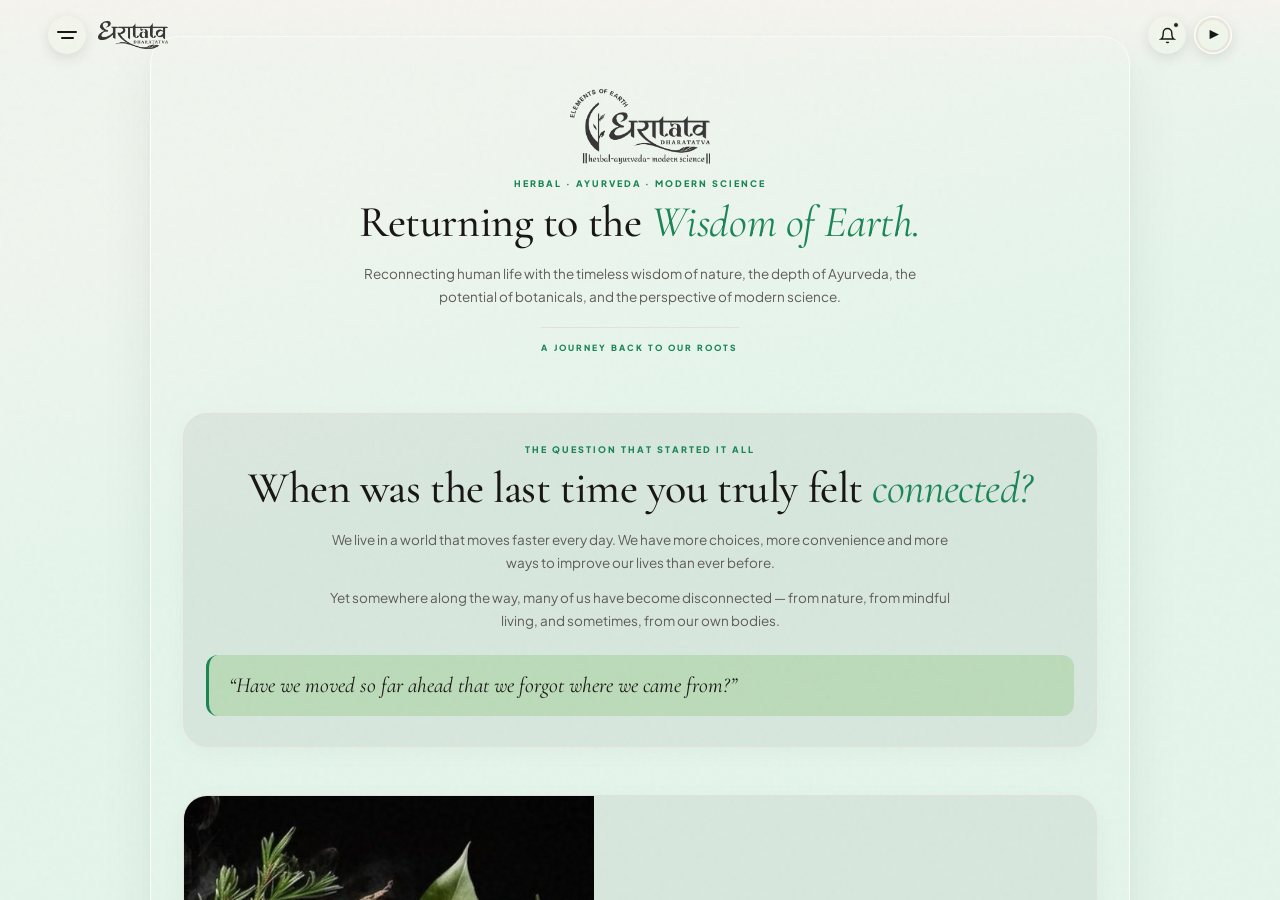
<file: about_dharatatva.html>
<!DOCTYPE html>
<html lang="en">
<head>
  <meta charset="UTF-8" />
  <meta name="viewport" content="width=device-width, initial-scale=1.0, maximum-scale=1.0, user-scalable=no, viewport-fit=cover" />
  <title>About - Dharatatva</title>

	<!-- Favicon & WhatsApp Preview Logo Icon -->
  <link rel="icon" type="image/avif" href="https://dharatatva.github.io/web/img/dharatatva_icon_black.avif" />
  <link rel="shortcut icon" href="https://dharatatva.github.io/web/img/dharatatva_icon_black.avif" />
  <link rel="apple-touch-icon" href="https://dharatatva.github.io/web/img/dharatatva_icon_black.avif" />

  <!-- Google Fonts -->
  <link rel="preconnect" href="https://fonts.googleapis.com">
  <link rel="preconnect" href="https://fonts.gstatic.com">
  <link href="https://fonts.googleapis.com/css2?family=Cinzel:wght@500;600;700&family=Cormorant+Garamond:ital,wght@0,400;0,500;0,600;0,700;1,400;1,600&family=Playfair+Display:ital,wght@0,500;0,600;1,400&family=Plus+Jakarta+Sans:wght@300;400;500;600;700;800&display=swap" rel="stylesheet">
  <link rel="stylesheet" href="https://cdnjs.cloudflare.com/ajax/libs/font-awesome/6.4.0/css/all.min.css">

  <script src="https://cdnjs.cloudflare.com/ajax/libs/gsap/3.12.5/gsap.min.js"></script>
  <link rel="stylesheet" type="text/css" href="css/home_style.css"/>
</head>
<body class="page-policy">

  <!-- AMBIENT AUDIO -->
  <audio id="ambientAudio" loop preload="auto">
    <source src="audio/about_dharatatva.opus" type="audio/ogg; codecs=opus">
    <source src="audio/about_dharatatva.opus" type="audio/opus">
  </audio>

  <div class="paper-grain"></div>

  <div class="app-viewport-wrapper">
    <div class="app-viewport-shell" id="appShell">
      <div class="toast-alert" id="toastAlert">Notice</div>
      <div class="global-backdrop" id="globalBackdrop"></div>

      <!-- VEDIC WELCOME DIALOG -->
      <div class="welcome-dialog-overlay" id="welcomeDialogOverlay">
        <div class="welcome-dialog-card">
          <div class="welcome-om-badge">🌿</div>
          <h2 class="welcome-title">Sacred Vedic Ritual</h2>
          <p class="welcome-sub">
            Enable peaceful background flute ambience for a sensory Ayurvedic wellness experience, while we cache ingredients and laboratory formulations for lightning-fast browsing.
          </p>

          <button class="welcome-action-btn-primary" onclick="acceptVedicExperience(true)">
            <span>🎵 Begin Vedic Experience</span>
            <span>→</span>
          </button>

          <button class="welcome-action-btn-secondary" onclick="acceptVedicExperience(false)">
            Enter Silently
          </button>
        </div>
      </div>

      <!-- HEADER -->
      <header>
        <div class="header-left">
          <button class="menu-toggle-btn" id="menuBtn" aria-label="Open Navigation Menu">
            <span></span>
            <span></span>
          </button>

          <a href="https://dharatatva.github.io/web" class="brand-logo-wrap">
            <img src="https://dharatatva.github.io/web/img/logo_dharatatva.avif" alt="Dharatatva" class="brand-logo-img">
          </a>
        </div>

        <div class="header-right-actions">
          <button class="icon-circle-btn" id="notifyBtn" aria-label="Notifications" onclick="showToast('No new notices')">
            <svg viewBox="0 0 24 24"><path d="M18 8A6 6 0 0 0 6 8c0 7-3 9-3 9h18s-3-2-3-9"></path><path d="M13.73 21a2 2 0 0 1-3.46 0"></path></svg>
            <div class="notify-badge"></div>
          </button>

          <div class="audio-wrapper-group">
            <div class="audio-reminder-pill" id="audioReminderPill" onclick="toggleAudio()">
              <span>Tap for Sound</span>
              <span style="font-size:11px; color:#725bb7;">🎵</span>
            </div>

            <div class="header-audio-btn" id="headerAudioBtn" onclick="toggleAudio()" title="Play / Pause Ambient Sound">
              <svg class="audio-progress-svg" viewBox="0 0 38 38">
                <circle class="audio-progress-bg" cx="19" cy="19" r="17"/>
                <circle class="audio-progress-bar" id="audioProgressCircle" cx="19" cy="19" r="17"/>
              </svg>
              <div class="audio-state-icon" id="audioStateIcon">▶</div>
            </div>
          </div>
        </div>
      </header>

      <!-- SCROLLABLE PAGE BODY -->
      <div class="app-scroll-body">
        
        <div class="editorial-page-container">

          <!-- 1. MASTHEAD HERO SECTION (Image 1) -->
          <section class="editorial-hero">
            <img src="https://dharatatva.github.io/web/img/logo_dharatatva_black.avif" alt="Dharatatva Elements of Earth" class="editorial-hero-logo">
            <span class="section-eyebrow">HERBAL · AYURVEDA · MODERN SCIENCE</span>
            <h1 class="editorial-title">
              Returning to the <span class="italic-accent">Wisdom of Earth.</span>
            </h1>
            <p class="editorial-lead" style="max-width: 560px; margin: 0 auto;">
              Reconnecting human life with the timeless wisdom of nature, the depth of Ayurveda, the potential of botanicals, and the perspective of modern science.
            </p>
            <span class="editorial-hero-tag">A Journey Back to Our Roots</span>
          </section>

          <!-- 2. THE QUESTION THAT STARTED IT ALL (Image 2) -->
          <section class="editorial-question-box">
            <span class="section-eyebrow">THE QUESTION THAT STARTED IT ALL</span>
            <h2 class="editorial-title">
              When was the last time you truly felt <span class="italic-accent">connected?</span>
            </h2>
            <div class="editorial-lead" style="max-width: 620px; margin: 0 auto;">
              <p>
                We live in a world that moves faster every day. We have more choices, more convenience and more ways to improve our lives than ever before.
              </p>
              <p>
                Yet somewhere along the way, many of us have become disconnected — from nature, from mindful living, and sometimes, from our own bodies.
              </p>
            </div>
            <div class="reflection-quote-card">
              <p>“Have we moved so far ahead that we forgot where we came from?”</p>
            </div>
          </section>

          <!-- 3. THE DHARATATVA IDEA (Image 3) -->
          <section class="split-feature-card">
            <div class="split-visual-pane">
              <img src="https://dharatatva.github.io/web/img/herbal.avif?auto=format&fit=crop&w=800&q=80" alt="Herbal Ingredients">
              <span class="split-visual-label">HERBAL</span>
            </div>
            <div class="split-text-pane">
              <span class="section-eyebrow">THE DHARATATVA IDEA</span>
              <h2 class="editorial-title">
                Nature was never <span class="italic-accent">outside us.</span>
              </h2>
              <p class="editorial-lead">
                The earth beneath our feet, the air we breathe, the water that sustains us, the fire that gives us energy, and the space that surrounds us are not merely elements of the world around us. They are part of the story of life itself.
              </p>
              <div class="editorial-callout-quote">
                Dharatatva was born from a simple belief: a more conscious relationship with nature can inspire a more thoughtful approach to wellbeing.
              </div>
            </div>
          </section>

          <!-- 4. OUR ORIGIN (Image 4) -->
          <section class="origin-grid-card">
            <span class="section-eyebrow">OUR ORIGIN</span>
            <h2 class="editorial-title">
              Born from the Soil. <span class="italic-accent">Built with Intention.</span>
            </h2>
            <div class="origin-two-cols">
              <div class="origin-col-p">
                <p>
                  <strong>Dharatatva is not simply a label placed on a bottle.</strong>
                </p>
                <p style="margin-top: 10px;">
                  It is an idea — a way of thinking about wellness, formulation and our relationship with nature.
                </p>
              </div>
              <div class="origin-col-p">
                <p>
                  We began with a question: Can ancient wisdom and modern understanding exist together without losing the essence of either?
                </p>
                <p style="margin-top: 10px;">
                  Our answer is Dharatatva — an ongoing journey to bring together traditional Ayurvedic knowledge, carefully considered botanicals and contemporary scientific thinking.
                </p>
              </div>
            </div>
          </section>

          <!-- 5. DHARA + TATVA NAME BREAKDOWN (Image 5) -->
          <section class="dhara-tatva-card">
            <div class="dt-unit">
              <span class="dt-badge">DHARA</span>
              <h4 class="dt-title">That which sustains life.</h4>
              <p class="dt-desc">The Earth. The source. The foundation from which life grows and returns.</p>
            </div>
            <div class="dt-plus">+</div>
            <div class="dt-unit">
              <span class="dt-badge">TATVA</span>
              <h4 class="dt-title">The essential elements.</h4>
              <p class="dt-desc">The fundamental principles that inspire our understanding of nature, balance and life.</p>
            </div>
          </section>

          <!-- 6. CORE PHILOSOPHY & SACRED TRIAD (Images 6 & 7) -->
          <section>
            <div style="text-align: center; margin-bottom: 20px;">
              <span class="section-eyebrow">OUR CORE PHILOSOPHY</span>
              <h2 class="editorial-title">
                Three perspectives. <span class="italic-accent">One thoughtful approach.</span>
              </h2>
              <p class="editorial-lead" style="max-width: 600px; margin: 0 auto;">
                Dharatatva brings together three complementary perspectives — ancient wisdom, the potential of botanicals, and modern scientific thinking.
              </p>
            </div>

            <div class="triad-grid">
              <!-- 01 Ayurveda -->
              <div class="triad-card">
                <div class="triad-img-box">
                  <img src="https://dharatatva.github.io/web/img/ayurveda.avif?auto=format&fit=crop&w=800&q=80" alt="Ayurveda">
                </div>
                <div class="triad-body">
                  <span class="card-step-num">01</span>
                  <h3 class="triad-name">Ayurveda</h3>
                  <span class="triad-sub">Wisdom rooted in balance.</span>
                  <p class="triad-text">
                    Ayurveda offers a holistic way of looking at wellbeing — understanding the individual, the body, lifestyle, balance and the relationship between them.
                  </p>
                </div>
              </div>

              <!-- 02 Botanicals -->
              <div class="triad-card">
                <div class="triad-img-box">
                  <img src="https://dharatatva.github.io/web/img/herbal.avif?auto=format&fit=crop&w=800&q=80" alt="Botanicals">
                </div>
                <div class="triad-body">
                  <span class="card-step-num">02</span>
                  <h3 class="triad-name">Botanicals</h3>
                  <span class="triad-sub">Nature's remarkable potential.</span>
                  <p class="triad-text">
                    Plants have been part of human wellness traditions for generations. We look to botanicals with respect, curiosity and a commitment to thoughtful formulation.
                  </p>
                </div>
              </div>

              <!-- 03 Modern Science -->
              <div class="triad-card">
                <div class="triad-img-box">
                  <img src="https://dharatatva.github.io/web/img/science.avif?auto=format&fit=crop&w=800&q=80" alt="Modern Science">
                </div>
                <div class="triad-body">
                  <span class="card-step-num">03</span>
                  <h3 class="triad-name">Modern Science</h3>
                  <span class="triad-sub">Understanding with greater precision.</span>
                  <p class="triad-text">
                    Modern science gives us tools to understand ingredients, formulation, quality and safety with greater clarity. We believe tradition and scientific thinking can complement one another.
                  </p>
                </div>
              </div>
            </div>
          </section>

          <!-- 7. THE BRIDGE (Image 8) -->
          <section class="bridge-card">
            <span class="section-eyebrow">THE BRIDGE</span>
            <h2 class="editorial-title">
              Where ancient wisdom <span class="italic-accent">meets modern thinking.</span>
            </h2>
            <div class="editorial-lead" style="max-width: 580px; margin: 0 auto;">
              <p>We do not believe that tradition and science have to stand on opposite sides.</p>
              <p>One carries generations of knowledge. The other gives us new ways to study, understand and refine.</p>
            </div>
            <span class="bridge-punchline">Dharatatva exists in the space between them.</span>
          </section>

          <!-- 8. BEHIND EVERY FORMULATION (Image 9) -->
          <section class="process-container-card">
            <span class="section-eyebrow">BEHIND EVERY FORMULATION</span>
            <h2 class="editorial-title">Thought before the bottle.</h2>
            <p class="editorial-lead">
              A product may reach the shelf in a moment. A thoughtful formulation should never begin there.
            </p>

            <div class="process-list">
              <div class="process-item">
                <span class="process-num">01</span>
                <div class="process-content">
                  <h5>Understand</h5>
                  <p>Begin with a real need and understand the purpose behind the formulation.</p>
                </div>
              </div>

              <div class="process-item">
                <span class="process-num">02</span>
                <div class="process-content">
                  <h5>Select</h5>
                  <p>Consider ingredients, botanical qualities and their role within the overall formulation.</p>
                </div>
              </div>

              <div class="process-item">
                <span class="process-num">03</span>
                <div class="process-content">
                  <h5>Formulate</h5>
                  <p>Bring ingredients together with intention, balance and attention to the desired product experience.</p>
                </div>
              </div>

              <div class="process-item">
                <span class="process-num">04</span>
                <div class="process-content">
                  <h5>Refine</h5>
                  <p>Continue improving the formulation rather than rushing something simply because it is marketable.</p>
                </div>
              </div>

              <div class="process-item">
                <span class="process-num">05</span>
                <div class="process-content">
                  <h5>Deliver</h5>
                  <p>Bring the finished product to people with clarity, responsibility and respect for their trust.</p>
                </div>
              </div>
            </div>
          </section>

          <!-- 9. OUR UNWAVERING COMMITMENT (Image 10) -->
          <section class="manifesto-oath-card">
            <span class="section-eyebrow">OUR UNWAVERING COMMITMENT</span>
            <h2 class="editorial-title">
              We don't believe in <span class="italic-accent">gilded illusions.</span>
            </h2>
            <div class="oath-stanzas" style="max-width: 580px; margin: 0 auto;">
              <p>We are not here to make promises that sound beautiful but mean little.</p>
              <p>We are not here simply to follow every passing trend.</p>
              <p>And we do not believe that beautiful packaging can replace thoughtful formulation.</p>
            </div>

            <div class="editorial-rule-divider"></div>

            <div class="oath-conclusion" style="max-width: 560px; margin: 0 auto;">
              <p>We would rather take the time to understand, formulate, refine and improve.</p>
              <p style="margin-top: 6px;">Because when someone chooses Dharatatva, they are not simply choosing a product.</p>
              <span class="oath-highlight">They are placing a little trust in our hands.</span>
            </div>
          </section>

          <!-- 10. DIFFERENT NEEDS (Image 11) -->
          <section>
            <div style="text-align: center; margin-bottom: 20px;">
              <h2 class="editorial-title">
                Different needs. <span class="italic-accent">One philosophy.</span>
              </h2>
              <p class="editorial-lead" style="max-width: 600px; margin: 0 auto;">
                Wellness is personal. Your needs change with your age, lifestyle, priorities and stage of life. Dharatatva is being built with that individuality in mind.
              </p>
            </div>

            <div class="pillars-grid">
              <div class="pillar-card">
                <span class="pillar-num">01</span>
                <h4 class="pillar-title">Health</h4>
                <p class="pillar-desc">Thoughtful solutions inspired by holistic wellbeing and everyday health needs.</p>
              </div>

              <div class="pillar-card">
                <span class="pillar-num">02</span>
                <h4 class="pillar-title">Women</h4>
                <p class="pillar-desc">Formulations created with the unique needs and everyday experiences of women in mind.</p>
              </div>

              <div class="pillar-card">
                <span class="pillar-num">03</span>
                <h4 class="pillar-title">Men</h4>
                <p class="pillar-desc">Purposeful personal wellness and care designed around the modern man's lifestyle.</p>
              </div>

              <div class="pillar-card">
                <span class="pillar-num">04</span>
                <h4 class="pillar-title">Kids</h4>
                <p class="pillar-desc">Thoughtfully considered products for younger members of the family, with care at the centre.</p>
              </div>
            </div>
          </section>

          <!-- 11. QUALITY WITH RESPONSIBILITY (Image 12) -->
          <section class="split-feature-card">
            <div class="split-visual-pane">
              <img src="https://dharatatva.github.io/web/img/science.avif?auto=format&fit=crop&w=800&q=80" alt="Modern Science Laboratory">
              <span class="split-visual-label">MODERN SCIENCE</span>
            </div>
            <div class="split-text-pane">
              <span class="section-eyebrow">QUALITY WITH RESPONSIBILITY</span>
              <h2 class="editorial-title">
                Because trust <span class="italic-accent">should be earned.</span>
              </h2>
              <p class="editorial-lead">
                Our responsibility does not end when a formulation is created. It extends to how we think about ingredients, formulation, quality, product information and the experience we create for the people who choose us.
              </p>
              <p class="editorial-lead" style="margin-top: 10px;">
                We believe transparency should be part of wellness. What a product is, what it is intended for, and how it should be used should never be hidden behind unnecessary mystery.
              </p>

              <div class="responsibility-sub-list">
                <div class="resp-item">
                  <strong>Thoughtful Formulation</strong>
                  <span>Purpose before trend.</span>
                </div>
                <div class="resp-item">
                  <strong>Ingredient Consciousness</strong>
                  <span>Respect for what goes into every formula.</span>
                </div>
                <div class="resp-item">
                  <strong>Responsible Communication</strong>
                  <span>Clarity before exaggerated promises.</span>
                </div>
                <div class="resp-item">
                  <strong>Continuous Improvement</strong>
                  <span>Better is always worth pursuing.</span>
                </div>
              </div>
            </div>
          </section>

          <!-- 12. MORE THAN A PRODUCT BRAND (Image 13) -->
          <section>
            <div style="text-align: center; margin-bottom: 20px;">
              <span class="section-eyebrow">MORE THAN A PRODUCT BRAND</span>
              <h2 class="editorial-title">
                We are building <span class="italic-accent">a relationship with nature.</span>
              </h2>
            </div>

            <div class="values-grid">
              <div class="value-card">
                <span class="card-step-num">01</span>
                <h4 class="pillar-title">Respect</h4>
                <p class="editorial-lead">Respect for the knowledge that came before us and the natural world that continues to inspire us.</p>
              </div>

              <div class="value-card">
                <span class="card-step-num">02</span>
                <h4 class="pillar-title">Responsibility</h4>
                <p class="editorial-lead">Responsibility toward the formulations we create and the trust people place in them.</p>
              </div>

              <div class="value-card">
                <span class="card-step-num">03</span>
                <h4 class="pillar-title">Curiosity</h4>
                <p class="editorial-lead">A willingness to keep learning, questioning, researching and improving.</p>
              </div>
            </div>
          </section>

          <!-- 13. DARK BANNER: THIS IS ONLY THE BEGINNING (Image 14) -->
          <section class="dark-chapter-banner">
            <span class="section-eyebrow">THIS IS ONLY THE BEGINNING</span>
            <h2 class="editorial-title">
              Today is a chapter. <span class="italic-accent">Tomorrow is the journey.</span>
            </h2>
            <div style="max-width: 580px; margin: 0 auto;">
              <p>The products you see today are part of our beginning.</p>
              <p style="margin: 10px 0;">The products yet to come will carry the same intention: to explore better ideas, understand nature more deeply, and create thoughtful solutions for changing lives.</p>
              <p>We do not want to simply become another name on a shelf.</p>
            </div>
            <span class="lead-punch">
              We want Dharatatva to become a reminder — that living well can begin by reconnecting with what is real.
            </span>
          </section>

          <!-- 14. THE DHARATATVA MANIFESTO (Image 15) -->
          <section class="poetic-manifesto-card">
            <span class="section-eyebrow">THE DHARATATVA MANIFESTO</span>
            
            <div class="poetic-lines">
              Life begins with the Earth.<br>
              Life moves through the Elements.<br>
              Wisdom grows through Ayurveda.<br>
              Possibility lives within Botanicals.<br>
              Understanding evolves through Science.
            </div>

            <div class="editorial-rule-divider"></div>

            <div class="manifesto-brand-sign">Dharatatva</div>
            <span class="manifesto-tagline">ELEMENTS OF EARTH</span>
            
            <h3 class="editorial-title" style="font-size: 1.45rem; margin: 0;">
              Come, let us return to what truly connects us.
            </h3>
          </section>

          <!-- 15. YOUR JOURNEY. YOUR CHOICE & CONTACT (Image 16) -->
          <section class="contact-sanctum-card" id="support">
            <span class="section-eyebrow">YOUR JOURNEY. YOUR CHOICE.</span>
            <h2 class="editorial-title">
              Perhaps returning to nature <span class="italic-accent">doesn't mean going backward.</span>
            </h2>
            <p class="editorial-lead" style="max-width: 540px; margin: 0 auto 10px;">
              Perhaps it means moving forward — with greater awareness of where we came from.
            </p>
            <p class="editorial-lead" style="max-width: 540px; margin: 0 auto 20px;">
              Whatever brings you here, we hope Dharatatva becomes a small part of your journey toward a more conscious relationship with wellbeing.
            </p>

            <div style="margin-bottom: 32px;">
              <strong style="font-family: var(--font-cormorant); font-size: 1.5rem; letter-spacing: 0.04em;">DHARATATVA</strong><br>
              <span style="font-size: 8px; letter-spacing: 0.22em; text-transform: uppercase; color: var(--muted); font-weight: 700;">ELEMENTS OF EARTH</span>
            </div>

			<div class="editorial-rule-divider"></div>

			  <span class="triad-sub" style="font-weight: 600;margin-bottom: 0px;letter-spacing: 2px;">A BRAND BY</span>
			  <div class="poetic-lines" style="margin-bottom: -12px;font-weight: 800;">Dishita Enterprises</div>
			  <span style="font-size: 8px; letter-spacing: 0.22em; text-transform: uppercase; color: var(--muted); font-weight: 700;">Legal Trade Name</span>
<br>
			<span style="font-size: 12px; letter-spacing: 0.18em; font-weight: 500;">dishitaenterprisesofficial@gmail.com</span>

            <div class="editorial-rule-divider"></div>

            <!-- HAVE A QUESTION? -->
            <div style="margin-top: 20px;">
              <span class="section-eyebrow">WE ARE HERE TO LISTEN</span>
              <h3 style="font-family: var(--font-cormorant); font-size: 1.6rem; color: var(--text); margin-bottom: 6px;">Have a question?</h3>
              <p class="editorial-lead" style="max-width: 480px; margin: 0 auto;">
                Whether you want to understand our formulations, ingredients, product usage or our philosophy, our care team is here to help.
              </p>

              <div class="sanctum-emails">
                <a href="mailto:care@dharatatva.in">care@dharatatva.in</a>
                <a href="mailto:support@dharatatva.in">support@dharatatva.in</a>
              </div>

              <div style="margin-top: 14px;">
                <span style="font-size: 9px; letter-spacing: 0.18em; text-transform: uppercase; font-weight: 800; color: var(--muted); display: block; margin-bottom: 8px;">FOLLOW THE JOURNEY</span>
                <div class="social-links-row">
                  <a href="#" aria-label="Facebook"><i class="fab fa-facebook-f"></i></a>
                  <a href="#" aria-label="Instagram"><i class="fab fa-instagram"></i></a>
                  <a href="#" aria-label="Youtube"><i class="fab fa-youtube"></i></a>
                </div>
              </div>
            </div>
          </section>

        </div>

      </div>

      <!-- WARM FLOATING CURVED LUXURY DRAWER WITH FOOTER -->
      <div class="curved-warm-drawer" id="editorialMenuDrawer">
        <div class="warm-drawer-top">
          <button class="warm-drawer-close" id="closeMenuBtn" aria-label="Close Navigation">
            <svg viewBox="0 0 24 24"><line x1="18" y1="6" x2="6" y2="18"/><line x1="6" y1="6" x2="18" y2="18"/></svg>
          </button>
        </div>

        <div class="warm-drawer-menu-list">
          <span class="drawer-section-heading">Explore</span>
          <div class="warm-menu-group">
            <a href="https://dharatatva.github.io/web" class="warm-menu-item">
              <div class="warm-item-icon">
                <svg viewBox="0 0 24 24"><path d="M10 20v-6h4v6h5v-8h3L12 3 2 12h3v8z"></path></svg>
              </div>
              <span class="warm-item-title">Home / Products</span>
            </a>
          </div>
		  
          <div class="warm-menu-group">
            <a href="https://dharatatva.github.io/web/about_dharatatva" class="warm-menu-item">
              <div class="warm-item-icon">
                <svg viewBox="0 0 24 24"><path d="M12 2a10 10 0 1 0 10 10A10 10 0 0 0 12 2zm0 18a8 8 0 1 1 8-8 8 8 0 0 1-8 8z"/><circle cx="12" cy="12" r="3"/></svg>
              </div>
              <span class="warm-item-title">About Dharatatva</span>
            </a>
          </div>

          <div class="warm-divider-subtle"></div>

          <span class="drawer-section-heading">Orders, Fulfillment & Governance</span>
          <div class="warm-menu-group">
            <a href="https://dharatatva.github.io/web/Shipping_Policy" class="warm-menu-item">
              <div class="warm-item-icon">
                <svg viewBox="0 0 24 24"><rect x="1" y="3" width="15" height="13" rx="1"/><polygon points="16 8 20 8 23 11 23 16 16 16 8"/><circle cx="5.5" cy="18.5" r="2.5"/><circle cx="18.5" cy="18.5" r="2.5"/></svg>
              </div>
              <span class="warm-item-title">Shipping Policy</span>
            </a>

            <a href="https://dharatatva.github.io/web/Returns_and_Refunds_policy" class="warm-menu-item">
              <div class="warm-item-icon">
                <svg viewBox="0 0 24 24"><path d="M3 12a9 9 0 1 0 9-9 9.75 9.75 0 0 0-6.74 2.74L3 8"/><polyline points="3 3 3 8 8 8"/></svg>
              </div>
              <span class="warm-item-title">Returns and Refunds</span>
            </a>

            <a href="https://dharatatva.github.io/web/Cancellation_Policy" class="warm-menu-item">
              <div class="warm-item-icon">
                <svg viewBox="0 0 24 24"><circle cx="12" cy="12" r="10"/><line x1="4.93" y1="4.93" x2="19.07" y2="19.07"/></svg>
              </div>
              <span class="warm-item-title">Cancellation Policy</span>
            </a>
          </div>
          <div class="warm-menu-group">
            <a href="https://dharatatva.github.io/web/Privacy_Policy" class="warm-menu-item">
              <div class="warm-item-icon">
                <svg viewBox="0 0 24 24"><path d="M12 22s8-4 8-10V5l-8-3-8 3v7c0 6 8 10 8 10z"/></svg>
              </div>
              <span class="warm-item-title">Privacy Policy</span>
            </a>

            <a href="https://dharatatva.github.io/web/Terms_and_Conditions" class="warm-menu-item">
              <div class="warm-item-icon">
                <svg viewBox="0 0 24 24"><path d="M14 2H6a2 2 0 0 0-2 2v16a2 2 0 0 0 2 2h12a2 2 0 0 0 2-2V8z"/><polyline points="14 2 14 8 20 8"/><line x1="16" y1="13" x2="8" y2="13"/><line x1="16" y1="17" x2="8" y2="17"/></svg>
              </div>
              <span class="warm-item-title">Terms and Conditions</span>
            </a>
          </div>

          <div class="concierge-glass-card">
            <div class="concierge-card-head">
              <span class="concierge-card-title">Customer Service</span>
              <div class="concierge-live-badge">
                <div class="live-dot"></div>
                <span>Live Assistance</span>
              </div>
            </div>

			  <div class="concierge-card-meta">
              <p><strong>Dharatatva</strong> by Dishita Enterprises</p>
            </div>
			  <div class="concierge-card-meta">
              <p><strong>Sanctum Hours:</strong> Mon – Sat · 9:30 AM – 6:30 PM</p>
              <p><strong>Care Desk:</strong> care@dharatatva.com</p>
            </div>


            <a href="https://wa.me/919713065064?text=Namaste%20Dharatatva%2C%20I%20need%20assistance%20with%20my%20order." target="_blank" rel="noopener" class="whatsapp-action-pill">
              <svg viewBox="0 0 24 24">
                <path d="M.057 24l1.687-6.163c-1.041-1.804-1.588-3.849-1.587-5.946.003-6.556 5.338-11.891 11.893-11.891 3.181.001 6.167 1.24 8.413 3.488 2.245 2.248 3.481 5.236 3.48 8.414-.003 6.557-5.338 11.892-11.893 11.892-1.99-.001-3.951-.5-5.688-1.448l-6.305 1.654zm6.597-3.807c1.676.995 3.276 1.591 5.392 1.592 5.448 0 9.886-4.434 9.889-9.885.002-5.462-4.415-9.89-9.881-9.892-5.452 0-9.887 4.434-9.889 9.884-.001 2.225.651 3.891 1.746 5.634l-.999 3.648 3.742-.981zm11.387-5.464c-.074-.124-.272-.198-.57-.347-.297-.149-1.758-.868-2.031-.967-.272-.099-.47-.149-.669.149-.198.297-.768.967-.941 1.165-.173.198-.347.223-.644.074-.297-.149-1.255-.462-2.39-1.475-.883-.788-1.48-1.761-1.653-2.059-.173-.297-.018-.458.13-.606.134-.133.297-.347.446-.521.151-.172.2-.296.3-.495.099-.198.05-.372-.025-.521-.075-.148-.669-1.611-.916-2.206-.242-.579-.487-.501-.669-.51l-.57-.01c-.198 0-.52.074-.792.372s-1.04 1.016-1.04 2.479 1.065 2.876 1.213 3.074c.149.198 2.095 3.2 5.076 4.487.709.306 1.263.489 1.694.626.712.226 1.36.194 1.872.118.571-.085 1.758-.719 2.006-1.413.248-.695.248-1.29.173-1.414z"/>
              </svg>
              <span>Chat on WhatsApp</span>
            </a>
          </div>
        </div>

        <div class="warm-drawer-footer-brand">
          <div class="warm-menu-item">
            <div class="warm-item-icon">
              <img src="https://dharatatva.github.io/web/img/dharatatva_icon_white.avif" alt="logo icon" style="height: 45px;" />
            </div>
            <div>
              <span class="footer-brand-title">Dharatatva</span><br>
              <span class="footer-brand-tagline">Herbal | Ayurveda | Modern Science</span>
            </div>
          </div>
        </div>
      </div>

    </div>
  </div>

  <script>
    function haptic(ms = 8) {
      if (typeof navigator.vibrate === 'function') {
        try { navigator.vibrate(ms); } catch (e) {}
      }
    }

    let toastTimer = null;
    function showToast(text) {
      const toast = document.getElementById('toastAlert');
      toast.textContent = text;
      toast.classList.add('show');
      if (toastTimer) clearTimeout(toastTimer);
      toastTimer = setTimeout(() => toast.classList.remove('show'), 2000);
    }

    /* AUDIO CONTROLLER */
    const audioEl = document.getElementById('ambientAudio');
    const audioBtn = document.getElementById('headerAudioBtn');
    const audioIcon = document.getElementById('audioStateIcon');
    const audioReminderPill = document.getElementById('audioReminderPill');
    const progressCircle = document.getElementById('audioProgressCircle');
    const circumference = 2 * Math.PI * 17;
    let isAudioPlaying = false;

    function dismissReminderPill() {
      if (audioReminderPill) audioReminderPill.classList.remove('active');
      if (audioBtn) audioBtn.classList.remove('attention');
    }

    function playAudio() {
      return audioEl.play().then(() => {
        isAudioPlaying = true;
        audioBtn.classList.add('playing');
        audioIcon.innerText = '❚❚';
        dismissReminderPill();
      }).catch(err => {
        if (audioReminderPill) audioReminderPill.classList.add('active');
        if (audioBtn) audioBtn.classList.add('attention');
        throw err;
      });
    }

    function pauseAudio() {
      audioEl.pause();
      isAudioPlaying = false;
      audioBtn.classList.remove('playing');
      audioIcon.innerText = '▶';
    }

    function toggleAudio() {
      dismissReminderPill();
      if (isAudioPlaying) pauseAudio();
      else playAudio();
    }

    audioEl.addEventListener('timeupdate', () => {
      if (audioEl.duration) {
        const percent = audioEl.currentTime / audioEl.duration;
        const offset = circumference - (percent * circumference);
        progressCircle.style.strokeDashoffset = offset;
      }
    });

    const CACHE_KEY = "dharatatva_welcome_accepted";
    const welcomeModal = document.getElementById('welcomeDialogOverlay');

    function acceptVedicExperience(withAudio) {
      haptic(20);
      localStorage.setItem(CACHE_KEY, "true");
      welcomeModal.classList.remove('active');
      if (withAudio) playAudio();
    }

    window.addEventListener('DOMContentLoaded', () => {
      const alreadyAccepted = localStorage.getItem(CACHE_KEY);
      if (!alreadyAccepted) {
        setTimeout(() => welcomeModal.classList.add('active'), 2700);
      } else {
        setTimeout(() => {
          playAudio().catch(() => {
            const handleFirstUserTouch = () => {
              playAudio().then(() => dismissReminderPill()).catch(() => {});
            };
            window.addEventListener('touchstart', handleFirstUserTouch, { once: true, passive: true });
            window.addEventListener('click', handleFirstUserTouch, { once: true });
          });
        }, 800);
      }
    });

    /* MODAL MANAGEMENT */
    const globalBackdrop = document.getElementById('globalBackdrop');
    const editorialMenuDrawer = document.getElementById('editorialMenuDrawer');

    function closeAllModals() {
      if (welcomeModal.classList.contains('active')) return;
      editorialMenuDrawer.classList.remove('open');
      globalBackdrop.classList.remove('active');
    }

    globalBackdrop.addEventListener('click', closeAllModals);

    document.getElementById('menuBtn').addEventListener('click', () => {
      haptic(14);
      closeAllModals();
      globalBackdrop.classList.add('active');
      editorialMenuDrawer.classList.add('open');
    });

    document.getElementById('closeMenuBtn').addEventListener('click', closeAllModals);
  </script>
</body>
</html>
</file>
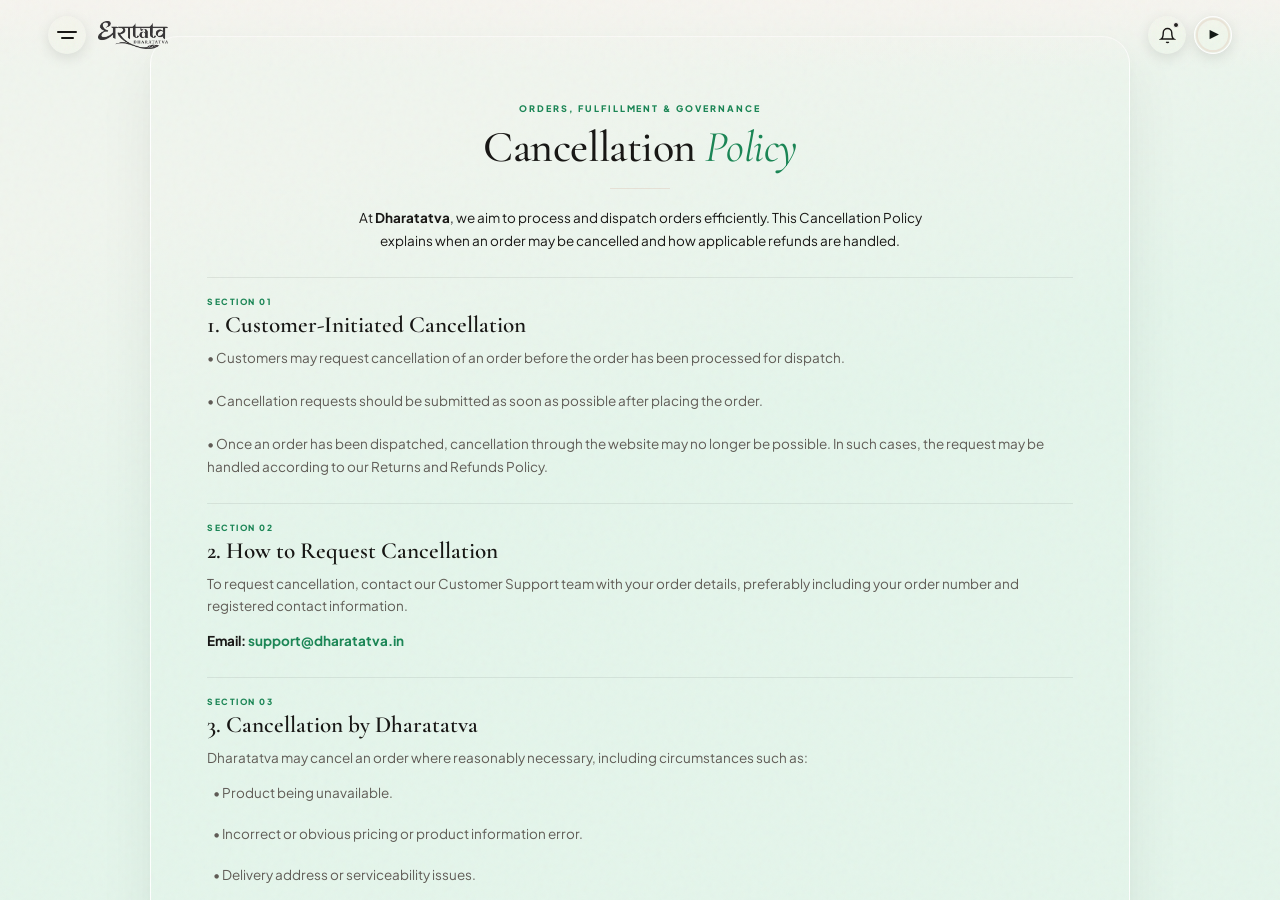
<file: Cancellation_Policy.html>
<!DOCTYPE html>
<html lang="en">
<head>
  <meta charset="UTF-8" />
  <meta name="viewport" content="width=device-width, initial-scale=1.0, maximum-scale=1.0, user-scalable=no, viewport-fit=cover" />
  <title>Cancellation Policy - Dharatatva</title>

	  <!-- Favicon & WhatsApp Preview Logo Icon -->
  <link rel="icon" type="image/avif" href="https://dharatatva.github.io/web/img/dharatatva_icon_black.avif" />
  <link rel="shortcut icon" href="https://dharatatva.github.io/web/img/dharatatva_icon_black.avif" />
  <link rel="apple-touch-icon" href="https://dharatatva.github.io/web/img/dharatatva_icon_black.avif" />

  <!-- Google Fonts -->
  <link rel="preconnect" href="https://fonts.googleapis.com">
  <link rel="preconnect" href="https://fonts.gstatic.com">
  <link href="https://fonts.googleapis.com/css2?family=Cinzel:wght@500;600;700&family=Cormorant+Garamond:ital,wght@0,400;0,500;0,600;0,700;1,400;1,600&family=Playfair+Display:ital,wght@0,500;0,600;1,400&family=Plus+Jakarta+Sans:wght@300;400;500;600;700;800&display=swap" rel="stylesheet">
  <link rel="stylesheet" href="https://cdnjs.cloudflare.com/ajax/libs/font-awesome/6.4.0/css/all.min.css">

  <script src="https://cdnjs.cloudflare.com/ajax/libs/gsap/3.12.5/gsap.min.js"></script>
  <link rel="stylesheet" type="text/css" href="css/home_style.css"/>
</head>
<body class="page-policy">

  <!-- AMBIENT AUDIO -->
  <audio id="ambientAudio" loop preload="auto">
    <source src="https://actions.google.com/sounds/v1/ambiences/meditation_bell_soundbath.ogg" type="audio/ogg">
    <source src="https://cdn.pixabay.com/download/audio/2022/05/27/audio_1808fbf07a.mp3?filename=meditation-flute-112195.mp3" type="audio/mpeg">
  </audio>

  <div class="paper-grain"></div>

  <div class="app-viewport-wrapper">
    <div class="app-viewport-shell" id="appShell">
      <div class="global-backdrop" id="globalBackdrop"></div>

      <!-- VEDIC WELCOME DIALOG -->
      <div class="welcome-dialog-overlay" id="welcomeDialogOverlay"></div>

      <!-- HEADER -->
      <header>
        <div class="header-left">
          <button class="menu-toggle-btn" id="menuBtn" aria-label="Open Navigation Menu">
            <span></span>
            <span></span>
          </button>

          <a href="https://dharatatva.github.io/web" class="brand-logo-wrap">
            <img src="https://dharatatva.github.io/web/img/logo_dharatatva.avif" alt="Dharatatva" class="brand-logo-img">
          </a>
        </div>

        <div class="header-right-actions">
          <button class="icon-circle-btn" id="notifyBtn" aria-label="Notifications" onclick="showToast('No new notices')">
            <svg viewBox="0 0 24 24"><path d="M18 8A6 6 0 0 0 6 8c0 7-3 9-3 9h18s-3-2-3-9"></path><path d="M13.73 21a2 2 0 0 1-3.46 0"></path></svg>
            <div class="notify-badge"></div>
          </button>

          <div class="audio-wrapper-group">
            <div class="audio-reminder-pill" id="audioReminderPill" onclick="toggleAudio()">
              <span>Tap for Sound</span>
              <span style="font-size:11px; color:#725bb7;">🎵</span>
            </div>

            <div class="header-audio-btn" id="headerAudioBtn" onclick="toggleAudio()" title="Play / Pause Ambient Sound">
              <svg class="audio-progress-svg" viewBox="0 0 38 38">
                <circle class="audio-progress-bg" cx="19" cy="19" r="17"/>
                <circle class="audio-progress-bar" id="audioProgressCircle" cx="19" cy="19" r="17"/>
              </svg>
              <div class="audio-state-icon" id="audioStateIcon">▶</div>
            </div>
          </div>
        </div>
      </header>

      <!-- SCROLLABLE PAGE BODY -->
      <div class="app-scroll-body">
        
        <div class="editorial-page-container">

          <!-- POLICY CARD SHELL -->
          <section class="origin-grid-card" style="padding: 34px 24px;">

            <!-- PAGE HEADER -->
            <div style="text-align: center; margin-bottom: 24px;">
              <span class="section-eyebrow">ORDERS, FULFILLMENT &amp; GOVERNANCE</span>
              <h1 class="editorial-title" style="margin-bottom: 6px;">
                Cancellation <span class="italic-accent">Policy</span>
              </h1>
              <div class="editorial-rule-divider" style="margin: 14px auto 18px;"></div>
              <p class="editorial-lead" style="max-width: 600px; margin: 0 auto; color: var(--text);">
                At <strong>Dharatatva</strong>, we aim to process and dispatch orders efficiently. This Cancellation Policy explains when an order may be cancelled and how applicable refunds are handled.
              </p>
            </div>

            <!-- 1. CUSTOMER-INITIATED CANCELLATION -->
            <div style="margin-top: 24px; padding-top: 18px; border-top: 1px solid var(--hairline);">
              <span style="font-size: 8.5px; letter-spacing: 0.18em; text-transform: uppercase; color: var(--bronze); font-weight: 800; display: block; margin-bottom: 4px;">Section 01</span>
              <h3 style="font-family: var(--font-cormorant, 'Cormorant Garamond', Georgia, serif); font-size: 1.45rem; color: var(--text); margin-bottom: 8px; font-weight: 600;">
                1. Customer-Initiated Cancellation
              </h3>
              <div class="editorial-lead" style="display: flex; flex-direction: column; gap: 8px;">
                <p>• Customers may request cancellation of an order before the order has been processed for dispatch.</p>
                <p>• Cancellation requests should be submitted as soon as possible after placing the order.</p>
                <p>• Once an order has been dispatched, cancellation through the website may no longer be possible. In such cases, the request may be handled according to our Returns and Refunds Policy.</p>
              </div>
            </div>

            <!-- 2. HOW TO REQUEST CANCELLATION -->
            <div style="margin-top: 24px; padding-top: 18px; border-top: 1px solid var(--hairline);">
              <span style="font-size: 8.5px; letter-spacing: 0.18em; text-transform: uppercase; color: var(--bronze); font-weight: 800; display: block; margin-bottom: 4px;">Section 02</span>
              <h3 style="font-family: var(--font-cormorant, 'Cormorant Garamond', Georgia, serif); font-size: 1.45rem; color: var(--text); margin-bottom: 8px; font-weight: 600;">
                2. How to Request Cancellation
              </h3>
              <div class="editorial-lead">
                <p>To request cancellation, contact our Customer Support team with your order details, preferably including your order number and registered contact information.</p>
                <p style="margin-top: 8px;">
                  <strong style="color: var(--text);">Email:</strong> 
                  <a href="mailto:support@dharatatva.in" style="color: var(--bronze); font-weight: 700; text-decoration: none;">support@dharatatva.in</a>
                </p>
              </div>
            </div>

            <!-- 3. CANCELLATION BY DHARATATVA -->
            <div style="margin-top: 24px; padding-top: 18px; border-top: 1px solid var(--hairline);">
              <span style="font-size: 8.5px; letter-spacing: 0.18em; text-transform: uppercase; color: var(--bronze); font-weight: 800; display: block; margin-bottom: 4px;">Section 03</span>
              <h3 style="font-family: var(--font-cormorant, 'Cormorant Garamond', Georgia, serif); font-size: 1.45rem; color: var(--text); margin-bottom: 8px; font-weight: 600;">
                3. Cancellation by Dharatatva
              </h3>
              <div class="editorial-lead">
                <p>Dharatatva may cancel an order where reasonably necessary, including circumstances such as:</p>
                <div style="display: flex; flex-direction: column; gap: 6px; margin-top: 8px; padding-left: 6px;">
                  <p>• Product being unavailable.</p>
                  <p>• Incorrect or obvious pricing or product information error.</p>
                  <p>• Delivery address or serviceability issues.</p>
                  <p>• Suspected fraudulent or unauthorised transaction.</p>
                  <p>• Technical or system-related issues.</p>
                  <p>• Other legitimate operational or legal reasons.</p>
                </div>
              </div>
            </div>

            <!-- 4. REFUND AFTER CANCELLATION -->
            <div style="margin-top: 24px; padding-top: 18px; border-top: 1px solid var(--hairline);">
              <span style="font-size: 8.5px; letter-spacing: 0.18em; text-transform: uppercase; color: var(--bronze); font-weight: 800; display: block; margin-bottom: 4px;">Section 04</span>
              <h3 style="font-family: var(--font-cormorant, 'Cormorant Garamond', Georgia, serif); font-size: 1.45rem; color: var(--text); margin-bottom: 8px; font-weight: 600;">
                4. Refund After Cancellation
              </h3>
              <div class="editorial-lead" style="display: flex; flex-direction: column; gap: 8px;">
                <p>• If an eligible prepaid order is successfully cancelled before dispatch, the applicable refundable amount will be processed according to our refund procedure.</p>
                <p>• Refund processing time may depend on the payment gateway, bank, financial institution, or payment method used.</p>
                <p>• Shipping or other charges, where applicable and legally permissible, may be treated according to the circumstances of the cancellation and our applicable refund policy.</p>
              </div>
            </div>

            <!-- 5. CASH ON DELIVERY ORDERS -->
            <div style="margin-top: 24px; padding-top: 18px; border-top: 1px solid var(--hairline);">
              <span style="font-size: 8.5px; letter-spacing: 0.18em; text-transform: uppercase; color: var(--bronze); font-weight: 800; display: block; margin-bottom: 4px;">Section 05</span>
              <h3 style="font-family: var(--font-cormorant, 'Cormorant Garamond', Georgia, serif); font-size: 1.45rem; color: var(--text); margin-bottom: 8px; font-weight: 600;">
                5. Cash on Delivery Orders
              </h3>
              <div class="editorial-lead" style="display: flex; flex-direction: column; gap: 8px;">
                <p>• For Cash on Delivery orders, customers may request cancellation before dispatch.</p>
                <p>• Repeated refusal, non-acceptance, or cancellation of COD shipments after dispatch may affect future COD availability for the customer, subject to applicable business practices and law.</p>
              </div>
            </div>

            <!-- 6. CANCELLATION AFTER DISPATCH -->
            <div style="margin-top: 24px; padding-top: 18px; border-top: 1px solid var(--hairline);">
              <span style="font-size: 8.5px; letter-spacing: 0.18em; text-transform: uppercase; color: var(--bronze); font-weight: 800; display: block; margin-bottom: 4px;">Section 06</span>
              <h3 style="font-family: var(--font-cormorant, 'Cormorant Garamond', Georgia, serif); font-size: 1.45rem; color: var(--text); margin-bottom: 8px; font-weight: 600;">
                6. Cancellation After Dispatch
              </h3>
              <div class="editorial-lead" style="display: flex; flex-direction: column; gap: 8px;">
                <p>• Once an order has been handed over to the shipping or logistics provider, cancellation may not be available through the normal cancellation process.</p>
                <p>• If the customer no longer wishes to receive a dispatched order, the applicable process will be governed by our Returns and Refunds Policy and the circumstances of the shipment.</p>
              </div>
            </div>

            <!-- 7. DUPLICATE ORDERS -->
            <div style="margin-top: 24px; padding-top: 18px; border-top: 1px solid var(--hairline);">
              <span style="font-size: 8.5px; letter-spacing: 0.18em; text-transform: uppercase; color: var(--bronze); font-weight: 800; display: block; margin-bottom: 4px;">Section 07</span>
              <h3 style="font-family: var(--font-cormorant, 'Cormorant Garamond', Georgia, serif); font-size: 1.45rem; color: var(--text); margin-bottom: 8px; font-weight: 600;">
                7. Duplicate Orders
              </h3>
              <div class="editorial-lead">
                <p>• If you accidentally place duplicate orders, contact Customer Support as soon as possible. We will make reasonable efforts to cancel the duplicate order if it has not yet been dispatched.</p>
              </div>
            </div>

            <!-- 8. CONTACT US -->
            <div style="margin-top: 24px; padding-top: 18px; border-top: 1px solid var(--hairline);">
              <span style="font-size: 8.5px; letter-spacing: 0.18em; text-transform: uppercase; color: var(--bronze); font-weight: 800; display: block; margin-bottom: 4px;">Section 08</span>
              <h3 style="font-family: var(--font-cormorant, 'Cormorant Garamond', Georgia, serif); font-size: 1.45rem; color: var(--text); margin-bottom: 8px; font-weight: 600;">
                8. Contact Us
              </h3>
              <div class="editorial-lead">
                <p>For cancellation requests or assistance, please reach out directly:</p>
                <p style="margin-top: 8px;">
                  <strong style="color: var(--text);">Email:</strong> 
                  <a href="mailto:support@dharatatva.in" style="color: var(--bronze); font-weight: 700; text-decoration: none;">support@dharatatva.in</a>
                </p>
              </div>
            </div>

            <!-- IMPORTANT NOTE HIGHLIGHT CARD -->
            <div class="reflection-quote-card" style="margin-top: 32px;">
              <span style="font-size: 9px; letter-spacing: 0.2em; text-transform: uppercase; color: var(--bronze); font-weight: 800; display: block; margin-bottom: 6px;">Important Note</span>
              <p style="font-family: var(--font-sans); font-style: normal; font-size: 13px; line-height: 1.65; color: var(--text);">
                Cancellation eligibility may depend on the processing and dispatch status of the order. Customers are encouraged to contact us as soon as possible if they wish to cancel an order.
              </p>
            </div>

          </section>

          <!-- CONCIERGE & CARE CARD -->
          <section class="contact-sanctum-card">
            <span class="section-eyebrow">CARE DESK</span>
            <h3 style="font-family: var(--font-cormorant); font-size: 1.6rem; color: var(--text); margin-bottom: 6px;">
              Need help with your order?
            </h3>
            <p class="editorial-lead" style="max-width: 460px; margin: 0 auto;">
              Our concierge team is available Monday to Saturday to assist you with order modifications or cancellation queries.
            </p>

            <div class="sanctum-emails">
              <a href="mailto:support@dharatatva.in">support@dharatatva.in</a>
              <a href="mailto:care@dharatatva.in">care@dharatatva.in</a>
            </div>

            <div style="margin-top: 14px;">
              <span style="font-size: 9px; letter-spacing: 0.18em; text-transform: uppercase; font-weight: 800; color: var(--muted); display: block; margin-bottom: 8px;">FOLLOW THE JOURNEY</span>
              <div class="social-links-row">
                <a href="#" aria-label="Facebook"><i class="fab fa-facebook-f"></i></a>
                <a href="#" aria-label="Instagram"><i class="fab fa-instagram"></i></a>
                <a href="#" aria-label="Youtube"><i class="fab fa-youtube"></i></a>
              </div>
            </div>
          </section>

        </div>

      </div>

      <!-- WARM FLOATING CURVED LUXURY DRAWER WITH FOOTER -->
      <div class="curved-warm-drawer" id="editorialMenuDrawer">
        <div class="warm-drawer-top">
          <button class="warm-drawer-close" id="closeMenuBtn" aria-label="Close Navigation">
            <svg viewBox="0 0 24 24"><line x1="18" y1="6" x2="6" y2="18"/><line x1="6" y1="6" x2="18" y2="18"/></svg>
          </button>
        </div>

        <div class="warm-drawer-menu-list">
          <span class="drawer-section-heading">Explore</span>
          <div class="warm-menu-group">
            <a href="https://dharatatva.github.io/web" class="warm-menu-item">
              <div class="warm-item-icon">
                <svg viewBox="0 0 24 24"><path d="M10 20v-6h4v6h5v-8h3L12 3 2 12h3v8z"></path></svg>
              </div>
              <span class="warm-item-title">Home / Products</span>
            </a>
          </div>
		  
          <div class="warm-menu-group">
            <a href="https://dharatatva.github.io/web/about_dharatatva" class="warm-menu-item">
              <div class="warm-item-icon">
                <svg viewBox="0 0 24 24"><path d="M12 2a10 10 0 1 0 10 10A10 10 0 0 0 12 2zm0 18a8 8 0 1 1 8-8 8 8 0 0 1-8 8z"/><circle cx="12" cy="12" r="3"/></svg>
              </div>
              <span class="warm-item-title">About Dharatatva</span>
            </a>
          </div>

          <div class="warm-divider-subtle"></div>

          <span class="drawer-section-heading">Orders, Fulfillment & Governance</span>
          <div class="warm-menu-group">
            <a href="https://dharatatva.github.io/web/Shipping_Policy" class="warm-menu-item">
              <div class="warm-item-icon">
                <svg viewBox="0 0 24 24"><rect x="1" y="3" width="15" height="13" rx="1"/><polygon points="16 8 20 8 23 11 23 16 16 16 8"/><circle cx="5.5" cy="18.5" r="2.5"/><circle cx="18.5" cy="18.5" r="2.5"/></svg>
              </div>
              <span class="warm-item-title">Shipping Policy</span>
            </a>

            <a href="https://dharatatva.github.io/web/Returns_and_Refunds_policy" class="warm-menu-item">
              <div class="warm-item-icon">
                <svg viewBox="0 0 24 24"><path d="M3 12a9 9 0 1 0 9-9 9.75 9.75 0 0 0-6.74 2.74L3 8"/><polyline points="3 3 3 8 8 8"/></svg>
              </div>
              <span class="warm-item-title">Returns and Refunds</span>
            </a>

            <a href="https://dharatatva.github.io/web/Cancellation_Policy" class="warm-menu-item">
              <div class="warm-item-icon">
                <svg viewBox="0 0 24 24"><circle cx="12" cy="12" r="10"/><line x1="4.93" y1="4.93" x2="19.07" y2="19.07"/></svg>
              </div>
              <span class="warm-item-title">Cancellation Policy</span>
            </a>
          </div>
          <div class="warm-menu-group">
            <a href="https://dharatatva.github.io/web/Privacy_Policy" class="warm-menu-item">
              <div class="warm-item-icon">
                <svg viewBox="0 0 24 24"><path d="M12 22s8-4 8-10V5l-8-3-8 3v7c0 6 8 10 8 10z"/></svg>
              </div>
              <span class="warm-item-title">Privacy Policy</span>
            </a>

            <a href="https://dharatatva.github.io/web/Terms_and_Conditions" class="warm-menu-item">
              <div class="warm-item-icon">
                <svg viewBox="0 0 24 24"><path d="M14 2H6a2 2 0 0 0-2 2v16a2 2 0 0 0 2 2h12a2 2 0 0 0 2-2V8z"/><polyline points="14 2 14 8 20 8"/><line x1="16" y1="13" x2="8" y2="13"/><line x1="16" y1="17" x2="8" y2="17"/></svg>
              </div>
              <span class="warm-item-title">Terms and Conditions</span>
            </a>
          </div>

          <div class="concierge-glass-card">
            <div class="concierge-card-head">
              <span class="concierge-card-title">Customer Service</span>
              <div class="concierge-live-badge">
                <div class="live-dot"></div>
                <span>Live Assistance</span>
              </div>
            </div>

            <div class="concierge-card-meta">
              <p><strong>Sanctum Hours:</strong> Mon – Sat · 9:30 AM – 6:30 PM</p>
              <p><strong>Care Desk:</strong> care@dharatatva.in</p>
            </div>

            <a href="https://wa.me/919713065064?text=Namaste%20Dharatatva%2C%20I%20need%20assistance%20with%20my%20order." target="_blank" rel="noopener" class="whatsapp-action-pill">
              <svg viewBox="0 0 24 24">
                <path d="M.057 24l1.687-6.163c-1.041-1.804-1.588-3.849-1.587-5.946.003-6.556 5.338-11.891 11.893-11.891 3.181.001 6.167 1.24 8.413 3.488 2.245 2.248 3.481 5.236 3.48 8.414-.003 6.557-5.338 11.892-11.893 11.892-1.99-.001-3.951-.5-5.688-1.448l-6.305 1.654zm6.597-3.807c1.676.995 3.276 1.591 5.392 1.592 5.448 0 9.886-4.434 9.889-9.885.002-5.462-4.415-9.89-9.881-9.892-5.452 0-9.887 4.434-9.889 9.884-.001 2.225.651 3.891 1.746 5.634l-.999 3.648 3.742-.981zm11.387-5.464c-.074-.124-.272-.198-.57-.347-.297-.149-1.758-.868-2.031-.967-.272-.099-.47-.149-.669.149-.198.297-.768.967-.941 1.165-.173.198-.347.223-.644.074-.297-.149-1.255-.462-2.39-1.475-.883-.788-1.48-1.761-1.653-2.059-.173-.297-.018-.458.13-.606.134-.133.297-.347.446-.521.151-.172.2-.296.3-.495.099-.198.05-.372-.025-.521-.075-.148-.669-1.611-.916-2.206-.242-.579-.487-.501-.669-.51l-.57-.01c-.198 0-.52.074-.792.372s-1.04 1.016-1.04 2.479 1.065 2.876 1.213 3.074c.149.198 2.095 3.2 5.076 4.487.709.306 1.263.489 1.694.626.712.226 1.36.194 1.872.118.571-.085 1.758-.719 2.006-1.413.248-.695.248-1.29.173-1.414z"/>
              </svg>
              <span>Chat on WhatsApp</span>
            </a>
          </div>
        </div>

        <div class="warm-drawer-footer-brand">
          <div class="warm-menu-item">
            <div class="warm-item-icon">
              <img src="https://dharatatva.github.io/web/img/dharatatva_icon_white.avif" alt="logo icon" style="height: 45px;" />
            </div>
            <div>
              <span class="footer-brand-title">Dharatatva</span><br>
              <span class="footer-brand-tagline">Herbal | Ayurveda | Modern Science</span>
            </div>
          </div>
        </div>
      </div>

    </div>
  </div>

  <script>
    function haptic(ms = 8) {
      if (typeof navigator.vibrate === 'function') {
        try { navigator.vibrate(ms); } catch (e) {}
      }
    }

    let toastTimer = null;
    function showToast(text) {
      const toast = document.getElementById('toastAlert');
      toast.textContent = text;
      toast.classList.add('show');
      if (toastTimer) clearTimeout(toastTimer);
      toastTimer = setTimeout(() => toast.classList.remove('show'), 2000);
    }

    /* AUDIO CONTROLLER */
    const audioEl = document.getElementById('ambientAudio');
    const audioBtn = document.getElementById('headerAudioBtn');
    const audioIcon = document.getElementById('audioStateIcon');
    const audioReminderPill = document.getElementById('audioReminderPill');
    const progressCircle = document.getElementById('audioProgressCircle');
    const circumference = 2 * Math.PI * 17;
    let isAudioPlaying = false;

    function dismissReminderPill() {
      if (audioReminderPill) audioReminderPill.classList.remove('active');
      if (audioBtn) audioBtn.classList.remove('attention');
    }

    function playAudio() {
      return audioEl.play().then(() => {
        isAudioPlaying = true;
        audioBtn.classList.add('playing');
        audioIcon.innerText = '❚❚';
        dismissReminderPill();
      }).catch(err => {
        if (audioReminderPill) audioReminderPill.classList.add('active');
        if (audioBtn) audioBtn.classList.add('attention');
      });
    }

    function pauseAudio() {
      audioEl.pause();
      isAudioPlaying = false;
      audioBtn.classList.remove('playing');
      audioIcon.innerText = '▶';
    }

    function toggleAudio() {
      dismissReminderPill();
      if (isAudioPlaying) pauseAudio();
      else playAudio();
    }

    audioEl.addEventListener('timeupdate', () => {
      if (audioEl.duration) {
        const percent = audioEl.currentTime / audioEl.duration;
        const offset = circumference - (percent * circumference);
        progressCircle.style.strokeDashoffset = offset;
      }
    });

    const welcomeModal = document.getElementById('welcomeDialogOverlay');
    const editorialMenuDrawer = document.getElementById('editorialMenuDrawer');
    const globalBackdrop = document.getElementById('globalBackdrop');

    function closeAllModals() {
      editorialMenuDrawer.classList.remove('open');
      globalBackdrop.classList.remove('active');
    }

    globalBackdrop.addEventListener('click', closeAllModals);

    document.getElementById('menuBtn').addEventListener('click', () => {
      haptic(14);
      closeAllModals();
      globalBackdrop.classList.add('active');
      editorialMenuDrawer.classList.add('open');
    });

    document.getElementById('closeMenuBtn').addEventListener('click', closeAllModals);
  </script>
</body>
</html>
</file>
<file: css/home_style.css>
/* ==========================================================================
   1. GLOBAL TOKENS, SHARED KEYFRAMES & RESET
   ========================================================================== */
:root {
  /* Color Palette */
  --bg-cream: #F7F5F0;
  --bg-card: #FFFFFF;
  --surface: #ffffff;
  --primary-dark: #121815;
  --text: #161513;
  --text-main: #1D2320;
  --text-muted: #666E69;
  --muted: #797771;
  --border-subtle: #E8E3D7;
  --hairline: rgba(22, 21, 19, 0.09);
  --card-tint: rgba(255, 255, 255, 0.55);

  /* Brand Accents */
  --bronze: #8e7146;
  --accent-green: #1B5E3B;
  --accent-gold: #C29B38;
  --accent-rust: #B8532F;

  /* Typography */
  --font-serif: 'Cormorant Garamond', Georgia, serif;
  --font-playfair: 'Playfair Display', Georgia, serif;
  --font-sans: 'Plus Jakarta Sans', -apple-system, BlinkMacSystemFont, sans-serif;

  /* Elevation & Blur Effects */
  --glass-blur: blur(28px) saturate(180%);
  --shadow-soft: 0 10px 30px rgba(0, 0, 0, 0.05);
  --shadow-float: 0 14px 34px rgba(0, 0, 0, 0.16);
  --glass-bg: linear-gradient(135deg, rgba(255, 255, 255, 0.82) 0%, rgba(255, 255, 255, 0.52) 100%);
  --glass-border: 1px solid rgba(255, 255, 255, 0.92);
  --glass-shadow: inset 0 1.5px 2px rgb(255 255 255), 0 16px 36px rgb(0 0 0 / 0%), 0 2px 8px rgb(0 0 0 / 11%);
}

*, *::before, *::after {
  box-sizing: border-box;
  margin: 0;
  padding: 0;
  -webkit-tap-highlight-color: transparent;
}

@keyframes gentlePillPulse {
  0%, 100% { box-shadow: 0 6px 18px rgba(27, 94, 59, 0.15); transform: translateY(0); }
  50% { box-shadow: 0 8px 24px rgba(27, 94, 59, 0.28); transform: translateY(-2px); }
}

@keyframes btnGlow {
  0%, 100% { box-shadow: 0 0 0 2px rgba(27, 94, 59, 0.25), 0 4px 14px rgba(0,0,0,0.08); }
  50% { box-shadow: 0 0 0 5px rgba(27, 94, 59, 0.45), 0 6px 18px rgba(27, 94, 59, 0.2); }
}

@keyframes subtleFold {
  0%, 100% { transform: scale(1); }
  50% { transform: scale(1.12); }
}

/* ==========================================================================
   2. PAGE 1: HOME FEED (Scope: body.page-home)
   ========================================================================== */
body.page-home {
  width: 100%;
  height: 100%;
  background: var(--bg);
  color: var(--text);
  font-family: var(--font-sans);
  overflow: hidden;
  user-select: none;
  -webkit-font-smoothing: antialiased;
  text-rendering: optimizeLegibility;
  transition: background 0.65s cubic-bezier(0.16, 1, 0.3, 1);
}

.page-home .paper-grain {
  position: fixed;
  inset: 0;
  opacity: 0.035;
  pointer-events: none;
  z-index: 999;
  background-image: url("data:image/svg+xml,%3Csvg viewBox='0 0 200 200' xmlns='http://www.w3.org/2000/svg'%3E%3Cfilter id='noiseFilter'%3E%3CfeTurbulence type='fractalNoise' baseFrequency='0.8' numOctaves='3' stitchTiles='stitch'/%3E%3C/filter%3E%3Crect width='100%25' height='100%25' filter='url(%23noiseFilter)'/%3E%3C/svg%3E");
}

.page-home .app-viewport-wrapper {
  width: 100%;
  height: 100vh;
  height: 100dvh;
  display: flex;
  align-items: center;
  justify-content: center;
  background: var(--bg);
  overflow: hidden;
  position: relative;
  transition: background 0.65s cubic-bezier(0.16, 1, 0.3, 1);
}

.page-home .app-viewport-shell {
  width: 100%;
  max-width: 100%;
  height: 100%;
  position: relative;
  background: var(--bg);
  display: flex;
  flex-direction: column;
  overflow: hidden;
  transition: background 0.65s cubic-bezier(0.16, 1, 0.3, 1);
}

@media (min-width: 769px) and (max-width: 1023px) {
  .page-home .app-viewport-shell {
    max-width: 440px;
    box-shadow: 0 0 60px rgba(0, 0, 0, 0.12);
    border-left: 1px solid var(--hairline);
    border-right: 1px solid var(--hairline);
  }
}

.page-home .ambient-glow {
  position: absolute;
  top: 44%;
  left: 50%;
  transform: translate(-50%, -50%);
  width: 360px;
  height: 480px;
  background: radial-gradient(ellipse, rgba(168, 200, 160, 0.35) 0%, transparent 68%);
  filter: blur(60px);
  pointer-events: none;
  z-index: 1;
  will-change: background;
  transition: background 0.7s cubic-bezier(0.16, 1, 0.3, 1);
}

/* --------------------------------------------------------------------------
   HEADER & TOP FLOATING CONTROLS
   -------------------------------------------------------------------------- */
.page-home header {
  position: absolute;
  top: 0;
  left: 0;
  right: 0;
  width: 100%;
  padding: 14px 16px;
  display: flex;
  justify-content: space-between;
  align-items: center;
  z-index: 70;
  flex-shrink: 0;
  pointer-events: none;
  /* Subtle ambient gradient taaki light/dark dono par contrast perfect rahe 
  background: linear-gradient(to bottom, rgba(246, 244, 239, 0.95) 0%, rgba(246, 244, 239, 0) 100%);*/
}

.page-home .header-left,
.page-home .header-right-actions {
  display: flex;
  align-items: center;
  gap: 8px;
  pointer-events: auto;
}

.page-home .menu-toggle-btn {
  background: none;
  backdrop-filter: blur(14px) saturate(180%);
    -webkit-backdrop-filter: var(--glass-blur);
  border: none;
  width: 38px;
  height: 38px;
  border-radius: 50%;
  cursor: pointer;
  display: flex;
  flex-direction: column;
  align-items: center;
  justify-content: center;
  gap: 4px;
  box-shadow: 0 4px 14px rgb(0 0 0 / 10%);
  transition: transform 0.15s ease, background 0.2s ease;
}

.page-home .menu-toggle-btn:active {
  transform: scale(0.92);
  background: rgba(255, 255, 255, 0.85);
}

.page-home .menu-toggle-btn span {
  display: block;
  width: 15px;
  height: 1.8px;
  background: #000;
  border-radius: 2px;
}

.page-home .menu-toggle-btn span:last-child {
  width: 10px;
}

.page-home .brand-logo-wrap {
  display: flex;
  align-items: center;
  text-decoration: none;
  font-family: var(--font-playfair);
  font-size: 1.25rem;
  font-weight: 700;
  color: var(--text);
  letter-spacing: 0.05em;
  margin-left: 2px;
}

.page-home .brand-logo-img {
  height: 28px;
  width: auto;
  max-width: 135px;
  object-fit: contain;
  display: block;
  filter: drop-shadow(0 1px 6px rgba(255, 255, 255, 0.45)) drop-shadow(0 2px 10px rgba(0, 0, 0, 0.2));
  transition: transform 0.2s ease;
}

/* DOCKED CATEGORY PILL IN HEADER */
.page-home .header-cat-pill {
  background: none;
    border: none;
	backdrop-filter: blur(14px) saturate(180%);
    -webkit-backdrop-filter: var(--glass-blur);
    border-radius: 999px;
    height: 38px;
    padding: 3px 4px 3px 12px;
    display: inline-flex;
    align-items: center;
    gap: 8px;
    cursor: pointer;
    box-shadow: 0 4px 14px rgb(0 0 0 / 10%);
    opacity: 0;
    transform: scale(0.8);
    pointer-events: none;
    transition: opacity 0.22s ease, transform 0.22s cubic-bezier(0.2, 0.9, 0.3, 1), box-shadow 0.2s ease, background 0.2s;
}

.page-home .header-cat-pill.visible {
  opacity: 1;
  transform: scale(1);
  pointer-events: auto;
}

.page-home .header-cat-pill:active {
  transform: scale(0.95);
  background: rgba(255, 255, 255, 0.88);
}

/* 2-LINE TEXT COLUMN (CAT. + NAME) */
.page-home .header-cat-text-col {
  display: flex;
  flex-direction: column;
  align-items: flex-start;
  justify-content: center;
  line-height: 1.1;
}

.page-home .header-cat-prefix {
  font-size: 7.5px;
  font-weight: 800;
  text-transform: uppercase;
  letter-spacing: 0.12em;
  color: #8e7146;
  margin-bottom: 1px;
}

.page-home .header-cat-val {
  font-size: 12px;
    font-weight: 700;
    color: #161513;
    letter-spacing: .03em;
    white-space: nowrap;
}

/* RIGHT 3D GLOSSY DISC ICON */
.page-home .header-cat-icon-disc {
  width: 27px;
  height: 27px;
  border-radius: 50%;
  background: none;
  border: none;
  display: flex;
  align-items: center;
  justify-content: center;
  font-size: 13px;
  box-shadow: 0px 0px 9px rgb(255 255 255 / 50%);
  flex-shrink: 0;
}

.page-home .header-cat-pill:hover .header-cat-icon-disc {
  transform: scale(1.05);
}

.page-home .header-cat-label {
  font-size: 11px;
  font-weight: 800;
  color: var(--primary-dark);
  letter-spacing: -0.01em;
  white-space: nowrap;
}

.page-home .header-cat-sep {
  width: 1px;
  height: 12px;
  background: rgba(22, 21, 19, 0.18);
}

.page-home .header-cat-mode {
  font-size: 12.5px;
  color: var(--bronze);
  line-height: 1;
}

.page-home .icon-circle-btn {
  width: 38px;
  height: 38px;
  backdrop-filter: blur(14px) saturate(180%);
    -webkit-backdrop-filter: var(--glass-blur);
  border-radius: 50%;
  background: none;
  border: none;
  display: flex;
  align-items: center;
  justify-content: center;
  box-shadow: 0 4px 14px rgb(0 0 0 / 10%);
  cursor: pointer;
  color: var(--primary-dark);
  position: relative;
  transition: transform 0.15s ease, background 0.2s ease;
}

.page-home .icon-circle-btn:active {
  transform: scale(0.92);
  background: rgba(255, 255, 255, 0.85);
}

.page-home .icon-circle-btn svg {
  width: 16px;
  height: 16px;
  stroke: #000;
  fill: none;
  stroke-width: 1.9;
}

.page-home .notify-badge {
  position: absolute;
  top: 7px;
  right: 8px;
  width: 5px;
  height: 5px;
  border-radius: 50%;
  background: #000000;
  border: 1.5px solid #000000;
}

/* AUDIO CONTROLS (TAP FOR SOUND POSITIONED DIRECTLY UNDER PLAY BUTTON) */
.page-home .audio-wrapper-group {
  display: flex;
  flex-direction: column;
  align-items: center;
  position: relative;
}

.page-home .audio-reminder-pill {
  position: absolute;
  top: calc(100% + 7px);
  right: 0;
  background: rgba(255, 255, 255, 0.82);
  backdrop-filter: blur(18px) saturate(180%);
  -webkit-backdrop-filter: blur(18px) saturate(180%);
  border: 1px solid rgba(255, 255, 255, 0.85);
  border-radius: 20px;
  padding: 4px 9px;
  font-size: 9.5px;
  font-weight: 800;
  color: var(--accent-green);
  box-shadow: 0 8px 20px rgba(0, 0, 0, 0.12);
  white-space: nowrap;
  cursor: pointer;
  opacity: 0;
  transform: scale(0.85) translateY(-4px);
  pointer-events: none;
  transition: opacity 0.28s ease, transform 0.3s cubic-bezier(0.2, 0.9, 0.3, 1);
  display: flex;
  align-items: center;
  gap: 4px;
  z-index: 75;
}

.page-home .audio-reminder-pill.active {
  opacity: 1;
  transform: scale(1) translateY(0);
  pointer-events: auto;
  animation: gentlePillPulse 2s infinite ease-in-out;
}

.page-home .header-audio-btn {
  width: 38px;
  height: 38px;
  backdrop-filter: blur(14px) saturate(180%);
    -webkit-backdrop-filter: var(--glass-blur);
  border-radius: 50%;
  background: none;
  border: 1px solid rgb(255 255 255 / 40%);
  position: relative;
  display: flex;
  align-items: center;
  justify-content: center;
  cursor: pointer;
  color: #161513;
  box-shadow: 0 4px 14px rgb(0 0 0 / 10%);
  transition: transform 0.15s ease, background 0.2s ease;
  z-index: 6;
}

.page-home .header-audio-btn:active {
  transform: scale(0.92);
  background: rgba(255, 255, 255, 0.85);
}

.page-home .header-audio-btn.attention {
  box-shadow: 0 0 0 3px rgba(27, 94, 59, 0.3), 0 4px 14px rgba(0,0,0,0.08);
  animation: btnGlow 2s infinite ease-in-out;
}

.page-home .audio-progress-svg {
  position: absolute;
  top: 0;
  left: 0;
  width: 100%;
  height: 100%;
  transform: rotate(-90deg);
  pointer-events: none;
}

.page-home .audio-progress-bg {
  fill: none;
  stroke: rgba(22, 21, 19, 0.12);
  stroke-width: 2.2;
}

.page-home .audio-progress-bar {
  fill: none;
  stroke: var(--accent-green);
  stroke-width: 2.2;
  stroke-dasharray: 106.8;
  stroke-dashoffset: 106.8;
  stroke-linecap: round;
  transition: stroke-dashoffset 0.1s linear;
}

.page-home .audio-state-icon {
  font-size: 11px;
  margin-left: 1px;
  line-height: 1;
  font-weight: 700;
  color: #161513;
}

.page-home .header-audio-btn.playing .audio-state-icon {
  margin-left: 0;
}

/* --------------------------------------------------------------------------
   FLOATING POPUP CATEGORY DOCK PANEL
   -------------------------------------------------------------------------- */
.page-home .category-dock-panel {
  position: absolute;
  top: 68px;
  left: 50%;
  transform: translateX(-50%) translateY(-24px);
  width: calc(100% - 24px);
  max-width: 440px;
  z-index: 85;
  pointer-events: none;
  opacity: 0;
  transition: opacity 0.28s ease, transform 0.32s cubic-bezier(0.2, 0.9, 0.3, 1);
}

.page-home .category-dock-panel.active {
  opacity: 1;
  transform: translateX(-50%) translateY(0);
  pointer-events: auto;
}

.page-home .dock-panel-card {
  position: relative;
  background: rgba(255, 255, 255, 0.92);
  backdrop-filter: blur(24px) saturate(190%);
  -webkit-backdrop-filter: blur(24px) saturate(190%);
  border-radius: 28px;
  border: 1.5px solid rgba(255, 255, 255, 0.98);
  box-shadow: 0 20px 50px rgba(0, 0, 0, 0.14), inset 0 1.5px 2px rgba(255, 255, 255, 0.95);
  padding: 14px 16px 20px;
  overflow: visible;
}

.page-home .dock-panel-top-labels {
  display: flex;
  align-items: center;
  justify-content: space-between;
  margin-bottom: 10px;
  padding: 0 4px;
}

.page-home .dock-label-left {
  font-size: 9px;
  letter-spacing: 0.2em;
  text-transform: uppercase;
  color: var(--bronze);
  font-weight: 800;
}

.page-home .dock-label-right {
  font-size: 9px;
  letter-spacing: 0.2em;
  text-transform: uppercase;
  color: var(--bronze);
  font-weight: 800;
  padding-right: 6px;
}

.page-home .dock-content-row {
  display: flex;
  align-items: center;
  justify-content: space-between;
  width: 100%;
}

.page-home .category-scroll-container {
  flex: 1;
  overflow: hidden;
  -webkit-mask-image: linear-gradient(to right, black calc(100% - 14px), transparent 100%);
  mask-image: linear-gradient(to right, black calc(100% - 14px), transparent 100%);
}

.page-home .category-rail {
  display: flex;
  gap: 8px;
  overflow-x: auto;
  scrollbar-width: none;
  -webkit-overflow-scrolling: touch;
  padding: 2px 12px 2px 0;
}

.page-home .category-rail::-webkit-scrollbar { display: none; }

.page-home .cat-btn {
  display: inline-flex;
  flex-direction: column;
  align-items: center;
  justify-content: center;
  gap: 4px;
  width: 50px;
  height: 50px;
  border-radius: 12px;
  background: rgba(255, 255, 255, 0.7);
  border: 1px solid rgba(22, 21, 19, 0.08);
  color: #3b3935;
  font-size: 9.5px;
  font-weight: 700;
  cursor: pointer;
  flex-shrink: 0;
  box-shadow: 0 3px 10px rgba(0, 0, 0, 0.04);
  transition: all 0.22s cubic-bezier(0.2, 0.8, 0.2, 1);
}

.page-home .cat-btn svg {
  width: 18px;
  height: 18px;
  stroke: currentColor;
  fill: none;
  stroke-width: 1.8;
  stroke-linecap: round;
  stroke-linejoin: round;
}

.page-home .cat-btn:active svg { transform: scale(0.85); }

.page-home .cat-btn.active {
  background: #1f1e1a;
  color: #ffffff;
  border-color: #1f1e1a;
  transform: translateY(-1px);
}

.page-home .cat-btn.active svg { stroke: #ffffff; }

.page-home .dock-view-divider {
  width: 1px;
  height: 36px;
  background: rgba(22, 21, 19, 0.14);
  margin: 0 10px 0 6px;
  flex-shrink: 0;
}

.page-home .dock-view-zone {
  flex-shrink: 0;
}

.page-home .view-toggle-btn {
  width: 48px;
  height: 48px;
  border-radius: 12px;
  background: rgba(255, 255, 255, 0.7);
  border: 1px solid rgba(22, 21, 19, 0.08);
  display: flex;
  align-items: center;
  justify-content: center;
  cursor: pointer;
  box-shadow: 0 3px 10px rgba(0, 0, 0, 0.04);
  transition: all 0.25s cubic-bezier(0.2, 0.8, 0.2, 1);
  position: relative;
}

.page-home .view-toggle-btn:active {
  transform: scale(0.92);
}

.page-home .view-toggle-btn.is-grid {
  background: var(--text);
  border-color: var(--text);
  box-shadow: 0 6px 18px rgba(22, 21, 19, 0.22);
}

.page-home .view-icon-flipper {
  position: relative;
  width: 18px;
  height: 18px;
  display: flex;
  align-items: center;
  justify-content: center;
}

.page-home .view-grid-icon {
  width: 16px;
  height: 16px;
  display: grid;
  grid-template-columns: repeat(2, 6px);
  grid-template-rows: repeat(2, 6px);
  gap: 3px;
  align-items: center;
  justify-content: center;
  transition: transform 0.3s cubic-bezier(0.34, 1.56, 0.64, 1), opacity 0.24s ease;
}

.page-home .view-grid-icon span {
  display: block;
  width: 6px;
  height: 6px;
  border: 1.4px solid #272522;
  border-radius: 2px;
}

.page-home .view-single-icon {
  position: absolute;
  inset: 0;
  display: flex;
  align-items: center;
  justify-content: center;
  opacity: 0;
  transform: scale(0.6) rotate(-90deg);
  transition: transform 0.3s cubic-bezier(0.34, 1.56, 0.64, 1), opacity 0.24s ease;
}

.page-home .view-single-icon svg {
  width: 17px;
  height: 17px;
  stroke: #272522;
  fill: none;
  stroke-width: 1.9;
}

.page-home .view-toggle-btn.is-grid .view-grid-icon {
  opacity: 0;
  transform: scale(0.5) rotate(90deg);
}

.page-home .view-toggle-btn.is-grid .view-single-icon {
  opacity: 1;
  transform: scale(1) rotate(0deg);
}

.page-home .view-toggle-btn.is-grid .view-single-icon svg {
  stroke: #ffffff;
}

/* FLOATING OUTSIDE CIRCULAR CLOSE BUTTON */
.page-home .dock-outside-close-btn {
  position: absolute;
  bottom: -21px;
  left: 50%;
  transform: translateX(-50%);
  width: 41px;
  height: 41px;
  border-radius: 50%;
  background: #a1a1a1;
  border: none;
  color: #fff;
  cursor: pointer;
  display: flex;
  align-items: center;
  justify-content: center;
  box-shadow: 0 4px 14px rgb(0 0 0 / 33%);
  transition: transform 0.2s cubic-bezier(0.2, 0.8, 0.2, 1), background 0.15s;
  z-index: 90;
}

.page-home .dock-outside-close-btn:active {
  transform: translateX(-50%) scale(0.9);
  background: #FFFFFF;
}

.page-home .dock-outside-close-btn svg {
  width: 14px;
  height: 14px;
  stroke: currentColor;
  stroke-width: 2.4;
  stroke-linecap: round;
}

/* --------------------------------------------------------------------------
   FULL-PAGE IMMERSIVE STAGE
   -------------------------------------------------------------------------- */
.page-home .stage-wrapper {
  position: absolute;
  inset: 0;
  width: 100%;
  height: 100%;
  display: flex;
  flex-direction: column;
  align-items: center;
  justify-content: center;
  z-index: 10;
  touch-action: pan-y;
  cursor: grab;
  overflow: hidden;
}

.page-home .stage-wrapper:active { cursor: grabbing; }
.page-home .stage-wrapper.grid-mode { cursor: default; }

.page-home .product-unified-card {
  position: absolute;
  inset: 0;
  width: 100%;
  height: 100%;
  display: flex;
  flex-direction: column;
  justify-content: space-between;
  overflow: hidden;
  background: transparent;
  transform: translate3d(0, 0, 0);
  will-change: transform;
}

/* 1. TOP-LEFT 2-TONE BRAND WATERMARK */
.page-home .editorial-brand-stacked {
  position: absolute;
  top: 74px;
  left: 18px;
  z-index: 28;
  display: flex;
  flex-direction: column;
  line-height: 0.88;
  pointer-events: none;
  user-select: none;
}

.page-home .brand-tone-pure {
  font-family: var(--font-playfair);
  font-style: italic;
  font-weight: 600;
  font-size: clamp(2.4rem, 8vw, 3.8rem);
  color: #FFFFFF;
  text-shadow: 0 2px 14px rgba(0, 0, 0, 0.2), 0 1px 2px rgba(255, 255, 255, 0.4);
  letter-spacing: -0.01em;
}

.page-home .brand-tone-clean {
  font-family: var(--font-serif);
  font-weight: 700;
  text-transform: uppercase;
  font-size: clamp(2.6rem, 9.5vw, 4.4rem);
  color: var(--accent-green);
  text-shadow: 0 4px 20px rgba(27, 94, 59, 0.22);
  letter-spacing: 0.02em;
  margin-top: -2px;
}

/* 2. BACKGROUND MEDIA ZONE: MODEL IMAGE, BUFFERED VIDEO & TAP TO PAUSE */
.page-home .product-media-zone {
  position: absolute;
  inset: 0;
  width: 100%;
  height: 100%;
  z-index: 1;
  overflow: hidden;
  cursor: pointer;
}

.page-home .product-model-img {
  position: absolute;
  inset: 0;
  width: 100%;
  height: 100%;
  object-fit: cover;
  object-position: center 20%;
  display: block;
  transform-origin: center center;
  z-index: 1;
  will-change: transform, opacity;
}

.page-home .product-model-video {
  position: absolute;
  inset: 0;
  width: 100%;
  height: 100%;
  object-fit: cover;
  object-position: center 20%;
  display: block;
  opacity: 0;
  pointer-events: none;
  z-index: 2;
  will-change: opacity, transform;
  transition: opacity 0.5s ease;
}

/* TAP TO PLAY / PAUSE VISUAL BADGE */
.page-home .video-tap-indicator {
  position: absolute;
  top: 42%;
  left: 50%;
  transform: translate(-50%, -50%);
  width: 58px;
  height: 58px;
  border-radius: 50%;
  background: rgba(18, 24, 21, 0.55);
  backdrop-filter: blur(12px);
  -webkit-backdrop-filter: blur(12px);
  border: 1.5px solid rgba(255, 255, 255, 0.35);
  display: flex;
  align-items: center;
  justify-content: center;
  color: #FFFFFF;
  font-size: 18px;
  font-weight: 800;
  z-index: 10;
  pointer-events: none;
  opacity: 0;
  box-shadow: 0 8px 24px rgba(0, 0, 0, 0.25);
  will-change: transform, opacity;
}

.page-home .product-scrim-gradient {
  position: absolute;
  inset: 0;
  background: linear-gradient(180deg, rgb(240 245 238 / 0%) 0%, rgb(240 245 238 / 0%) 32%, rgb(240 245 238 / 33%) 54%, rgb(240 245 238 / 83%) 72%, #f0f5ee 92%, #f0f5ee 100%);
  pointer-events: none;
  z-index: 3;
}

/* 3. FLOATING PRODUCT DOCK (BOTTOM-RIGHT) */
.page-home .floating-product-dock {
  position: absolute;
  bottom: 59px;
  right: 5px;
  width: 50vw;
  max-width: 225px;
  height: 48vh;
  max-height: 330px;
  z-index: 22;
  display: flex;
  align-items: flex-end;
  justify-content: center;
  pointer-events: none;
}

.page-home .floating-pack-ambient-shadow {
  position: absolute;
  bottom: 6px;
  width: 68%;
  height: 18px;
  background: radial-gradient(ellipse, rgba(18, 24, 21, 0.28) 0%, transparent 70%);
  filter: blur(8px);
  border-radius: 50%;
  z-index: 1;
}

.page-home .floating-pack-img {
  position: relative;
  z-index: 2;
  width: 100%;
  height: 100%;
  object-fit: contain;
  object-position: center bottom;
  filter: drop-shadow(0 14px 28px rgba(0, 0, 0, 0.18));
  display: block;
  transform-origin: center bottom;
  will-change: transform, opacity, filter;
}

/* 4. DETAILS OVERLAY (BOTTOM-LEFT) */
.page-home .product-details-overlay {
  position: absolute;
  bottom: 0;
  left: 0;
  right: 0;
  width: 100%;
  padding: 20px 18px 24px;
  display: flex;
  flex-direction: column;
  gap: 6px;
  z-index: 25;
  pointer-events: auto;
  will-change: transform, opacity;
}

.page-home .pure-eyebrow-row {
  display: flex;
  align-items: center;
  justify-content: space-between;
  width: 58%;
  margin-bottom: 2px;
}

.page-home .pure-tag-pill {
  display: inline-flex;
  align-items: center;
  background: rgba(255, 255, 255, 0.88);
  backdrop-filter: blur(10px);
  -webkit-backdrop-filter: blur(10px);
  border: 1px solid rgba(255, 255, 255, 0.98);
  border-radius: 20px;
  padding: 3px 9px;
  font-size: 9px;
  font-weight: 800;
  color: var(--accent-green);
  letter-spacing: 0.04em;
  box-shadow: 0 2px 8px rgba(27, 94, 59, 0.08);
}

.page-home .card-rating-row {
  display: flex;
  align-items: center;
  gap: 3.5px;
  font-size: 12px;
  font-weight: 800;
  color: var(--text);
}

.page-home .card-star {
  color: #d97706;
  font-size: 12.5px;
}

.page-home .card-reviews {
  color: var(--muted);
  font-weight: 500;
  font-size: 10.5px;
}

.page-home .card-headline-row {
  width: 58%;
}

.page-home .pure-main-headline {
  font-family: var(--font-playfair);
  font-size: clamp(1.4rem, 5.2vw, 1.85rem);
  font-weight: 700;
  letter-spacing: -0.015em;
  color: var(--primary-dark);
  line-height: 1.15;
}

.page-home .pure-sub-desc {
  font-size: 11px;
  color: #4a544f;
  font-weight: 500;
  line-height: 1.45;
  width: 58%;
  margin-bottom: 4px;
}

.page-home .card-price-row {
  width: 58%;
  margin-bottom: 6px;
}

.page-home .card-price-group {
  display: flex;
  align-items: center;
  gap: 6px;
  margin-left: 5px;
}

.page-home .card-price {
  font-size: 1rem;
  font-weight: 900;
  color: var(--primary-dark);
  line-height: 1;
  letter-spacing: -0.02em;
}

.page-home .card-mrp {
  font-size: 11px;
  color: #b91c1c;
  text-decoration: line-through;
  font-weight: 600;
  opacity: 0.85;
}

.page-home .card-discount-pill {
  background: rgba(27, 94, 59, 0.12);
  color: var(--accent-green);
  font-size: 9px;
  font-weight: 800;
  letter-spacing: 0.02em;
  padding: 2.5px 6px;
  border-radius: 8px;
  line-height: 1;
  border: 1px solid rgba(27, 94, 59, 0.2);
}

/* 5. EXPLORE BUTTON (LEFT) + SHARE ICON (RIGHT) */
.page-home .pure-actions-dock-row {
  display: flex;
  align-items: center;
  justify-content: space-between;
  gap: 10px;
  width: auto;
  max-width: 58%;
  margin-bottom: 5px;
}

.page-home .pure-btn-explore {
  flex: 0 0 auto;
  width: 124px;
  display: flex;
  align-items: center;
  justify-content: space-between;
  padding: 9px 16px;
  border-radius: 26px;
  background: #0a631d;
  backdrop-filter: blur(10px);
  -webkit-backdrop-filter: blur(10px);
  border: 1px solid rgba(22, 21, 19, 0.1);
  color: #fff;
  font-size: 11px;
  font-weight: 700;
  letter-spacing: 0.01em;
  text-decoration: none;
  box-shadow: 0 4px 12px rgba(0, 0, 0, 0.06);
  transition: transform 0.15s ease, background 0.15s ease;
}

.page-home .pure-btn-explore:active {
  transform: scale(0.96);
  background: #FFFFFF;
}

.page-home .pure-btn-arrow {
  font-size: 13px;
  font-weight: 800;
  margin-left: 4px;
  line-height: 1;
  margin-bottom: 1px;
}

.page-home .card-action-circle-btn {
  width: 36px;
  height: 36px;
  border-radius: 50%;
  background: rgba(255, 255, 255, 0.85);
  border: 1px solid rgba(22, 21, 19, 0.08);
  backdrop-filter: blur(10px);
  -webkit-backdrop-filter: blur(10px);
  color: var(--text);
  display: flex;
  align-items: center;
  justify-content: center;
  cursor: pointer;
  transition: all 0.2s ease;
  box-shadow: 0 2px 8px rgba(0,0,0,0.06);
  flex-shrink: 0;
}

.page-home .card-action-circle-btn:active {
  transform: scale(0.9);
  background: #ffffff;
}

.page-home .card-action-circle-btn svg {
  width: 14px;
  height: 14px;
  stroke: currentColor;
  fill: none;
  stroke-width: 2.1;
}

/* 6. REFERENCE TRUST BADGES ROW */
.page-home .pure-trust-badges-row {
  display: flex;
  align-items: center;
  justify-content: space-between;
  gap: 12px;
  padding-top: 12px;
  border-top: 1px solid rgba(22, 21, 19, 0.08);
  width: 100%;
}

.page-home .pure-trust-item {
  display: flex;
  align-items: center;
  gap: 3px;
  font-size: 9px;
  font-weight: 700;
  color: var(--text-muted);
  letter-spacing: 0.02em;
}

.page-home .pure-trust-icon {
  font-size: 11px;
  line-height: 1;
}

/* --------------------------------------------------------------------------
   DOTS PAGINATION
   -------------------------------------------------------------------------- */
.page-home .dots-track {
  position: absolute;
  bottom: 6px;
  left: 50%;
  transform: translateX(-50%);
  display: flex;
  justify-content: center;
  align-items: center;
  gap: 5px;
  z-index: 30;
  pointer-events: none;
  transition: opacity 0.25s ease;
}

.page-home .dot {
  width: 6px;
  height: 3px;
  background: rgba(22, 21, 19, 0.22);
  border-radius: 3px;
  transition: all 0.3s cubic-bezier(0.2, 0.8, 0.2, 1);
}

.page-home .dot.active {
  width: 18px;
  background: var(--text);
}

/* --------------------------------------------------------------------------
   GRID STAGE MODE
   -------------------------------------------------------------------------- */
.page-home .product-grid-stage {
  position: absolute;
  inset: 0;
  width: 100%;
  height: 100%;
  overflow-y: auto;
  overflow-x: hidden;
  -webkit-overflow-scrolling: touch;
  padding: 72px 14px 34px;
  display: none;
  grid-template-columns: repeat(2, 1fr);
  grid-auto-rows: min-content;
  gap: 14px;
  z-index: 25;
  scrollbar-width: none;
}

.page-home .product-grid-stage::-webkit-scrollbar { display: none; }

.page-home .grid-card {
  position: relative;
  /* Fixed 270px ki jagah dynamic clamp height */
  height: clamp(285px, 37.5vh, 370px);
  height: clamp(285px, 37.5dvh, 370px);
  min-height: 285px;
  border-radius: 18px;
  overflow: hidden;
  display: flex;
  flex-direction: column;
  justify-content: flex-end;
  background: #ffffff00;
  box-shadow: 0 230px 80px rgb(162 163 161 / 17%);
  cursor: pointer;
  transition: transform 0.22s cubic-bezier(0.2, 0.8, 0.2, 1), box-shadow 0.22s ease;
  will-change: transform, opacity;
  
}

.page-home .grid-card:active {
  transform: scale(0.96);
}

.page-home .grid-card-img-wrap {
  position: absolute;
  inset: 0;
  width: 100%;
  height: 100%;
  background: #ffffff00;
  overflow: hidden;
}

.page-home .grid-card-img {
  width: 100%;
  height: 100%;
  object-fit: cover;
  object-position: center top;
  transition: transform 0.5s cubic-bezier(0.16, 1, 0.3, 1);
}

.page-home .grid-card:hover .grid-card-img {
  transform: scale(1.05);
}

.page-home .grid-card-share-btn {
  position: absolute;
  top: 8px;
  right: 8px;
  width: 30px;
  height: 30px;
  border-radius: 50%;
  background: rgba(255, 255, 255, 0.84);
  backdrop-filter: blur(12px);
  -webkit-backdrop-filter: blur(12px);
  border: 1px solid rgba(255, 255, 255, 0.95);
  color: var(--text);
  display: flex;
  align-items: center;
  justify-content: center;
  cursor: pointer;
  z-index: 8;
  box-shadow: 0 3px 10px rgba(0, 0, 0, 0.08);
  transition: transform 0.15s ease, background 0.15s ease;
}

.page-home .grid-card-share-btn:active {
  transform: scale(0.9);
  background: #ffffff;
}

.page-home .grid-card-share-btn svg {
  width: 13px;
  height: 13px;
  stroke: var(--text);
  fill: none;
  stroke-width: 2.1;
}

.page-home .grid-card-content {
  position: relative;
  z-index: 4;
  width: 100%;
  padding: 28px 10px 10px;
  display: flex;
  flex-direction: column;
  gap: 2px;
  background: linear-gradient(180deg, rgba(255, 255, 255, 0) 0%, rgba(255, 255, 255, 0.5) 20%, rgba(255, 255, 255, 0.88) 55%, #ffffff 100%);
}

.page-home .grid-title-rating-row {
  display: flex;
  align-items: center;
  justify-content: space-between;
  gap: 6px;
  width: 100%;
}

.page-home .grid-card-title {
  font-family: var(--font-serif);
  font-size: 15px;
  font-weight: 700;
  color: var(--text);
  line-height: 1.15;
  white-space: nowrap;
  overflow: hidden;
  text-overflow: ellipsis;
  flex: 1;
}

.page-home .grid-card-rating {
  display: inline-flex;
  align-items: center;
  gap: 3px;
  font-size: 11px;
  font-weight: 700;
  color: var(--text);
  flex-shrink: 0;
}

.page-home .grid-star {
  color: #d97706;
  font-size: 11px;
}

.page-home .grid-card-notes {
  font-size: 9.5px;
  color: #55524c;
  font-weight: 500;
  line-height: 1.3;
  display: -webkit-box;
  -webkit-line-clamp: 1;
  -webkit-box-orient: vertical;
  overflow: hidden;
  margin-bottom: 4px;
  margin-top: 1px;
}

.page-home .grid-card-footer {
  display: flex;
  align-items: center;
  justify-content: space-between;
  gap: 6px;
  margin-top: 2px;
}

.page-home .grid-card-pricing {
  display: flex;
  align-items: center;
  flex-wrap: wrap;
  gap: 5px;
  row-gap: 2px;
}

.page-home .grid-price {
  font-size: 13.5px;
  font-weight: 800;
  color: var(--text);
  letter-spacing: -0.015em;
  line-height: 1;
}

.page-home .grid-mrp {
  font-size: 10px;
  color: #b91c1c;
  text-decoration: line-through;
  font-weight: 600;
  opacity: 0.85;
}

.page-home .grid-discount-pill {
  background: rgba(27, 94, 59, 0.12);
  color: var(--accent-green);
  font-size: 8.5px;
  font-weight: 800;
  padding: 2px 5px;
  border-radius: 6px;
  border: 1px solid rgba(27, 94, 59, 0.22);
}

.page-home .grid-card-action-btn {
  width: 26px;
  height: 26px;
  border-radius: 50%;
  background: var(--text);
  color: #ffffff;
  display: flex;
  align-items: center;
  justify-content: center;
  flex-shrink: 0;
  box-shadow: 0 3px 8px rgba(0,0,0,0.12);
  text-decoration: none;
}

.page-home .grid-card-action-btn:active {
  transform: scale(0.9);
}

.page-home .grid-card-action-btn svg {
  width: 11px;
  height: 11px;
  stroke: currentColor;
  fill: none;
  stroke-width: 2.3;
}

/* --------------------------------------------------------------------------
   WARM CURVED NAVIGATION DRAWER & CONCIERGE
   -------------------------------------------------------------------------- */
.page-home .global-backdrop {
  position: absolute;
  inset: 0;
  background: rgb(151 151 151 / 49%);
  backdrop-filter: blur(8px);
  -webkit-backdrop-filter: blur(8px);
  z-index: 100;
  opacity: 0;
  pointer-events: none;
  transition: opacity 0.35s ease;
}

.page-home .global-backdrop.active {
  opacity: 1;
  pointer-events: auto;
}

.page-home .curved-warm-drawer {
  position: absolute;
  top: 23px;
  bottom: 23px;
  left: 0;
  width: 82%;
  max-width: 330px;
  background: #1218157d;
  backdrop-filter: blur(9px);
  -webkit-backdrop-filter: blur(9px);
  border-top-right-radius: 36px;
  border-bottom-right-radius: 36px;
  z-index: 180;
  display: flex;
  flex-direction: column;
  transform: translateX(-105%);
  transition: transform 0.4s cubic-bezier(0.16, 1, 0.3, 1);
  color: #ffffff;
  overflow: hidden;
  pointer-events: none;
  border: 1px solid rgba(255, 255, 255, 0.12);
}

.page-home .curved-warm-drawer.open {
  transform: translateX(0);
  pointer-events: auto;
}

.page-home .warm-drawer-top {
  padding: 16px 18px 0;
  display: flex;
  align-items: center;
  justify-content: flex-end;
}

.page-home .warm-drawer-close {
  background: rgba(255, 255, 255, 0.15);
  border-radius: 50%;
  border: none;
  color: #FFFFFF;
  cursor: pointer;
  display: flex;
  align-items: center;
  justify-content: center;
  padding: 6px;
  transition: transform 0.2s;
}

.page-home .warm-drawer-close:active {
  transform: scale(0.9);
}

.page-home .warm-drawer-close svg {
  width: 20px;
  height: 20px;
  stroke: currentColor;
  stroke-width: 2.2;
}

.page-home .warm-drawer-menu-list {
  padding: 6px 18px 18px;
  overflow-y: auto;
  -webkit-overflow-scrolling: touch;
  display: flex;
  flex-direction: column;
  gap: 12px;
  flex: 1;
}

.page-home .warm-drawer-menu-list::-webkit-scrollbar { display: none; }

.page-home .drawer-section-heading {
  font-size: 8px;
  letter-spacing: 0.24em;
  text-transform: uppercase;
  font-weight: 800;
  color: #e5d3ba;
  padding-left: 2px;
  margin-top: 6px;
  display: block;
}

.page-home .warm-menu-group {
  display: flex;
  flex-direction: column;
  gap: 12px;
}

.page-home .warm-menu-item {
  display: flex;
  align-items: center;
  gap: 12px;
  color: rgba(255, 255, 255, 0.94);
  cursor: pointer;
  transition: transform 0.18s ease;
  padding: 2px 0;
  text-decoration: none;
}

.page-home .warm-menu-item:active {
  transform: translateX(4px);
}

.page-home .warm-item-icon {
  width: 24px;
  height: 22px;
  display: flex;
  align-items: center;
  justify-content: center;
  color: rgba(255, 255, 255, 0.85);
  flex-shrink: 0;
}

.page-home .warm-item-icon svg {
  width: 18px;
  height: 18px;
  stroke: currentColor;
  fill: none;
  stroke-width: 1.9;
}

.page-home .warm-item-title {
  font-size: 13.5px;
  font-weight: 600;
  letter-spacing: -0.01em;
}

.page-home .warm-divider-subtle {
  width: 100%;
  height: 1px;
  background: rgba(255, 255, 255, 0.12);
  margin: 3px 0;
}

.page-home .concierge-glass-card {
  border-radius: 18px;
  padding: 12px 14px;
  background: rgba(255, 255, 255, 0.08);
  border: 1px solid rgba(255, 255, 255, 0.14);
  margin-top: 4px;
  display: flex;
  flex-direction: column;
  gap: 7px;
}

.page-home .concierge-card-head {
  display: flex;
  align-items: center;
  justify-content: space-between;
}

.page-home .concierge-card-title {
  font-size: 12.5px;
  font-weight: 700;
  color: #ffffff;
}

.page-home .concierge-live-badge {
  display: flex;
  align-items: center;
  gap: 4px;
  font-size: 8px;
  font-weight: 800;
  letter-spacing: 0.12em;
  text-transform: uppercase;
  color: #a7f3d0;
}

.page-home .live-dot {
  width: 5px;
  height: 5px;
  border-radius: 50%;
  background: #34d399;
}

.page-home .concierge-card-meta {
  font-size: 10px;
  color: rgba(255, 255, 255, 0.75);
  line-height: 1.4;
}

.page-home .whatsapp-action-pill {
  background: #25d366;
  color: #ffffff;
  border: none;
  border-radius: 14px;
  padding: 8px 12px;
  display: flex;
  align-items: center;
  justify-content: center;
  gap: 6px;
  font-size: 11px;
  font-weight: 700;
  cursor: pointer;
  text-decoration: none;
  box-shadow: 0 4px 12px rgba(37, 211, 102, 0.25);
  margin-top: 2px;
}

.page-home .whatsapp-action-pill svg {
  width: 14px;
  height: 14px;
  fill: currentColor;
}

.page-home .warm-drawer-footer-brand {
  padding: 14px 18px 18px;
  border-top: 1px solid rgba(255, 255, 255, 0.12);
  background: rgba(0, 0, 0, 0.2);
  flex-shrink: 0;
}

.page-home .footer-brand-title {
  font-family: var(--font-playfair);
  font-size: 17px;
  font-weight: 600;
  color: #ffffff;
}

.page-home .footer-brand-tagline {
  font-size: 8.5px;
  letter-spacing: 0.16em;
  text-transform: uppercase;
  color: rgba(255, 255, 255, 0.72);
  font-weight: 600;
}

/* --------------------------------------------------------------------------
   USER AUTH SHEET & WELCOME MODAL
   -------------------------------------------------------------------------- */
.page-home .user-auth-sheet {
  position: absolute;
  bottom: 0;
  left: 0;
  right: 0;
  width: 100%;
  background: #ffffff;
  border-top-left-radius: 26px;
  border-top-right-radius: 26px;
  padding: 14px 22px 32px;
  z-index: 185;
  box-shadow: 0 -20px 60px rgba(0, 0, 0, 0.2);
  transform: translateY(105%);
  transition: transform 0.4s cubic-bezier(0.16, 1, 0.3, 1);
  max-height: 80vh;
  overflow-y: auto;
}

.page-home .user-auth-sheet.open { transform: translateY(0%); }

.page-home .sheet-drag-pill {
  width: 42px;
  height: 4px;
  background: rgba(22, 21, 19, 0.15);
  border-radius: 3px;
  margin: 0 auto 12px;
  flex-shrink: 0;
}

.page-home .namaste-header {
  text-align: center;
  margin-bottom: 20px;
}

.page-home .namaste-dialog-icon {
  font-size: 2.3rem;
  margin-bottom: 4px;
  display: inline-block;
}

.page-home .namaste-title {
  font-family: var(--font-serif);
  font-size: 1.9rem;
  font-weight: 400;
  line-height: 1.1;
}

.page-home .namaste-sub {
  font-size: 8.5px;
  letter-spacing: 0.28em;
  text-transform: uppercase;
  color: var(--bronze);
  font-weight: 600;
  margin-top: 4px;
  display: block;
}

.page-home .auth-form-step {
  display: flex;
  flex-direction: column;
  gap: 12px;
}

.page-home .input-field-group {
  display: flex;
  align-items: center;
  background: var(--bg);
  border: 1px solid var(--hairline);
  border-radius: 6px;
  padding: 0 14px;
  height: 48px;
}

.page-home .country-code {
  font-size: 12px;
  font-weight: 600;
  padding-right: 10px;
  border-right: 1px solid var(--hairline);
  margin-right: 10px;
}

.page-home .mobile-input {
  border: none;
  background: transparent;
  outline: none;
  width: 100%;
  font-size: 13px;
  letter-spacing: 0.08em;
  color: var(--text);
}

.page-home .otp-digit-boxes {
  display: flex;
  gap: 10px;
  justify-content: center;
  margin: 8px 0;
}

.page-home .otp-box {
  width: 50px;
  height: 50px;
  border: 1px solid var(--hairline);
  border-radius: 6px;
  text-align: center;
  font-size: 18px;
  font-family: var(--font-serif);
  font-weight: 600;
  background: var(--bg);
  outline: none;
  color: var(--text);
}

.page-home .otp-box:focus { border-color: var(--text); }

.page-home .auth-submit-btn {
  width: 100%;
  height: 48px;
  background: var(--text);
  color: #ffffff;
  border: none;
  border-radius: 4px;
  font-size: 9.5px;
  letter-spacing: 0.28em;
  text-transform: uppercase;
  font-weight: 600;
  cursor: pointer;
}

.page-home .welcome-dialog-overlay {
  position: absolute;
  inset: 0;
  background: rgba(10, 15, 12, 0.65);
  backdrop-filter: blur(12px);
  -webkit-backdrop-filter: blur(12px);
  z-index: 500;
  opacity: 0;
  pointer-events: none;
  transition: opacity 0.35s ease;
  display: flex;
  align-items: center;
  justify-content: center;
  padding: 20px;
}

.page-home .welcome-dialog-overlay.active {
  opacity: 1;
  pointer-events: auto;
}

.page-home .welcome-dialog-card {
  width: 100%;
  max-width: 360px;
  background: #FFFFFF;
  border-radius: 24px;
  padding: 28px 22px 24px;
  text-align: center;
  box-shadow: 0 20px 45px rgba(0, 0, 0, 0.2);
  border: 1px solid rgba(232, 227, 215, 0.85);
  transform: scale(0.92);
  transition: transform 0.35s cubic-bezier(0.2, 0.9, 0.3, 1);
}

.page-home .welcome-dialog-overlay.active .welcome-dialog-card {
  transform: scale(1);
}

.page-home .welcome-om-badge {
  font-size: 32px;
  line-height: 1;
  margin-bottom: 12px;
  display: inline-block;
}

.page-home .welcome-title {
  font-family: var(--font-playfair);
  font-size: 20px;
  font-weight: 600;
  color: var(--text);
  margin-bottom: 10px;
}

.page-home .welcome-sub {
  font-size: 12.5px;
  color: var(--muted);
  line-height: 1.6;
  margin-bottom: 22px;
}

.page-home .welcome-action-btn-primary {
  width: 100%;
  height: 46px;
  border-radius: 14px;
  background: var(--text);
  color: #FFFFFF;
  font-size: 13px;
  font-weight: 700;
  border: none;
  cursor: pointer;
  display: flex;
  align-items: center;
  justify-content: center;
  gap: 8px;
  box-shadow: 0 4px 14px rgba(0,0,0,0.14);
  margin-bottom: 10px;
}

.page-home .welcome-action-btn-secondary {
  width: 100%;
  height: 40px;
  border-radius: 14px;
  background: transparent;
  color: var(--muted);
  font-size: 12px;
  font-weight: 600;
  border: 1px solid rgba(22, 21, 19, 0.15);
  cursor: pointer;
}

.page-home .toast-alert {
  position: absolute;
  top: 24px;
  left: 50%;
  transform: translate(-50%, -40px);
  background: var(--text);
  color: #ffffff;
  padding: 10px 22px;
  border-radius: 30px;
  font-size: 9px;
  letter-spacing: 0.2em;
  text-transform: uppercase;
  font-weight: 500;
  z-index: 600;
  pointer-events: none;
  opacity: 0;
  box-shadow: 0 10px 30px rgba(0, 0, 0, 0.25);
  transition: all 0.3s cubic-bezier(0.16, 1, 0.3, 1);
}

.page-home .toast-alert.show {
  transform: translate(-50%, 0);
  opacity: 1;
}

.page-home .desktop-side-card { display: none; }

/* --------------------------------------------------------------------------
   DESKTOP VIEWPORT ALIGNMENT (>= 1024px)
   -------------------------------------------------------------------------- */
@media (min-width: 1024px) {
  html:has(body.page-home), body.page-home {
    width: 100vw;
    height: 100vh;
    overflow: hidden;
  }

  .page-home .app-viewport-wrapper {
    width: 100vw;
    height: 100vh;
    padding: 0;
    margin: 0;
  }

  .page-home .app-viewport-shell {
    width: 100vw;
    height: 100vh;
  }

  .page-home header {
    padding: 16px 44px;
  }

  .page-home .category-dock-panel {
    top: 76px;
    max-width: 520px;
  }

  .page-home .product-unified-card {
    position: relative;
    width: 480px;
    max-width: 32vw;
    height: 90vh;
    border-radius: 32px;
    box-shadow: 0 230px 80px rgb(162 163 161 / 17%);
  }

  .page-home .product-media-zone {
    border-radius: 32px;
  }

  .page-home .product-details-overlay {
    padding: 14px 14px 18px;
  }

  .page-home .pure-main-headline {
    font-size: 2rem;
  }

  .page-home .floating-product-dock {
    width: 210px;
    max-width: 210px;
    right: 14px;
    bottom: 28px;
  }

  /* Desktop Side Preview Cards */
  .page-home .desktop-side-card {
    display: flex;
    flex-direction: column;
    justify-content: flex-end;
    position: absolute;
    top: 50%;
    width: 380px;
    max-width: 23vw;
    height: 74vh;
    border-radius: 28px;
    overflow: hidden;
    background: #FFFFFF;
    box-shadow: 0 20px 48px rgba(0, 0, 0, 0.12);
    cursor: pointer;
    z-index: 10;
    opacity: 0.55;
    filter: blur(5px) saturate(130%);
    -webkit-filter: blur(5px) saturate(130%);
    transition: all 0.35s cubic-bezier(0.2, 0.9, 0.3, 1);
    border: 1px solid rgba(255, 255, 255, 0.9);
    pointer-events: auto;
  }

  .page-home .desktop-side-card:hover {
    opacity: 0.78;
    filter: blur(2px) saturate(150%);
    -webkit-filter: blur(2px) saturate(150%);
    transform: translateY(-50%) scale(0.92);
  }

  .page-home .desktop-side-card.side-prev {
    left: calc(50% - 240px - 410px);
    transform: translateY(-50%) scale(0.88) rotateY(4deg);
  }

  .page-home .desktop-side-card.side-next {
    right: calc(50% - 240px - 410px);
    transform: translateY(-50%) scale(0.88) rotateY(-4deg);
  }

  .page-home .desktop-side-card-img {
    position: absolute;
    inset: 0;
    width: 100%;
    height: 100%;
    object-fit: cover;
  }

  .page-home .desktop-side-card-scrim {
    position: absolute;
    inset: 0;
    background: linear-gradient(180deg, transparent 40%, rgba(0, 0, 0, 0.6) 100%);
    display: flex;
    align-items: flex-end;
    padding: 22px;
    color: #FFFFFF;
    font-family: var(--font-serif);
    font-size: 1.35rem;
    font-weight: 700;
  }

  .page-home .stage-wrapper.grid-mode .product-grid-stage {
    display: flex !important;
    flex-wrap: wrap;
    justify-content: center;
    align-content: flex-start;
    gap: 24px;
    width: 100vw;
    max-width: 1340px;
    height: 100%;
    margin: 0 auto;
    padding: 86px 44px 40px;
  }
  
  
    .page-home .stage-wrapper.grid-mode .grid-card-content { padding: 48px 14px 14px; }
  .page-home .stage-wrapper.grid-mode .grid-card-title { font-size: 17px; }
  .page-home .stage-wrapper.grid-mode .grid-price { font-size: 15px; }
  .page-home .stage-wrapper.grid-mode .grid-card-action-btn { width: 32px; height: 32px; }

  .page-home .stage-wrapper.grid-mode .grid-card {
    flex: 0 0 calc(25% - 18px);
    max-width: 280px;
    min-width: 240px;
    height: 390px;
    border-radius: 26px;
	box-shadow: 0 230px 80px rgb(162 163 161 / 17%);
  }
}

/* ==========================================================================
   3. PAGE 2: PRODUCT DETAIL & CHECKOUT (Scope: body.page-product)
   ========================================================================== */
body.page-product {
  --bg: #eceae3;
  font-family: var(--font-sans);
  background-color: var(--bg);
  color: var(--text-main);
  overflow-x: hidden;
  line-height: 1.5;
  font-size: 14px;
  margin: 0;
  padding: 0;
  display: flex;
  justify-content: center;
  min-height: 100vh;
}

.page-product .app-viewport-wrapper {
  width: 100%;
  min-height: 100vh;
  display: flex;
  align-items: flex-start;
  justify-content: center;
  background-color: var(--bg);
  overflow-x: hidden;
  position: relative;
}

.page-product .app-viewport-shell {
  width: 100%;
  max-width: 100%;
  background-color: var(--bg-cream);
  min-height: 100vh;
  position: relative;
  overflow-x: hidden;
  margin: 0 auto;
}

@media (min-width: 769px) and (max-width: 1023px) {
  .page-product .app-viewport-wrapper {
    background-color: #dfdcd3;
  }
  .page-product .app-viewport-shell {
    max-width: 440px;
    box-shadow: 0 0 60px rgba(0, 0, 0, 0.12);
    border-left: 1px solid rgba(22, 21, 19, 0.09);
    border-right: 1px solid rgba(22, 21, 19, 0.09);
  }
}

.page-product h1,
.page-product h2,
.page-product h3,
.page-product .serif-font {
  font-family: var(--font-playfair);
  font-weight: 600;
  letter-spacing: -0.01em;
}

.page-product .top-floating-bar {
  position: fixed;
  top: 0;
  left: 50%;
  transform: translateX(-50%);
  width: 100%;
  max-width: 100%;
  padding: 12px 9px;
  display: flex;
  align-items: center;
  justify-content: space-between;
  z-index: 100;
  pointer-events: none;
}

@media (min-width: 769px) and (max-width: 1023px) {
  .page-product .top-floating-bar {
    max-width: 440px;
  }
}

.page-product .header-left-actions,
.page-product .header-right-actions {
  display: flex;
  align-items: center;
  gap: 8px;
  pointer-events: auto;
}

.page-product .brand-logo-wrap {
  display: flex;
  align-items: center;
  text-decoration: none;
  font-family: var(--font-playfair);
  font-size: 1.25rem;
  font-weight: 700;
  color: var(--text-main);
  letter-spacing: 0.05em;
}

.page-product .brand-logo-img {
  height: 27px;
  width: auto;
  max-width: 140px;
  object-fit: contain;
  display: block;
}

.page-product .icon-circle-btn {
      background: none;
	  backdrop-filter: blur(14px) saturate(180%);
    -webkit-backdrop-filter: blur(14px) saturate(180%);
    border: none;
    width: 38px;
    height: 38px;
    border-radius: 50%;
    cursor: pointer;
    display: flex;
    flex-direction: column;
    align-items: center;
    justify-content: center;
    gap: 4px;
    box-shadow: 0 4px 14px rgb(0 0 0 / 10%);
    transition: transform 0.15s ease, background 0.2s ease;
}

.page-product .icon-circle-btn:active {
  transform: scale(0.92);
}

.page-product .lang-pill-btn {
  background: none;
  backdrop-filter: blur(14px) saturate(180%);
  -webkit-backdrop-filter: blur(14px) saturate(180%);
  border-radius: 20px;
  padding: 4px 8px;
  display: flex;
  align-items: center;
  gap: 4px;
  font-size: 11px;
  font-weight: 700;
  box-shadow: 0 4px 14px rgba(0,0,0,0.06);
  cursor: pointer;
}

.page-product .lang-pill-btn span {
  padding: 2px 7px;
  border-radius: 12px;
  transition: all 0.2s;
}

.page-product .lang-pill-btn span.active {
  background: var(--primary-dark);
  color: #FFFFFF;
}

.page-product .audio-wrapper-group {
  display: flex;
  align-items: center;
  position: relative;
}

.page-product .audio-reminder-pill {
  position: absolute;
  right: 44px;
  background: rgba(255, 255, 255, 0.95);
  backdrop-filter: var(--glass-blur);
  -webkit-backdrop-filter: var(--glass-blur);
  border: 1px solid rgba(255, 255, 255, 0.95);
  border-radius: 20px;
  padding: 4px 10px;
  font-size: 10px;
  font-weight: 800;
  color: var(--accent-green);
  box-shadow: 0 6px 18px rgba(0, 0, 0, 0.08);
  white-space: nowrap;
  cursor: pointer;
  opacity: 0;
  transform: scale(0.85) translateX(6px);
  pointer-events: none;
  transition: all 0.3s cubic-bezier(0.2, 0.9, 0.3, 1);
  display: flex;
  align-items: center;
  gap: 4px;
  z-index: 10;
}

.page-product .audio-reminder-pill.active {
  opacity: 1;
  transform: scale(1) translateX(0);
  pointer-events: auto;
  animation: gentlePillPulse 2s infinite ease-in-out;
}

.page-product .header-audio-btn {
  width: 38px;
  height: 38px;
  border-radius: 50%;
  background: none;
  backdrop-filter: blur(14px) saturate(180%);
  -webkit-backdrop-filter: blur(14px) saturate(180%);
  border: 1px solid rgb(255 255 255 / 40%);
  position: relative;
  display: flex;
  align-items: center;
  justify-content: center;
  cursor: pointer;
  color: var(--primary-dark);
  box-shadow: 0 4px 14px rgba(0,0,0,0.06);
  transition: box-shadow 0.25s, transform 0.15s;
}

.page-product .header-audio-btn.attention {
  box-shadow: 0 0 0 3px rgba(27, 94, 59, 0.3), 0 4px 14px rgba(0,0,0,0.08);
  animation: btnGlow 2s infinite ease-in-out;
}

.page-product .audio-progress-svg {
  position: absolute;
  top: 0;
  left: 0;
  width: 100%;
  height: 100%;
  transform: rotate(-90deg);
  pointer-events: none;
}

.page-product .audio-progress-bg {
  fill: none;
  stroke: #EAE5D8;
  stroke-width: 2.2;
}

.page-product .audio-progress-bar {
  fill: none;
  stroke: var(--accent-green);
  stroke-width: 2.2;
  stroke-dasharray: 106.8;
  stroke-dashoffset: 106.8;
  stroke-linecap: round;
  transition: stroke-dashoffset 0.1s linear;
}

.page-product .audio-state-icon {
  font-size: 12px;
  margin-left: 1.5px;
}

.page-product .header-audio-btn.playing .audio-state-icon {
  margin-left: 0;
}

.page-product .product-fixed-viewport {
  position: fixed;
  top: 0;
  left: 50%;
  transform: translateX(-50%);
  width: 100%;
  max-width: 100%;
  height: 65vh;
  min-height: 480px;
  background: var(--bg-cream);
  overflow: hidden;
  z-index: 1;
}

@media (min-width: 769px) and (max-width: 1023px) {
  .page-product .product-fixed-viewport {
    max-width: 440px;
  }
}

.page-product .hero-slider-track {
  display: flex;
  height: 100%;
  transition: transform 0.45s cubic-bezier(0.2, 0.9, 0.3, 1);
  will-change: transform;
}

.page-product .hero-slide-item {
  height: 100%;
  display: flex;
  align-items: center;
  justify-content: center;
  padding: 0;
  margin: 0;
  position: relative;
  overflow: hidden;
  flex-shrink: 0;
}

.page-product .hero-slide-item img {
  width: 100%;
  height: 100%;
  max-width: 100%;
  max-height: 100%;
  object-fit: cover;
  object-position: center top;
  display: block;
}

.page-product .hero-stage-fade-overlay {
  position: absolute;
  bottom: 0;
  left: 0;
  right: 0;
  height: 200px;
  background: linear-gradient(180deg, rgba(247, 245, 240, 0) 0%, rgba(247, 245, 240, 0.12) 20%, rgba(247, 245, 240, 0.42) 48%, rgba(247, 245, 240, 0.82) 75%, rgba(247, 245, 240, 0.98) 92%, #F7F5F0 100%);
  backdrop-filter: blur(18px);
  -webkit-backdrop-filter: blur(18px);
  -webkit-mask-image: linear-gradient(180deg, transparent 0%, rgba(0,0,0,0.3) 25%, black 75%);
  mask-image: linear-gradient(180deg, transparent 0%, rgba(0,0,0,0.3) 25%, black 75%);
  pointer-events: none;
  z-index: 20;
}

.page-product .floating-features-overlay {
  position: absolute;
  top: 75px;
  left: 16px;
  display: flex;
  flex-direction: column;
  gap: 14px;
  z-index: 25;
  pointer-events: none;
}

.page-product .badge-icon-item {
  display: flex;
  flex-direction: column;
  align-items: center;
  text-align: center;
  width: 52px;
}

.page-product .badge-icon-item .badge-symbol {
  width: 42px;
  height: 42px;
  border-radius: 14px;
  background: rgba(255, 255, 255, 0.78);
  backdrop-filter: var(--glass-blur);
  -webkit-backdrop-filter: var(--glass-blur);
  border: 1px solid rgba(255, 255, 255, 0.95);
  box-shadow: 0 4px 12px rgba(0,0,0,0.06);
  display: flex;
  align-items: center;
  justify-content: center;
  font-size: 18px;
  margin-bottom: 4px;
}

.page-product .badge-icon-item span {
  font-size: 8.5px;
  font-weight: 700;
  color: #3B443F;
  line-height: 1.15;
  text-transform: uppercase;
  letter-spacing: 0.05em;
  text-shadow: 0 1px 2px rgba(255, 255, 255, 0.8);
}

.page-product .bottom-slider-indicator-capsule {
  position: absolute;
  bottom: 42px;
  left: 50%;
  transform: translateX(-50%);
  display: flex;
  align-items: center;
  justify-content: center;
  gap: 5px;
  z-index: 28;
}

.page-product .slider-dot {
  width: 6px;
  height: 3px;
  background: rgba(22, 21, 19, 0.22);
  border-radius: 3px;
  cursor: pointer;
  transition: all 0.3s cubic-bezier(0.2, 0.8, 0.2, 1);
}

.page-product .slider-dot.active {
  width: 18px;
  border-radius: 3px;
  background: var(--primary-dark);
}

.page-product .hero-share-corner-btn {
  position: absolute;
  bottom: 50px;
  right: 18px;
  width: 38px;
  height: 38px;
  border-radius: 50%;
  background: rgba(255, 255, 255, 0.88);
  backdrop-filter: blur(12px);
  -webkit-backdrop-filter: blur(12px);
  border: 1px solid rgba(255, 255, 255, 0.95);
  display: flex;
  align-items: center;
  justify-content: center;
  box-shadow: 0 4px 14px rgba(0, 0, 0, 0.1);
  cursor: pointer;
  color: var(--primary-dark);
  z-index: 28;
  transition: transform 0.15s;
  outline: none;
}

.page-product .hero-share-corner-btn:active {
  transform: scale(0.92);
}

.page-product .desktop-hero-arrow { display: none; }

.page-product .scrolling-content-layer {
  position: relative;
  z-index: 25;
  margin-top: 60vh;
  background: linear-gradient(180deg, rgba(247, 245, 240, 0) 0%, rgba(247, 245, 240, 0.45) 30px, rgba(247, 245, 240, 0.88) 65px, #F7F5F0 95px, #F7F5F0 100%);
  padding-top: 24px;
  min-height: auto;
  width: 100%;
}

.page-product .product-details-container {
  padding: 0 10px 10px;
}

.page-product .product-title-row {
  display: flex;
  align-items: flex-start;
  justify-content: space-between;
  gap: 12px;
  margin-bottom: 6px;
}

.page-product .product-title-left {
  flex: 1;
  min-width: 0;
}

.page-product .product-heading-title {
  font-size: 26px;
  color: var(--primary-dark);
  line-height: 1.18;
  margin-bottom: 4px;
}

.page-product .product-subtitle-tag {
  font-size: 13.5px;
  font-family: var(--font-playfair);
  font-style: italic;
  color: var(--accent-gold);
}

.page-product .rating-box-right {
  flex-shrink: 0;
  background: var(--glass-bg);
  backdrop-filter: var(--glass-blur);
  -webkit-backdrop-filter: var(--glass-blur);
  border: var(--glass-border);
  border-radius: 16px;
  padding: 7px 12px;
  text-align: center;
  cursor: pointer;
  box-shadow: var(--glass-shadow);
  transition: transform 0.15s;
}

.page-product .rating-box-right:active {
  transform: scale(0.95);
}

.page-product .rating-score-row {
  display: flex;
  align-items: center;
  justify-content: center;
  gap: 4px;
  line-height: 1.1;
}

.page-product .rating-score-row .score {
  font-weight: 800;
  font-size: 14px;
  color: var(--primary-dark);
}

.page-product .rating-score-row .star {
  color: #DDA221;
  font-size: 13px;
}

.page-product .rating-reviews-sub {
  font-size: 9.5px;
  color: var(--text-muted);
  margin-top: 2px;
  font-weight: 600;
  white-space: nowrap;
}

.page-product .product-bestseller-badge {
  display: inline-block;
  background: rgba(224, 239, 230, 0.85);
  backdrop-filter: blur(10px);
  -webkit-backdrop-filter: blur(10px);
  border: 1px solid rgba(255, 255, 255, 0.9);
  color: var(--accent-green);
  font-size: 9.5px;
  font-weight: 800;
  letter-spacing: 0.06em;
  text-transform: uppercase;
  padding: 4px 10px;
  border-radius: 8px;
  margin-bottom: 10px;
}

.page-product .product-summary-text {
  color: var(--text-muted);
  font-size: 13px;
  line-height: 1.6;
  margin-bottom: 16px;
}

.page-product .product-summary-text span {
  color: var(--accent-green);
  font-weight: 700;
  text-decoration: underline;
  cursor: pointer;
}

.page-product .tabs-sticky-bar {
  position: sticky;
  top: 56px;
  z-index: 50;
  padding: 5px 6px 0px;
  background: rgba(247, 245, 240, 0.92);
  backdrop-filter: var(--glass-blur);
  -webkit-backdrop-filter: var(--glass-blur);
  display: flex;
  justify-content: center;
  width: 100%;
}

.page-product .tabs-pill-track {
  position: relative;
  display: flex;
  align-items: center;
  background: #FFFFFF;
  border-radius: 999px;
  padding: 3px;
  height: 40px;
  width: 100%;
  box-shadow: 0 4px 20px rgba(0, 0, 0, 0.06), 0 1px 4px rgba(0, 0, 0, 0.03);
  border: 1px solid rgba(0, 0, 0, 0.05);
  overflow: hidden;
}

.page-product .tab-slider-indicator {
  position: absolute;
  top: 3px;
  height: 34px;
  left: 0;
  background: #121815;
  border-radius: 999px;
  pointer-events: none;
  z-index: 1;
  width: 0;
  transform: translateX(0);
  transition: transform 0.3s cubic-bezier(0.34, 1.25, 0.64, 1), width 0.25s cubic-bezier(0.34, 1.15, 0.64, 1);
  box-shadow: 0 2px 10px rgb(86 88 85 / 45%);
}

.page-product .tab-btn-item {
  position: relative;
  z-index: 2;
  flex: 1 1 auto;
  height: 34px;
  min-width: 0;
  display: inline-flex;
  align-items: center;
  justify-content: center;
  padding: 0 6px;
  font-size: 11px;
  font-weight: 600;
  color: #69726E;
  border-radius: 999px;
  cursor: pointer;
  user-select: none;
  white-space: nowrap;
  transition: color 0.2s ease, transform 0.15s ease;
}

.page-product .tab-btn-item:active {
  transform: scale(0.96);
}

.page-product .tab-btn-item.active {
  color: #fff;
  font-weight: 800;
}

.page-product .tab-icon-badge {
  display: inline-flex;
  align-items: center;
  justify-content: center;
  width: 0;
  height: 18px;
  border-radius: 50%;
  background: #ffffff;
  color: #121815;
  font-size: 10.5px;
  font-weight: 800;
  line-height: 1;
  margin-left: 0;
  overflow: hidden;
  pointer-events: none;
  flex-shrink: 0;
  opacity: 0;
  transform: scale(0.3);
  transition: opacity 0.2s ease, transform 0.2s cubic-bezier(0.34, 1.4, 0.64, 1);
}

.page-product .tab-btn-item.active .tab-icon-badge {
  width: 18px;
  margin-left: 5px;
  opacity: 1;
  transform: scale(1);
}

@media (min-width: 768px) {
  .page-product .tabs-pill-track {
    height: 42px;
    padding: 4px;
  }
  .page-product .tab-slider-indicator {
    top: 4px;
    height: 34px;
  }
  .page-product .tab-btn-item {
    padding: 0 13px;
    font-size: 12px;
  }
  .page-product .tab-icon-badge {
    height: 20px;
    font-size: 11px;
  }
  .page-product .tab-btn-item.active .tab-icon-badge {
    width: 20px;
    margin-left: 6px;
  }
}

@media (min-width: 480px) {
  .page-product .tab-btn-item {
    padding: 0 8px;
    font-size: 12px;
  }
  .page-product .tab-icon-badge {
    height: 20px;
    font-size: 12px;
  }
  .page-product .tab-btn-item.active .tab-icon-badge {
    width: 20px;
    margin-left: 6px;
  }
}

.page-product .tab-content-area {
  padding: 9px 3px 84px;
}

.page-product .buynow-card-container {
  border-radius: 15px;
  padding: 14px 14px;
}

.page-product .buynow-eyebrow {
  font-size: 9.5px;
  font-weight: 800;
  letter-spacing: 0.14em;
  text-transform: uppercase;
  color: #7D8480;
  margin-bottom: 12px;
}

.page-product .benefit-pointers-grid {
  display: grid;
  grid-template-columns: 1fr 1fr;
  gap: 10px 12px;
  margin-bottom: 18px;
  padding: 4px 2px;
}

.page-product .benefit-pointer-item {
  display: flex;
  align-items: center;
  gap: 7px;
}

.page-product .benefit-tick-circle {
  width: 18px;
  height: 18px;
  border-radius: 50%;
  background: var(--accent-green);
  color: #FFFFFF;
  display: flex;
  align-items: center;
  justify-content: center;
  font-size: 10px;
  font-weight: 900;
  flex-shrink: 0;
  box-shadow: 0 2px 6px rgba(27, 94, 59, 0.25);
}

.page-product .benefit-pointer-item span {
  font-size: 11.5px;
  font-weight: 700;
  color: var(--primary-dark);
  line-height: 1.25;
}

.page-product .volume-packs-grid {
  display: grid;
  grid-template-columns: 1fr 1fr 1fr;
  gap: 8px;
  margin-bottom: 18px;
  align-items: stretch;
}

.page-product .volume-pack-card {
  position: relative;
  background: #FFFFFF;
  border: 1.5px solid rgba(22, 21, 19, 0.08);
  border-radius: 16px;
  padding: 14px 6px 12px;
  text-align: center;
  cursor: pointer;
  display: flex;
  flex-direction: column;
  justify-content: space-between;
  transition: all 0.25s cubic-bezier(0.2, 0.9, 0.3, 1);
  box-shadow: 0 4px 14px rgba(0, 0, 0, 0.04);
}

.page-product .volume-pack-card:hover {
  transform: translateY(-2px);
  box-shadow: 0 8px 20px rgba(0, 0, 0, 0.08);
}

.page-product .volume-pack-card.selected {
  border: 2px solid var(--accent-green);
  background: #F9FCFA;
  box-shadow: 0 8px 24px rgba(27, 94, 59, 0.15);
  transform: translateY(-2px);
}

.page-product .vol-card-top-tag {
  position: absolute;
  top: -10px;
  left: 50%;
  transform: translateX(-50%);
  background: var(--accent-green);
  color: #FFFFFF;
  font-size: 7.5px;
  font-weight: 800;
  letter-spacing: 0.05em;
  padding: 2.5px 7px;
  border-radius: 6px;
  white-space: nowrap;
  text-transform: uppercase;
  box-shadow: 0 2px 6px rgba(0,0,0,0.15);
}

.page-product .vol-card-top-tag.gold-tag {
  background: #C29B38;
  color: #000000;
}

.page-product .vol-card-head strong {
  display: block;
  font-size: 12px;
  font-weight: 800;
  color: var(--primary-dark);
  margin-top: 2px;
}

.page-product .vol-card-head span {
  display: block;
  font-size: 9px;
  color: var(--text-muted);
  margin-top: 1px;
}

.page-product .vol-card-visual {
  margin: 8px 0;
  height: 56px;
  display: flex;
  align-items: center;
  justify-content: center;
  overflow: hidden;
}

.page-product .vol-pack-img {
  max-height: 100%;
  max-width: 100%;
  width: auto;
  height: 52px;
  object-fit: contain;
  border-radius: 6px;
  display: block;
  transition: transform 0.2s;
}

.page-product .volume-pack-card:hover .vol-pack-img {
  transform: scale(1.04);
}

.page-product .vol-card-price-block {
  margin-bottom: 6px;
}

.page-product .vol-card-now {
  font-size: 15px;
  font-weight: 800;
  color: var(--primary-dark);
  line-height: 1.1;
}

.page-product .vol-card-perjar {
  font-size: 9px;
  color: var(--text-muted);
  margin-top: 2px;
  font-weight: 600;
}

.page-product .vol-card-save-pill {
  background: rgba(27, 94, 59, 0.1);
  color: var(--accent-green);
  font-size: 8px;
  font-weight: 800;
  padding: 3.5px 4px;
  border-radius: 6px;
  text-transform: uppercase;
  letter-spacing: 0.02em;
}

.page-product .volume-pack-card.selected .vol-card-save-pill {
  background: var(--accent-green);
  color: #FFFFFF;
}

.page-product .buynow-usps-grid {
  display: grid;
  grid-template-columns: 1fr 1fr 1fr;
  text-align: center;
  padding-bottom: 16px;
}

.page-product .usp-col {
  padding: 0 4px;
}

.page-product .usp-col:not(:last-child) {
  border-right: 1px solid rgba(255, 255, 255, 0.75);
}

.page-product .usp-col strong {
  font-size: 11px;
  color: var(--primary-dark);
  display: block;
  margin-bottom: 2px;
}

.page-product .usp-col span {
  font-size: 9.5px;
  color: #7C837F;
}

.page-product .vedic-guarantee-note {
  text-align: center;
  font-size: 9.5px;
  color: #7F8682;
  margin-top: 14px;
}

.page-product .floating-bottom-action-bar {
  position: fixed;
  bottom: 16px;
  left: 50%;
  transform: translateX(-50%);
  width: 97%;
  background: linear-gradient(135deg, rgb(255 255 255 / 55%) 0%, rgba(255, 255, 255, 0.65) 100%);
  backdrop-filter: blur(4px) saturate(180%);
  -webkit-backdrop-filter: blur(4px) saturate(180%);
  border-radius: 36px;
  padding: 8px 10px 8px 16px;
  display: flex;
  align-items: center;
  justify-content: space-between;
  gap: 6px;
  box-shadow: inset 0 1.5px 2px rgba(255, 255, 255, 0.95), 0 16px 36px rgba(0, 0, 0, 0.12), 0 2px 8px rgba(0, 0, 0, 0.04);
  border: var(--glass-border);
  z-index: 100;
}

.page-product .float-left-dock {
  display: flex;
  flex-direction: column;
  justify-content: center;
  min-width: 68px;
}

.page-product .float-price-label {
  font-size: 10px;
  color: var(--text-muted);
  font-weight: 600;
  line-height: 1.1;
  margin-bottom: 2px;
  letter-spacing: 0.01em;
}

.page-product .float-price-row {
  display: flex;
  align-items: baseline;
  gap: 4px;
  line-height: 1.1;
}

.page-product .float-price-curr {
  font-size: 17px;
  font-weight: 800;
  color: var(--primary-dark);
  letter-spacing: -0.02em;
}

.page-product .float-price-cut {
  font-size: 10px;
  color: #9AA09C;
  text-decoration: line-through;
  font-weight: 500;
}

.page-product .float-qty-capsule {
  display: flex;
  align-items: center;
  gap: 6px;
  background: rgba(255, 255, 255, 0.75);
  border: 1px solid rgba(255, 255, 255, 0.95);
  border-radius: 20px;
  padding: 4px 6px;
  flex-shrink: 0;
  box-shadow: inset 0 1px 1.5px rgba(255, 255, 255, 0.95);
}

.page-product .float-qty-btn {
  background: none;
  border: none;
  font-size: 15px;
  font-weight: 700;
  cursor: pointer;
  color: var(--primary-dark);
  width: 16px;
  height: 20px;
  display: flex;
  align-items: center;
  justify-content: center;
  line-height: 1;
}

.page-product .float-qty-btn:active {
  transform: scale(0.9);
}

.page-product .float-qty-val {
  font-size: 12px;
  font-weight: 800;
  color: var(--primary-dark);
  min-width: 14px;
  text-align: center;
}

.page-product .float-basket-pill-btn {
  background: #000000;
  color: #FFFFFF;
  border: none;
  border-radius: 40px;
  padding: 4px 4px 4px 12px;
  display: flex;
  align-items: center;
  gap: 8px;
  cursor: pointer;
  flex-shrink: 0;
  box-shadow: 0 12px 24px -4px rgba(0, 0, 0, 0.45), 0 4px 10px rgba(0, 0, 0, 0.22);
  transition: transform 0.15s, box-shadow 0.15s;
}

.page-product .float-basket-pill-btn:active {
  transform: translateY(2px) scale(0.97);
}

.page-product .float-basket-pill-btn span.btn-txt {
  font-size: 12px;
  font-weight: 700;
  letter-spacing: 0.01em;
  white-space: nowrap;
}

.page-product .float-basket-icon-circle {
  width: 34px;
  height: 34px;
  border-radius: 50%;
  background: #FFFFFF;
  color: #000000;
  display: flex;
  align-items: center;
  justify-content: center;
  flex-shrink: 0;
  box-shadow: 0 2px 6px rgba(0, 0, 0, 0.15);
}

.page-product .global-backdrop {
  position: fixed;
  top: 0;
  bottom: 0;
  left: 50%;
  transform: translateX(-50%);
  width: 100%;
  max-width: 100%;
  background: #0000002e;
  backdrop-filter: blur(9px);
  -webkit-backdrop-filter: blur(9px);
  z-index: 500;
  opacity: 0;
  pointer-events: none;
  transition: opacity 0.35s ease;
}

.page-product .global-backdrop.active {
  opacity: 1;
  pointer-events: auto;
}

.page-product .modal-sheet {
  position: fixed;
  bottom: 0;
  left: 50%;
  transform: translate(-50%, 105%);
  width: 100%;
  max-width: 100%;
  background: linear-gradient(135deg, rgb(255 255 255 / 85%) 0%, rgb(255 255 255 / 74%) 100%);
  backdrop-filter: blur(23px) saturate(180%);
  -webkit-backdrop-filter: blur(23px) saturate(180%);
  border-top-left-radius: 26px;
  border-top-right-radius: 26px;
  padding: 0px 6px 0;
  z-index: 510;
  box-shadow: 0 -20px 60px rgba(0, 0, 0, 0.2);
  transition: transform 0.4s cubic-bezier(0.16, 1, 0.3, 1);
  max-height: 84vh;
  display: flex;
  flex-direction: column;
  overflow: hidden;
}

@media (min-width: 769px) and (max-width: 1023px) {
  .page-product .global-backdrop,
  .page-product .modal-sheet, .page-product .floating-bottom-action-bar {
    max-width: 440px;
  }
}

.page-product .modal-sheet::-webkit-scrollbar { display: none; }
.page-product .modal-sheet.open { transform: translate(-50%, 0%); }

.page-product .modal-sheet-header {
  flex-shrink: 0;
  padding: 14px 6px 14px;
}

.page-product .policy-content-body {
  font-size: 12.5px;
  line-height: 1.6;
  color: var(--text-muted);
  padding: 6px 6px 32px;
  overflow-y: auto;
  scrollbar-width: none;
  -webkit-overflow-scrolling: touch;
  flex: 1;
}

.page-product .policy-content-body::-webkit-scrollbar { display: none; }

.page-product .policy-content-body h4 {
  font-size: 14px;
  color: var(--primary-dark);
  margin-top: 12px;
  margin-bottom: 4px;
}

.page-product .seo-semantic-vault { display: none; }

/* ==========================================================================
   INFOGRAPHIC DETAILS VAULT SYSTEM
   ========================================================================== */
.page-product .detail-infographic-shell {
  display: flex;
  flex-direction: column;
  gap: 16px;
  padding: 4px 2px 28px;
}

.page-product .infographic-masthead-card {
  border-radius: 20px;
  overflow: hidden;
  background: #FFFFFF;
  border: 1px solid rgba(22, 21, 19, 0.08);
  box-shadow: 0 6px 20px rgba(0, 0, 0, 0.05);
}

.page-product .masthead-visual-cover {
  position: relative;
  width: 100%;
  height: 140px;
  overflow: hidden;
  background: #0A0F0D;
}

.page-product .masthead-visual-cover img {
  width: 100%;
  height: 100%;
  object-fit: cover;
  object-position: center 30%;
  opacity: 0.88;
  display: block;
}

.page-product .masthead-scrim-overlay {
  position: absolute;
  inset: 0;
  background: linear-gradient(180deg, rgba(0,0,0,0.1) 0%, rgba(18,24,21,0.78) 100%);
}

.page-product .masthead-badge-pill {
  position: absolute;
  bottom: 12px;
  left: 14px;
  background: rgba(255, 255, 255, 0.95);
  backdrop-filter: blur(10px);
  -webkit-backdrop-filter: blur(10px);
  color: var(--accent-green);
  font-size: 8.5px;
  font-weight: 800;
  letter-spacing: 0.12em;
  padding: 4px 10px;
  border-radius: 20px;
  box-shadow: 0 4px 12px rgba(0,0,0,0.15);
}

.page-product .masthead-body-box {
  padding: 15px 14px 14px;
}

.page-product .section-tag-eyebrow {
  font-size: 8.5px;
  font-weight: 800;
  letter-spacing: 0.16em;
  text-transform: uppercase;
  color: var(--accent-rust);
  margin-bottom: 5px;
  display: block;
}

.page-product .infographic-main-title {
  font-size: 20px;
  color: var(--primary-dark);
  line-height: 1.22;
  margin-bottom: 8px;
}

.page-product .infographic-section-title {
  font-size: 17.5px;
  color: var(--primary-dark);
  line-height: 1.25;
  margin-bottom: 8px;
}

.page-product .infographic-lead-desc {
  font-size: 12.5px;
  color: #555D58;
  line-height: 1.58;
}

.page-product .infographic-sub-lead {
  font-size: 11.5px;
  font-weight: 700;
  color: var(--primary-dark);
  margin-top: 10px;
  display: block;
}

.page-product .signals-feature-grid {
  display: grid;
  grid-template-columns: 1fr 1fr;
  gap: 8px;
}

.page-product .signal-feature-card {
  background: #FFFFFF;
  border: 1px solid rgba(22, 21, 19, 0.07);
  border-radius: 14px;
  padding: 10px 10px;
  display: flex;
  align-items: flex-start;
  gap: 8px;
  box-shadow: 0 2px 8px rgba(0, 0, 0, 0.03);
  transition: transform 0.15s ease, box-shadow 0.15s ease;
}

.page-product .signal-feature-card:hover {
  transform: translateY(-1.5px);
  box-shadow: 0 4px 12px rgba(0, 0, 0, 0.06);
}

.page-product .signal-glyph-icon {
  width: 28px;
  height: 28px;
  border-radius: 9px;
  background: #F8F5EE;
  display: flex;
  align-items: center;
  justify-content: center;
  font-size: 13px;
  flex-shrink: 0;
  box-shadow: inset 0 1px 2px rgba(0,0,0,0.04);
}

.page-product .signal-card-texts {
  display: flex;
  flex-direction: column;
  min-width: 0;
}

.page-product .signal-name {
  font-size: 11px;
  font-weight: 800;
  color: var(--primary-dark);
  line-height: 1.25;
}

.page-product .signal-explanation {
  font-size: 9.5px;
  color: var(--text-muted);
  line-height: 1.35;
  margin-top: 2px;
}

.page-product .reality-alert-card {
  background: linear-gradient(135deg, #1C2621 0%, #121815 100%);
  border-radius: 18px;
  padding: 16px 16px;
  color: #FFFFFF;
  text-align: center;
  border: 1px solid rgba(255, 255, 255, 0.12);
  box-shadow: 0 10px 24px rgba(18, 24, 21, 0.25);
}

.page-product .reality-subdued-text {
  font-size: 12px;
  color: rgba(255, 255, 255, 0.76);
  line-height: 1.5;
  margin-bottom: 8px;
}

.page-product .reality-bold-callout {
  font-family: var(--font-playfair);
  font-size: 13.5px;
  color: #F7EEDB;
  line-height: 1.45;
  font-style: italic;
}

.page-product .reality-bold-callout strong {
  color: #FEE7B8;
  font-style: normal;
}

.page-product .core-problem-box {
  background: #FFFFFF;
  border: 1px solid rgba(22, 21, 19, 0.08);
  border-radius: 20px;
  padding: 16px 14px;
  box-shadow: 0 4px 16px rgba(0, 0, 0, 0.04);
}

.page-product .core-problem-subtext {
  font-size: 12px;
  color: #555;
  line-height: 1.55;
  margin-bottom: 12px;
}

.page-product .ayurvedic-diagnosis-banner {
  background: #FDF9F3;
  border-left: 3px solid var(--accent-rust);
  border-radius: 10px;
  padding: 10px 12px;
  margin: 12px 0 14px;
}

.page-product .diagnosis-lead-pill {
  font-size: 8px;
  font-weight: 800;
  letter-spacing: 0.14em;
  color: var(--accent-rust);
  text-transform: uppercase;
  margin-bottom: 2px;
}

.page-product .diagnosis-subhead {
  font-size: 12px;
  color: var(--primary-dark);
  line-height: 1.4;
}

.page-product .problem-points-vertical-list {
  display: flex;
  flex-direction: column;
  gap: 10px;
  margin-bottom: 14px;
}

.page-product .problem-point-item {
  display: flex;
  align-items: flex-start;
  gap: 10px;
  background: #FAF8F5;
  border-radius: 12px;
  padding: 10px 12px;
  border: 1px solid rgba(22, 21, 19, 0.05);
}

.page-product .problem-point-badge {
  width: 22px;
  height: 22px;
  border-radius: 50%;
  background: var(--accent-rust);
  color: #FFF;
  font-size: 10px;
  font-weight: 800;
  display: flex;
  align-items: center;
  justify-content: center;
  flex-shrink: 0;
  margin-top: 1px;
}

.page-product .problem-point-text {
  font-size: 11.5px;
  color: #38403C;
  line-height: 1.45;
}

.page-product .ayurvedic-quote-card {
  position: relative;
  background: #1C2621;
  border-radius: 14px;
  padding: 16px 14px 14px;
  color: #FFFFFF;
  text-align: center;
  overflow: hidden;
}

.page-product .quote-symbol {
  font-family: var(--font-serif);
  font-size: 34px;
  line-height: 0.6;
  color: var(--accent-gold);
  opacity: 0.5;
  margin-bottom: 4px;
}

.page-product .ayurvedic-quote-card p {
  font-family: var(--font-playfair);
  font-style: italic;
  font-size: 12.5px;
  color: #F7EEDB;
  line-height: 1.5;
  position: relative;
  z-index: 2;
}

.page-product .solution-showcase-box {
  background: #FFFFFF;
  border: 1px solid rgba(22, 21, 19, 0.08);
  border-radius: 20px;
  padding: 16px 14px;
  box-shadow: 0 4px 16px rgba(0, 0, 0, 0.04);
}

.page-product .solution-lead-desc {
  font-size: 12px;
  color: #555;
  line-height: 1.55;
  margin-bottom: 14px;
}

.page-product .infographic-stat-ribbon {
  background: #F7F5F0;
  border: 1.5px solid rgba(22, 21, 19, 0.08);
  border-radius: 16px;
  padding: 12px 14px;
  display: flex;
  align-items: center;
  justify-content: space-between;
  gap: 12px;
  margin-bottom: 14px;
}

.page-product .stat-number-box {
  display: flex;
  flex-direction: column;
}

.page-product .stat-huge-number {
  font-size: 30px;
  font-weight: 900;
  line-height: 0.95;
  color: var(--accent-green);
  font-family: var(--font-playfair);
  letter-spacing: -0.02em;
}

.page-product .stat-category-label {
  font-size: 11px;
  font-weight: 800;
  color: var(--primary-dark);
  margin-top: 3px;
}

.page-product .stat-sub-text {
  font-size: 8px;
  font-weight: 700;
  color: var(--text-muted);
  letter-spacing: 0.08em;
  text-transform: uppercase;
}

.page-product .stat-dimensions-row {
  display: flex;
  align-items: center;
  gap: 6px;
  flex-wrap: wrap;
  justify-content: flex-end;
}

.page-product .stat-circle-pill {
  width: 50px;
  height: 50px;
  border-radius: 27%;
  background: #FFFFFF;
  border: 1px solid rgba(22, 21, 19, 0.08);
  display: flex;
  flex-direction: column;
  align-items: center;
  justify-content: center;
  box-shadow: 0 2px 6px rgba(0,0,0,0.04);
}

.page-product .stat-circle-pill .pill-dot {
  font-size: 11px;
  line-height: 1;
}

.page-product .stat-circle-pill .pill-label {
  font-size: 7.5px;
  font-weight: 800;
  color: var(--primary-dark);
  margin-top: 1px;
}

.page-product .solution-body-card {
  background: #FAF8F5;
  border-radius: 14px;
  padding: 12px;
  border: 1px solid rgba(22, 21, 19, 0.06);
}

.page-product .solution-visual-split {
  display: flex;
  align-items: center;
  gap: 12px;
}

.page-product .solution-thumb-wrap {
  width: 70px;
  height: 90px;
  overflow: hidden;
  flex-shrink: 0;
  display: flex;
  align-items: center;
  justify-content: center;
}

.page-product .solution-thumb-wrap img {
  width: 100%;
  height: 100%;
  object-fit: contain;
}

.page-product .solution-split-content p {
  font-size: 11.5px;
  color: #38403C;
  line-height: 1.5;
}

.page-product .formula-action-flow-box {
  background: #FFFFFF;
  border: 1px solid rgba(22, 21, 19, 0.08);
  border-radius: 20px;
  padding: 16px 14px;
  box-shadow: 0 4px 16px rgba(0, 0, 0, 0.04);
}

.page-product .action-steps-flow-container {
  display: flex;
  flex-direction: column;
  gap: 10px;
}

.page-product .action-step-card {
  background: #FAF8F5;
  border-radius: 14px;
  border: 1px solid rgba(22, 21, 19, 0.06);
  padding: 12px 12px 12px;
  display: flex;
  flex-direction: column;
  gap: 8px;
}

.page-product .action-step-header {
  display: flex;
  align-items: center;
  gap: 8px;
}

.page-product .step-counter-pill {
  font-size: 8.5px;
  font-weight: 800;
  letter-spacing: 0.08em;
  background: var(--accent-rust);
  color: #FFFFFF;
  padding: 2.5px 8px;
  border-radius: 20px;
  flex-shrink: 0;
}

.page-product .step-title {
  font-size: 12px;
  font-weight: 700;
  color: var(--primary-dark);
  line-height: 1.25;
}

.page-product .action-step-body {
  display: flex;
  align-items: flex-start;
  gap: 10px;
}

.page-product .step-glyph-col {
  width: 26px;
  height: 26px;
  border-radius: 50%;
  background: #FFFFFF;
  border: 1px solid rgba(22, 21, 19, 0.08);
  display: flex;
  align-items: center;
  justify-content: center;
  font-size: 12px;
  flex-shrink: 0;
  box-shadow: 0 2px 5px rgba(0,0,0,0.04);
}

.page-product .action-step-body p {
  font-size: 11px;
  color: #555D58;
  line-height: 1.45;
}

.page-product .purity-promise-container {
  background: #FFFFFF;
  border: 1px solid rgba(22, 21, 19, 0.08);
  border-radius: 20px;
  padding: 16px 14px;
  box-shadow: 0 4px 16px rgba(0, 0, 0, 0.04);
}

.page-product .purity-badges-grid {
  display: grid;
  grid-template-columns: 1fr 1fr;
  gap: 8px;
  margin-top: 12px;
}

.page-product .purity-badge-card {
  background: #FAF8F5;
  border-radius: 12px;
  padding: 10px;
  border: 1px solid rgba(22, 21, 19, 0.05);
  display: flex;
  align-items: flex-start;
  gap: 8px;
}

.page-product .purity-badge-card.highlight-card {
  grid-column: 1 / -1;
  background: #F3F8F5;
  border-color: rgba(27, 94, 59, 0.2);
}

.page-product .purity-check-icon {
  width: 18px;
  height: 18px;
  border-radius: 50%;
  background: var(--accent-green);
  color: #FFFFFF;
  font-size: 9.5px;
  font-weight: 900;
  display: flex;
  align-items: center;
  justify-content: center;
  flex-shrink: 0;
  margin-top: 1px;
}

.page-product .purity-info {
  display: flex;
  flex-direction: column;
}

.page-product .purity-info strong {
  font-size: 10.5px;
  color: var(--primary-dark);
  line-height: 1.25;
}

.page-product .purity-info span {
  font-size: 9px;
  color: #6E7571;
  line-height: 1.35;
  margin-top: 2px;
}

.page-product .closing-cta-card {
  background: linear-gradient(145deg, #1C2621 0%, #101613 100%);
  border-radius: 22px;
  padding: 20px 16px 18px;
  color: #FFFFFF;
  text-align: center;
  box-shadow: 0 14px 34px rgba(18, 24, 21, 0.3);
  border: 1px solid rgba(255, 255, 255, 0.14);
}

.page-product .closing-brand-badge {
  font-size: 8px;
  font-weight: 800;
  letter-spacing: 0.2em;
  color: var(--accent-gold);
  margin-bottom: 6px;
}

.page-product .closing-cta-title {
  font-size: 15px;
  font-style: italic;
  color: #F7EEDB;
  line-height: 1.45;
  margin-bottom: 10px;
}

.page-product .closing-cta-desc {
  font-size: 11.5px;
  color: #B4BFB9;
  line-height: 1.55;
  margin-bottom: 16px;
}

.page-product .cta-order-trigger-btn {
  width: 100%;
  padding: 13px 14px;
  border-radius: 14px;
  background: linear-gradient(135deg, #C29B38 0%, #A68128 100%);
  color: #121815;
  border: none;
  cursor: pointer;
  box-shadow: 0 6px 18px rgba(194, 155, 56, 0.35);
  transition: transform 0.15s ease, box-shadow 0.15s ease;
  display: block;
}

.page-product .cta-order-trigger-btn span {
  font-size: 12px;
  font-weight: 800;
  letter-spacing: 0.01em;
  line-height: 1.25;
  display: block;
}

.page-product .cta-order-trigger-btn:active {
  transform: scale(0.97);
}

.page-product .closing-card-assurance {
  font-size: 9px;
  color: #8D9993;
  letter-spacing: 0.04em;
  margin-top: 10px;
}

/* ==========================================================================
   CHECKOUT, REVIEWS, FAQS & LIGHTBOX
   ========================================================================== */
.page-product .chk-selected-preview-card-wrap {
  position: relative;
  margin-top: 14px;
  margin-bottom: 20px;
}

.page-product .chk-selected-top-badge {
  position: absolute;
  top: -10px;
  left: 18px;
  background: #000000;
  color: #FFFFFF;
  font-size: 9px;
  font-weight: 800;
  padding: 3px 12px;
  border-radius: 20px;
  letter-spacing: 0.02em;
  z-index: 2;
  box-shadow: 0 2px 6px rgba(0,0,0,0.2);
}

.page-product .chk-selected-preview-card {
  background: #FFFFFF;
  border: 1.5px solid rgba(22, 21, 19, 0.09);
  border-radius: 22px;
  padding: 16px 14px;
  display: flex;
  align-items: center;
  justify-content: space-between;
  gap: 10px;
  box-shadow: 0 4px 18px rgba(0, 0, 0, 0.04);
}

.page-product .chk-preview-left {
  display: flex;
  align-items: center;
  gap: 12px;
  flex: 1;
  min-width: 0;
}

.page-product .chk-preview-thumb {
  width: 48px;
  height: 48px;
  border-radius: 14px;
  background: #F4EFE6;
  display: flex;
  align-items: center;
  justify-content: center;
  flex-shrink: 0;
  overflow: hidden;
  box-shadow: inset 0 1px 3px rgba(0,0,0,0.05);
}

.page-product .chk-preview-thumb img {
  height: 68%;
  object-fit: cover;
  display: block;
}

.page-product .chk-preview-info {
  display: flex;
  flex-direction: column;
  gap: 3px;
  min-width: 0;
}

.page-product .chk-preview-title-row {
  display: flex;
  align-items: center;
  gap: 6px;
  flex-wrap: wrap;
}

.page-product .chk-preview-title {
  font-size: 13.5px;
  font-weight: 800;
  color: var(--primary-dark);
  line-height: 1.2;
}

.page-product .chk-preview-save-tag {
  background: #000000;
  color: #FFFFFF;
  font-size: 8.5px;
  font-weight: 800;
  padding: 2.5px 8px;
  border-radius: 20px;
  letter-spacing: 0.02em;
  white-space: nowrap !important;
  flex-shrink: 0 !important;
  display: inline-flex;
  align-items: center;
  justify-content: center;
}

.page-product .chk-preview-sub {
  font-size: 10.5px;
  color: var(--text-muted);
  white-space: nowrap;
  overflow: hidden;
  text-overflow: ellipsis;
}

.page-product .chk-preview-right {
  text-align: right;
  display: flex;
  flex-direction: column;
  align-items: flex-end;
  gap: 4px;
  flex-shrink: 0;
}

.page-product .chk-preview-price {
  font-size: 17.5px;
  font-weight: 800;
  color: var(--primary-dark);
  line-height: 1;
}

.page-product .chk-preview-added-qty {
  font-size: 10.5px;
  font-weight: 700;
  color: var(--accent-green);
  background: #E8F5EE;
  padding: 2px 8px;
  border-radius: 8px;
  display: inline-block;
}

.page-product .chk-step-pill {
  font-size: 9.5px;
  font-weight: 800;
  color: var(--accent-rust);
  text-transform: uppercase;
  letter-spacing: 0.1em;
  margin-bottom: 4px;
  display: flex;
  justify-content: space-between;
}

.page-product .chk-step-heading {
  font-size: 14.5px;
  font-weight: 800;
  color: var(--primary-dark);
  margin-bottom: 12px;
}

.page-product .form-field-group {
  margin-bottom: 12px;
}

.page-product .form-field-label {
  font-size: 9.5px;
  font-weight: 800;
  letter-spacing: 0.08em;
  text-transform: uppercase;
  color: #5F6461;
  margin-bottom: 5px;
  display: block;
}

.page-product .form-field-input {
  width: 100%;
  height: 44px;
  border-radius: 12px;
  border: none;
  background: none;
  backdrop-filter: none;
  -webkit-backdrop-filter: none;
  padding: 0 14px;
  font-size: 13px;
  font-family: inherit;
  color: var(--primary-dark);
  outline: none;
  box-shadow: var(--glass-shadow);
}

.page-product .form-grid-row {
  display: grid;
  grid-template-columns: 1fr 1fr;
  gap: 10px;
}

.page-product .payment-option-card {
  background: var(--glass-bg);
  backdrop-filter: var(--glass-blur);
  -webkit-backdrop-filter: var(--glass-blur);
  border: var(--glass-border);
  border-radius: 14px;
  padding: 12px;
  display: flex;
  align-items: center;
  justify-content: space-between;
  margin-bottom: 8px;
  cursor: pointer;
  box-shadow: var(--glass-shadow);
}

.page-product .payment-option-card.selected {
  border-color: var(--accent-green);
  background: rgba(248, 252, 249, 0.9);
}

.page-product .chk-radio-circle {
  width: 18px;
  height: 18px;
  border-radius: 50%;
  border: 2px solid #C4BDAD;
  display: flex;
  align-items: center;
  justify-content: center;
  flex-shrink: 0;
  background: rgba(255, 255, 255, 0.85);
}

.page-product .payment-option-card.selected .chk-radio-circle {
  border-color: var(--accent-green);
}

.page-product .payment-option-card.selected .chk-radio-circle::after {
  content: '';
  width: 8px;
  height: 8px;
  border-radius: 50%;
  background: var(--accent-green);
}

.page-product .discount-extra-badge {
  background: #E0F2E9;
  color: var(--accent-green);
  font-size: 9px;
  padding: 2px 6px;
  border-radius: 4px;
  font-weight: 800;
  margin-left: 4px;
}

.page-product .checkout-bill-card {
  background: var(--glass-bg);
  backdrop-filter: var(--glass-blur);
  -webkit-backdrop-filter: var(--glass-blur);
  border-radius: 16px;
  padding: 14px;
  border: var(--glass-border);
  margin: 18px 0;
  box-shadow: var(--glass-shadow);
}

.page-product .bill-item-row {
  display: flex;
  justify-content: space-between;
  font-size: 12px;
  color: var(--text-muted);
  margin-bottom: 6px;
}

.page-product .bill-item-row.green {
  color: var(--accent-green);
  font-weight: 600;
}

.page-product .bill-total-row {
  border-top: 1px dashed rgba(224, 217, 200, 0.8);
  padding-top: 8px;
  margin-top: 6px;
  display: flex;
  justify-content: space-between;
  font-size: 15px;
  font-weight: 800;
  color: var(--primary-dark);
}

.page-product .rev-drawer-top-gallery-label {
  font-size: 10px;
  font-weight: 800;
  letter-spacing: 0.12em;
  text-transform: uppercase;
  color: #7A807C;
  margin-bottom: 8px;
}

.page-product .rev-drawer-photos-carousel {
  display: flex;
  gap: 10px;
  overflow-x: auto;
  padding-bottom: 8px;
  margin-bottom: 9px;
  margin-left: 6px;
}

.page-product .rev-drawer-photos-carousel::-webkit-scrollbar { display: none; }

.page-product .rev-drawer-photo-thumb {
  border-radius: 9px;
  display: flex;
  flex-direction: column;
  align-items: center;
  justify-content: center;
  cursor: pointer;
  box-shadow: var(--glass-shadow);
}

.page-product .rev-thumb-graphic-box {
  width: 50px;
  height: 50px;
  border-radius: 9px;
  background: rgba(244, 239, 230, 0.7);
  display: flex;
  align-items: center;
  justify-content: center;
  overflow: hidden;
}

.page-product .rev-drawer-photo-thumb span {
  font-size: 9.5px;
  font-weight: 600;
  color: #555D58;
}

.page-product .community-review-post-card {
  border-radius: 27px;
  padding: 14px;
  margin-bottom: 12px;
  box-shadow: var(--glass-shadow);
}

.page-product .comm-rev-head {
  display: flex;
  justify-content: space-between;
  align-items: flex-start;
  margin-bottom: 4px;
}

.page-product .comm-rev-author {
  font-weight: 700;
  font-size: 13.5px;
  color: var(--primary-dark);
}

.page-product .comm-rev-time {
  font-size: 10px;
  color: #888;
  margin-bottom: 6px;
}

.page-product .comm-rev-body {
  font-size: 12px;
  color: #444;
  line-height: 1.55;
  margin-bottom: 10px;
}

.page-product .comm-rev-attached-thumbs {
  display: flex;
  gap: 6px;
}

.page-product .comm-rev-thumb-box {
  width: 38px;
  height: 38px;
  border-radius: 10px;
  background: rgba(244, 239, 230, 0.7);
  border: 1px solid rgba(255, 255, 255, 0.9);
  display: flex;
  align-items: center;
  justify-content: center;
  cursor: pointer;
  overflow: hidden;
}

.page-product .ingredients-full-burst-container {
  background: #0A0F0D;
  color: #FFFFFF;
  border-radius: 26px;
  overflow: hidden;
  padding-bottom: 24px;
  margin-bottom: 20px;
}

.page-product .burst-hero-banner {
  width: 100%;
  height: 340px;
  overflow: hidden;
  position: relative;
  background: #151C18;
  display: flex;
  align-items: center;
  justify-content: center;
}

.page-product .burst-hero-banner img {
  width: 100%;
  height: 100%;
  object-fit: cover;
  object-position: center top;
  display: block;
}

.page-product .burst-content-details {
  padding: 0 18px;
  margin-top: -30px;
  position: relative;
  z-index: 2;
}

.page-product .burst-eyebrow {
  color: #79D19E;
  font-size: 10px;
  font-weight: 800;
  letter-spacing: 0.15em;
  text-transform: uppercase;
  margin-bottom: 4px;
}

.page-product .burst-title {
  font-size: 24px;
  color: #FFFFFF;
  margin-bottom: 8px;
}

.page-product .burst-desc {
  font-size: 12px;
  color: #A7B3AD;
  line-height: 1.55;
  margin-bottom: 16px;
}

.page-product .ingredients-tiles-slider {
  display: flex;
  gap: 10px;
  overflow-x: auto;
  padding-bottom: 6px;
}

.page-product .ingredients-tiles-slider::-webkit-scrollbar { display: none; }

.page-product .ingredient-tile-box {
  flex: 0 0 68px;
  height: 68px;
  background: rgba(255, 255, 255, 0.08);
  border: 1.5px solid rgba(255, 255, 255, 0.14);
  border-radius: 18px;
  padding: 6px;
  display: flex;
  align-items: center;
  justify-content: center;
  overflow: hidden;
}

.page-product .ingredient-tile-box img {
  width: 100%;
  height: 100%;
  object-fit: cover;
  border-radius: 12px;
}

.page-product .faq-unit-card {
  border-radius: 27px;
  margin-bottom: 8px;
  overflow: hidden;
  box-shadow: var(--glass-shadow);
}

.page-product .faq-unit-head {
  padding: 14px;
  font-weight: 700;
  font-size: 13px;
  display: flex;
  justify-content: space-between;
  align-items: center;
  cursor: pointer;
  color: var(--primary-dark);
}

.page-product .faq-unit-body {
  max-height: 0;
  overflow: hidden;
  padding: 0 14px;
  font-size: 12px;
  color: var(--text-muted);
  line-height: 1.6;
  transition: max-height 0.3s ease, padding 0.25s ease;
}

.page-product .faq-unit-card.open .faq-unit-body {
  max-height: 380px;
  padding-bottom: 14px;
}

.page-product .faq-toggle-icon {
  font-size: 16px;
  transition: transform 0.2s;
}

.page-product .faq-unit-card.open .faq-toggle-icon {
  transform: rotate(45deg);
}

.page-product .lightbox-modal {
  position: fixed;
  top: 0;
  bottom: 0;
  left: 50%;
  transform: translateX(-50%);
  width: 100%;
  max-width: 100%;
  background: rgba(0, 0, 0, 0.95);
  z-index: 600;
  display: flex;
  flex-direction: column;
  justify-content: space-between;
  opacity: 0;
  pointer-events: none;
  transition: opacity 0.3s ease;
  touch-action: pan-y;
}

@media (min-width: 769px) and (max-width: 1023px) {
  .page-product .lightbox-modal {
    max-width: 440px;
    box-shadow: 0 0 60px rgba(0, 0, 0, 0.4);
  }
}

.page-product .lightbox-modal.active {
  opacity: 1;
  pointer-events: auto;
}

.page-product .lightbox-top {
  padding: 16px 20px;
  display: flex;
  justify-content: space-between;
  align-items: center;
  color: #FFF;
  z-index: 10;
}

.page-product .lightbox-content-box {
  flex: 1;
  display: flex;
  align-items: center;
  justify-content: center;
  padding: 12px;
  position: relative;
  width: 100%;
}

.page-product .lightbox-card-inner {
  width: calc(100% - 32px);
  max-width: 440px;
  height: auto;
  background: #18221D;
  border-radius: 22px;
  border: 1px solid rgba(255, 255, 255, 0.15);
  display: flex;
  flex-direction: column;
  align-items: center;
  justify-content: center;
  color: #FFF;
  text-align: center;
  padding: 16px 14px 14px;
  box-shadow: 0 20px 50px rgba(0, 0, 0, 0.5);
  transition: transform 0.22s cubic-bezier(0.2, 0.9, 0.3, 1), opacity 0.22s ease;
  position: relative;
  user-select: none;
}

@media (min-width: 1024px) {
  .page-product .lightbox-card-inner {
    max-width: 520px;
    padding: 22px 20px 18px;
  }
}

.page-product .lb-img-wrap {
  width: 100%;
  max-height: 52vh;
  border-radius: 14px;
  overflow: hidden;
  margin-bottom: 12px;
  background: rgba(0, 0, 0, 0.3);
  display: flex;
  align-items: center;
  justify-content: center;
}

.page-product .lb-img-wrap img {
  width: 100%;
  height: auto;
  max-height: 52vh;
  object-fit: contain;
  display: block;
}

.page-product .lb-nav-btn {
  position: absolute;
  top: 50%;
  transform: translateY(-50%);
  width: 34px;
  height: 34px;
  border-radius: 50%;
  background: rgba(255, 255, 255, 0.15);
  backdrop-filter: blur(8px);
  -webkit-backdrop-filter: blur(8px);
  border: 1px solid rgba(255, 255, 255, 0.3);
  color: #FFFFFF;
  font-size: 22px;
  line-height: 1;
  display: flex;
  align-items: center;
  justify-content: center;
  cursor: pointer;
  z-index: 15;
  transition: background 0.2s, transform 0.15s;
  outline: none;
}

.page-product .lb-nav-btn:active {
  transform: translateY(-50%) scale(0.9);
  background: rgba(255, 255, 255, 0.35);
}

.page-product .lb-prev-btn { left: 4px; padding-right: 2px; }
.page-product .lb-next-btn { right: 4px; padding-left: 2px; }

.page-product .order-success-overlay {
  position: fixed;
  inset: 0;
  background: rgba(10, 15, 12, 0.75);
  backdrop-filter: blur(14px);
  -webkit-backdrop-filter: blur(14px);
  z-index: 700;
  display: flex;
  align-items: center;
  justify-content: center;
  padding: 20px;
  opacity: 0;
  pointer-events: none;
  transition: opacity 0.3s ease;
}

.page-product .order-success-overlay.active {
  opacity: 1;
  pointer-events: auto;
}

.page-product .order-success-card {
  width: 100%;
  max-width: 360px;
  background: #FFFFFF;
  border-radius: 28px;
  padding: 32px 22px 26px;
  text-align: center;
  box-shadow: 0 24px 60px rgba(0,0,0,0.25);
  transform: scale(0.9);
  transition: transform 0.3s cubic-bezier(0.2, 0.9, 0.3, 1);
}

.page-product .order-success-overlay.active .order-success-card {
  transform: scale(1);
}

.page-product .welcome-dialog-overlay {
  position: fixed;
  inset: 0;
  background: rgba(10, 15, 12, 0.65);
  backdrop-filter: blur(12px);
  -webkit-backdrop-filter: blur(12px);
  z-index: 800;
  opacity: 0;
  pointer-events: none;
  transition: opacity 0.35s ease;
  display: flex;
  align-items: center;
  justify-content: center;
  padding: 20px;
}

.page-product .welcome-dialog-overlay.active {
  opacity: 1;
  pointer-events: auto;
}

.page-product .welcome-dialog-card {
  width: 100%;
  max-width: 360px;
  background: linear-gradient(135deg, rgba(255, 255, 255, 0.94), rgba(255, 255, 255, 0.85));
  backdrop-filter: var(--glass-blur);
  -webkit-backdrop-filter: var(--glass-blur);
  border-radius: 24px;
  padding: 28px 22px 24px;
  text-align: center;
  box-shadow: 0 20px 45px rgba(0, 0, 0, 0.2);
  border: 1px solid rgba(255, 255, 255, 0.95);
  transform: scale(0.92);
  transition: transform 0.35s cubic-bezier(0.2, 0.9, 0.3, 1);
}

.page-product .welcome-dialog-overlay.active .welcome-dialog-card {
  transform: scale(1);
}

.page-product .welcome-om-badge {
  font-size: 32px;
  line-height: 1;
  margin-bottom: 12px;
  display: inline-block;
}

.page-product .welcome-title {
  font-size: 20px;
  color: var(--primary-dark);
  margin-bottom: 10px;
}

.page-product .welcome-sub {
  font-size: 12.5px;
  color: var(--text-muted);
  line-height: 1.6;
  margin-bottom: 22px;
}

.page-product .welcome-action-btn-primary {
  width: 100%;
  height: 46px;
  border-radius: 14px;
  background: var(--primary-dark);
  color: #FFFFFF;
  font-size: 13px;
  font-weight: 700;
  border: none;
  cursor: pointer;
  display: flex;
  align-items: center;
  justify-content: center;
  gap: 8px;
  box-shadow: 0 4px 14px rgba(0,0,0,0.14);
  margin-bottom: 10px;
  transition: transform 0.15s;
}

.page-product .welcome-action-btn-primary:active { transform: scale(0.98); }

.page-product .welcome-action-btn-secondary {
  width: 100%;
  height: 40px;
  border-radius: 14px;
  background: transparent;
  color: var(--text-muted);
  font-size: 12px;
  font-weight: 600;
  border: 1px solid rgba(255, 255, 255, 0.85);
  cursor: pointer;
  transition: background 0.15s;
}

.page-product .welcome-action-btn-secondary:active { background: rgba(255, 255, 255, 0.4); }

/* Desktop View: Product Page (>= 1024px) */
@media (min-width: 1024px) {
  html:has(body.page-product), body.page-product {
    width: 100vw;
    height: 100vh;
    overflow: hidden;
  }

  .page-product .app-viewport-wrapper {
    width: 100vw;
    height: 100vh;
    max-width: 100vw;
    padding: 0;
    margin: 0;
    background-color: var(--bg-cream);
    overflow: hidden;
    display: block;
  }

  .page-product .app-viewport-shell {
    width: 100vw;
    max-width: 100vw;
    height: 100vh;
    max-height: 100vh;
    border: none;
    border-radius: 0;
    box-shadow: none;
    position: relative;
    overflow: hidden;
    margin: 0;
    background: var(--bg-cream);
  }

  .page-product .top-floating-bar {
    position: fixed;
    top: 0;
    left: 0;
    width: 100vw;
    max-width: 100vw;
    transform: none;
    padding: 16px 24px;
    z-index: 100;
  }

  .page-product .product-fixed-viewport {
    position: absolute;
    top: 0;
    left: 0;
    transform: none;
    width: 100vw;
    height: 100vh;
    min-height: 100vh;
    z-index: 5;
    background: transparent;
    overflow: hidden;
  }

  .page-product .hero-slider-track {
    width: auto;
    display: flex;
    height: 100vh;
    transition: transform 0.55s cubic-bezier(0.25, 1, 0.5, 1);
  }

  .page-product .hero-slide-item {
    width: 56vw;
    height: 100vh;
    flex-shrink: 0;
    padding-top: 32px;
    padding-left: 6vw;
    padding-right: 5vw;
    display: flex;
    align-items: center;
    justify-content: center;
  }

  .page-product .hero-slide-item img {
    max-height: 72vh;
    max-width: 86%;
    object-fit: contain;
    filter: drop-shadow(0 20px 36px rgba(0,0,0,0.12));
  }

  .page-product .hero-stage-fade-overlay {
    display: none;
  }

  .page-product .floating-features-overlay {
    top: 90px;
    left: 36px;
    gap: 16px;
  }

  .page-product .bottom-slider-indicator-capsule {
    left: 28vw;
    bottom: 30px;
  }

  .page-product .hero-share-corner-btn {
    display: none;
  }

  .page-product .desktop-hero-arrow {
    display: flex;
    position: absolute;
    top: 60%;
    transform: translateY(-50%);
    width: 44px;
    height: 44px;
    border-radius: 50%;
    background: none;
    backdrop-filter: none;
    -webkit-backdrop-filter: none;
    border: none;
    color: var(--primary-dark);
    align-items: center;
    justify-content: center;
    cursor: pointer;
    box-shadow: 0 6px 18px rgba(0,0,0,0.08);
    z-index: 20;
    transition: transform 0.15s, background 0.2s;
  }

  .page-product .desktop-hero-arrow:active {
    transform: translateY(-50%) scale(0.92);
  }

  .page-product .desktop-prev-arrow {
    left: 32px;
  }

  .page-product .desktop-next-arrow {
    left: calc(56vw - 56px);
  }

  .page-product .scrolling-content-layer {
    position: absolute;
    top: 86px;
    bottom: 24px;
    right: 36px;
    width: 440px;
    max-width: calc(44vw - 50px);
    margin-top: 0;
    padding: 24px 22px 100px;
    background: rgb(255 255 255 / 32%);
    backdrop-filter: blur(21px) saturate(190%);
    -webkit-backdrop-filter: blur(21px) saturate(190%);
    border: 1px solid rgba(255, 255, 255, 0.95);
    border-radius: 30px;
    box-shadow: 0 20px 50px rgba(0, 0, 0, 0.08), inset 0 1.5px 2px rgba(255, 255, 255, 0.95);
    z-index: 25;
    overflow-y: auto;
    overflow-x: hidden;
    display: flex;
    flex-direction: column;
    scrollbar-width: none;
    -ms-overflow-style: none;
  }

  .page-product .scrolling-content-layer::-webkit-scrollbar {
    display: none;
    width: 0;
    height: 0;
  }
  
  .page-product .scrolling-content-layer::-webkit-scrollbar-thumb {
    background: rgba(0,0,0,0.12);
    border-radius: 4px;
  }

  .page-product .product-details-container { padding: 0; }

  .page-product .tabs-sticky-bar {
    position: sticky;
    top: -24px;
    z-index: 30;
    background: transparent;
    padding: 6px 0 12px;
    backdrop-filter: none;
  }

  .page-product .tab-content-area {
    padding: 10px 0 16px;
    flex: 1;
  }

  .page-product .buynow-card-container {
    background: transparent;
    box-shadow: none;
    border: none;
    padding: 9px 9px;
  }

  .page-product .floating-bottom-action-bar {
    position: absolute;
    bottom: 36px;
    right: 48px;
    left: auto;
    transform: none;
    width: 416px;
    max-width: calc(44vw - 74px);
    background: #FFFFFF;
    border-radius: 26px;
    padding: 8px 12px 8px 18px;
    box-shadow: 0 12px 32px rgba(0, 0, 0, 0.12);
    border: 1px solid rgba(0, 0, 0, 0.08);
    z-index: 30;
  }

  .page-product .modal-sheet {
    top: 0;
    bottom: 0;
    right: 0;
    left: auto;
    transform: translateX(105%);
    width: 460px;
    max-width: 460px;
    height: 100vh;
    max-height: 100vh;
    border-top-left-radius: 32px;
    border-bottom-left-radius: 32px;
    border-top-right-radius: 0;
    border-bottom-right-radius: 0;
    box-shadow: -20px 0 60px rgba(0, 0, 0, 0.2);
    padding: 24px 24px 10px;
  }

  .page-product .modal-sheet.open { transform: translateX(0%); }
  .page-product .global-backdrop { max-width: 100%; }
}

/* ==========================================================================
   HERO BACKDROP WATERMARK
   ========================================================================== */
.page-product .hero-backdrop-brand-text {
  position: absolute;
  top: 48%;
  left: 50%;
  transform: translate(-50%, -50%);
  width: 90%;
  max-width: 100%;
  z-index: 0;
  pointer-events: none;
  user-select: none;
  display: flex;
  flex-wrap: wrap;
  align-items: center;
  justify-content: center;
  column-gap: 0.28em;
  row-gap: 0;
  -webkit-mask-image: linear-gradient(180deg, rgba(0, 0, 0, 0.95) 0%, rgba(0, 0, 0, 0.6) 55%, #00000054 92%);
  mask-image: linear-gradient(180deg, rgba(0, 0, 0, 0.95) 0%, rgba(0, 0, 0, 0.6) 55%, #00000054 92%);
}

.page-product .hero-backdrop-brand-text .brand-part {
  font-family: 'Plus Jakarta Sans', -apple-system, BlinkMacSystemFont, sans-serif;
  font-weight: 900;
  text-transform: uppercase;
  letter-spacing: 0.08em;
  line-height: 0.88;
  white-space: nowrap;
  color: rgba(255, 255, 255, 0.95);
  text-shadow: 
    0 2px 20px rgba(0, 0, 0, 0.03),
    0 1px 2px rgba(255, 255, 255, 0.6);
  font-size: clamp(2.4rem, 11vw, 4.2rem);
}

@media (min-width: 600px) and (max-width: 1023px) {
  .page-product .hero-backdrop-brand-text {
    top: 46%;
    width: 86%;
    flex-wrap: nowrap;
    column-gap: 0.25em;
    opacity: 0.42;
  }
  
  .page-product .hero-backdrop-brand-text .brand-part {
    font-size: clamp(3.4rem, 8.5vw, 5.2rem);
    letter-spacing: 0.1em;
  }
}

@media (min-width: 1024px) {
  .page-product .hero-backdrop-brand-text {
    top: 50%;
    left: 30vw;
    transform: translate(-50%, -50%);
    width: 51vw;
    flex-wrap: nowrap;
    column-gap: 0.22em;
    opacity: 0.45;
  }

  .page-product .hero-backdrop-brand-text .brand-part {
    font-size: clamp(4.5rem, 5.5vw, 7.2rem);
    letter-spacing: 0.12em;
  }
}

/* ==========================================================================
   4. PAGE 3: POLICY / CONTENT PAGE (Scope: body.page-policy)
   ========================================================================== */
body.page-policy {
  --bg: #F7F5F0;
  --bg-sand: #F2EFE9;
  --bg-card: #48484814;
  --text: #161513;
  --text-muted: #5E5A54;
  --muted: #797771;
  --border-subtle: #E6E1D6;
  --hairline: rgba(22, 21, 19, 0.08);
  --bronze: #198554;
  --bronze-light: rgba(142, 113, 70, 0.12);
  --accent-green: #1B5E3B;

  width: 100%;
  height: 100%;
  background-color: var(--bg);
  color: var(--text);
  font-family: var(--font-sans);
  overflow: hidden;
  user-select: none;
  -webkit-font-smoothing: antialiased;
  text-rendering: optimizeLegibility;
}

.page-policy .paper-grain {
  position: fixed;
  inset: 0;
  opacity: 0.035;
  pointer-events: none;
  z-index: 999;
  background-image: url("data:image/svg+xml,%3Csvg viewBox='0 0 200 200' xmlns='http://www.w3.org/2000/svg'%3E%3Cfilter id='noiseFilter'%3E%3CfeTurbulence type='fractalNoise' baseFrequency='0.8' numOctaves='3' stitchTiles='stitch'/%3E%3C/filter%3E%3Crect width='100%25' height='100%25' filter='url(%23noiseFilter)'/%3E%3C/svg%3E");
}

.page-policy .app-viewport-wrapper {
  width: 100%;
  height: 100vh;
  height: 100dvh;
  display: flex;
  align-items: center;
  justify-content: center;
  background: linear-gradient(165deg, #F0F5EE 20%, #bdf5e052 50%);
  overflow: hidden;
  position: relative;
}

.page-policy .app-viewport-shell {
  width: 100%;
  max-width: 100%;
  height: 100%;
  position: relative;
  display: flex;
  flex-direction: column;
  overflow: hidden;
}

@media (min-width: 769px) and (max-width: 1023px) {
  .page-policy .app-viewport-wrapper {
    background: linear-gradient(165deg, #F0F5EE 20%, #bdf5e052 50%);
  }
  .page-policy .app-viewport-shell {
    max-width: 440px;
    box-shadow: 0 0 60px rgba(0, 0, 0, 0.12);
    border-left: 1px solid var(--hairline);
    border-right: 1px solid var(--hairline);
  }
}

/* HEADER */
.page-policy header {
    position: absolute;
    top: 0;
    left: 0;
    right: 0;
    width: 100%;
    padding: 14px 16px;
    display: flex;
    justify-content: space-between;
    align-items: center;
    z-index: 70;
    flex-shrink: 0;
    pointer-events: none;
    background: linear-gradient(to bottom, rgba(246, 244, 239, 0.95) 0%, rgba(246, 244, 239, 0) 100%);
}

.page-policy .header-left {
  display: flex;
  align-items: center;
  gap: 12px;
  pointer-events: auto;
}

.page-policy .menu-toggle-btn {
  background: none;
    border: none;
	    backdrop-filter: blur(14px) saturate(180%);
    -webkit-backdrop-filter: blur(14px) saturate(180%);
    width: 38px;
    height: 38px;
    border-radius: 50%;
    cursor: pointer;
    display: flex;
    flex-direction: column;
    align-items: center;
    justify-content: center;
    gap: 4px;
    box-shadow: 0 4px 14px rgb(0 0 0 / 10%);
    transition: transform 0.15s ease, background 0.2s ease;
}

.page-policy .menu-toggle-btn span {
  display: block;
  width: 20px;
  height: 2px;
  background: var(--text);
  border-radius: 2px;
}

.page-policy .menu-toggle-btn span:last-child {
  width: 13px;
}

.page-policy .brand-logo-wrap {
  display: flex;
  align-items: center;
  text-decoration: none;
}

.page-policy .brand-logo-img {
  height: 28px;
  width: auto;
  max-width: 140px;
  object-fit: contain;
  display: block;
}

.page-policy .header-right-actions {
  display: flex;
  align-items: center;
  gap: 8px;
  position: relative;
  pointer-events: auto;
}

.page-policy .icon-circle-btn {
      width: 38px;
    height: 38px;
    border-radius: 50%;
    background: none;
	    backdrop-filter: blur(14px) saturate(180%);
    -webkit-backdrop-filter: blur(14px) saturate(180%);
    border: none;
    display: flex;
    align-items: center;
    justify-content: center;
    box-shadow: 0 4px 14px rgb(0 0 0 / 10%);
    cursor: pointer;
    color: var(--primary-dark);
    position: relative;
    transition: transform 0.15s ease, background 0.2s ease;
}

.page-policy .icon-circle-btn:active {
  transform: scale(0.92);
}

.page-policy .icon-circle-btn svg {
  width: 17px;
  height: 17px;
  stroke: var(--text);
  fill: none;
  stroke-width: 2;
}

.page-policy .notify-badge {
  position: absolute;
  top: 6px;
  right: 7px;
  width: 6px;
  height: 6px;
  border-radius: 50%;
  background: #20201d;
  border: 1.5px solid var(--bg);
}

.page-policy .audio-wrapper-group {
  display: flex;
  align-items: center;
  position: relative;
}

.page-policy .audio-reminder-pill {
  position: absolute;
  right: 44px;
  background: rgba(255, 255, 255, 0.95);
  backdrop-filter: var(--glass-blur);
  -webkit-backdrop-filter: var(--glass-blur);
  border: 1px solid rgba(255, 255, 255, 0.95);
  border-radius: 20px;
  padding: 4px 10px;
  font-size: 10px;
  font-weight: 600;
  color: var(--accent-green);
  box-shadow: 0 6px 18px rgba(0, 0, 0, 0.08);
  white-space: nowrap;
  cursor: pointer;
  opacity: 0;
  transform: scale(0.85) translateX(6px);
  pointer-events: none;
  transition: all 0.3s cubic-bezier(0.2, 0.9, 0.3, 1);
  display: flex;
  align-items: center;
  gap: 4px;
  z-index: 10;
}

.page-policy .audio-reminder-pill.active {
  opacity: 1;
  transform: scale(1) translateX(0);
  pointer-events: auto;
  animation: gentlePillPulse 2s infinite ease-in-out;
}

.page-policy .header-audio-btn {
      width: 38px;
    height: 38px;
    border-radius: 50%;
    background: none;
	    backdrop-filter: blur(14px) saturate(180%);
    -webkit-backdrop-filter: blur(14px) saturate(180%);
    border: 1px solid rgba(255, 255, 255, 0.95);
    display: flex;
    align-items: center;
    justify-content: center;
    box-shadow: 0 4px 14px rgb(0 0 0 / 10%);
    cursor: pointer;
    color: var(--primary-dark);
    position: relative;
    transition: transform 0.15s ease, background 0.2s ease;
}

.page-policy .header-audio-btn:active {
  transform: scale(0.92);
}

.page-policy .header-audio-btn.attention {
  box-shadow: 0 0 0 3px rgba(27, 94, 59, 0.3), 0 4px 14px rgba(0,0,0,0.08);
  animation: btnGlow 2s infinite ease-in-out;
}

.page-policy .audio-progress-svg {
  position: absolute;
  top: 0;
  left: 0;
  width: 100%;
  height: 100%;
  transform: rotate(-90deg);
  pointer-events: none;
}

.page-policy .audio-progress-bg {
  fill: none;
  stroke: #EAE5D8;
  stroke-width: 2.2;
}

.page-policy .audio-progress-bar {
  fill: none;
  stroke: var(--accent-green);
  stroke-width: 2.2;
  stroke-dasharray: 106.8;
  stroke-dashoffset: 106.8;
  stroke-linecap: round;
  transition: stroke-dashoffset 0.1s linear;
}

.page-policy .audio-state-icon {
  font-size: 12px;
  margin-left: 1.5px;
  line-height: 1;
  font-weight: 700;
}

.page-policy .header-audio-btn.playing .audio-state-icon {
  margin-left: 0;
}

/* SCROLL CONTAINER */
.page-policy .app-scroll-body {
  flex: 1;
  overflow-y: auto;
  -webkit-overflow-scrolling: touch;
  padding: 0;
  display: flex;
  flex-direction: column;
}

.page-policy .app-scroll-body::-webkit-scrollbar { display: none; }

/* EDITORIAL CONTENT WRAPPER */
.page-policy .editorial-page-container {
  width: 100%;
  max-width: 980px;
  margin: 0 auto;
  padding: 24px 18px 80px;
  display: flex;
  flex-direction: column;
  gap: 36px;
}

/* SHARED TYPOGRAPHY */
.page-policy .section-eyebrow {
  font-size: 9px;
  letter-spacing: 0.22em;
  text-transform: uppercase;
  color: var(--bronze);
  font-weight: 800;
  display: block;
  margin-bottom: 8px;
}

.page-policy .editorial-title {
  font-family: var(--font-cormorant, 'Cormorant Garamond', Georgia, serif);
  font-size: clamp(1.9rem, 6vw, 2.75rem);
  line-height: 1.18;
  font-weight: 500;
  color: var(--text);
  letter-spacing: -0.01em;
  margin-bottom: 14px;
}

.page-policy .editorial-title .italic-accent {
  font-style: italic;
  color: var(--bronze);
  font-weight: 400;
}

.page-policy .editorial-lead {
  font-size: 13.5px;
  line-height: 1.7;
  color: var(--text-muted);
}

.page-policy .editorial-lead p:not(:last-child) {
  margin-bottom: 12px;
}

.page-policy .editorial-rule-divider {
  width: 60px;
  height: 1px;
  background: var(--border-subtle);
  margin: 22px auto;
}

/* 1. HERO SECTION */
.page-policy .editorial-hero {
  text-align: center;
  padding: 20px 10px 10px;
  position: relative;
}

.page-policy .editorial-hero-logo {
  width: 140px;
  max-width: 60%;
  margin: 0 auto 14px;
  display: block;
}

.page-policy .editorial-hero-tag {
  display: inline-block;
  font-size: 8.5px;
  letter-spacing: 0.24em;
  text-transform: uppercase;
  color: var(--bronze);
  font-weight: 800;
  border-top: 1px solid var(--border-subtle);
  padding-top: 14px;
  margin-top: 18px;
}

/* 2. THE QUESTION / REFLECTION */
.page-policy .editorial-question-box {
  text-align: center;
  background: var(--bg-card);
  border: 1px solid var(--border-subtle);
  border-radius: 24px;
  padding: 30px 22px;
  box-shadow: 0 6px 24px rgba(0, 0, 0, 0.03);
}

.page-policy .reflection-quote-card {
  margin-top: 22px;
  background: #88c5785c;
  border-left: 3px solid var(--bronze);
  border-radius: 12px;
  padding: 16px 20px;
  text-align: left;
}

.page-policy .reflection-quote-card p {
  font-family: var(--font-cormorant, 'Cormorant Garamond', Georgia, serif);
  font-size: 1.35rem;
  font-style: italic;
  color: var(--text);
  line-height: 1.35;
  margin: 0;
}

/* 3. SPLIT FEATURE CARD (HERBAL / SCIENCE) */
.page-policy .split-feature-card {
  background: var(--bg-card);
  border: 1px solid var(--border-subtle);
  border-radius: 24px;
  overflow: hidden;
  display: grid;
  grid-template-columns: 1fr;
  box-shadow: 0 8px 28px rgba(0, 0, 0, 0.04);
}

.page-policy .split-visual-pane {
  position: relative;
  min-height: 240px;
  background: #111;
  overflow: hidden;
}

.page-policy .split-visual-pane img {
  width: 100%;
  height: 100%;
  object-fit: cover;
  display: block;
}

.page-policy .split-visual-label {
  position: absolute;
  bottom: 14px;
  left: 50%;
  transform: translateX(-50%);
  font-size: 11px;
  letter-spacing: 0.28em;
  text-transform: uppercase;
  color: #FFFFFF;
  font-weight: 800;
  text-shadow: 0 2px 8px rgba(0,0,0,0.6);
}

.page-policy .split-text-pane {
  padding: 28px 22px;
  display: flex;
  flex-direction: column;
  justify-content: center;
}

.page-policy .editorial-callout-quote {
  border-left: 2px solid var(--bronze);
  padding-left: 14px;
  margin-top: 18px;
  font-size: 13.5px;
  line-height: 1.6;
  color: var(--text);
  font-weight: 500;
}

/* 4. ORIGIN 2-COLUMN */
.page-policy .origin-grid-card {
  padding: 28px ox;
}

.page-policy .origin-two-cols {
  display: grid;
  grid-template-columns: 1fr;
  gap: 16px;
  margin-top: 14px;
}

.page-policy .origin-col-p {
  font-size: 13.5px;
  line-height: 1.7;
  color: var(--text-muted);
}

/* 5. FORMULA BREAKDOWN: DHARA + TATVA */
.page-policy .dhara-tatva-card {
  background: #FAF8F3;
  border: 1px solid var(--border-subtle);
  border-radius: 22px;
  padding: 26px 20px;
  display: flex;
  flex-direction: column;
  gap: 18px;
  text-align: center;
}

.page-policy .dt-unit {
  flex: 1;
}

.page-policy .dt-badge {
  font-size: 8.5px;
  letter-spacing: 0.22em;
  text-transform: uppercase;
  color: var(--bronze);
  font-weight: 800;
  margin-bottom: 4px;
  display: block;
}

.page-policy .dt-title {
  font-family: var(--font-cormorant, 'Cormorant Garamond', Georgia, serif);
  font-size: 1.55rem;
  color: var(--text);
  margin-bottom: 6px;
  font-weight: 600;
}

.page-policy .dt-desc {
  font-size: 12px;
  line-height: 1.6;
  color: var(--muted);
  max-width: 320px;
  margin: 0 auto;
}

.page-policy .dt-plus {
  font-family: var(--font-cormorant, 'Cormorant Garamond', Georgia, serif);
  font-size: 1.8rem;
  color: var(--bronze);
  line-height: 1;
  font-weight: 400;
}

/* 6. SACRED TRIAD (3 CARDS WITH IMAGES & NUMBERS) */
.page-policy .triad-grid {
  display: grid;
  grid-template-columns: 1fr;
  gap: 16px;
  margin-top: 18px;
}

.page-policy .triad-card {
  background: var(--bg-card);
  border: 1px solid var(--border-subtle);
  border-radius: 20px;
  overflow: hidden;
  box-shadow: 0 4px 18px rgba(0, 0, 0, 0.03);
  display: flex;
  flex-direction: column;
}

.page-policy .triad-img-box {
  width: 100%;
  height: 180px;
  overflow: hidden;
  background: #eee;
}

.page-policy .triad-img-box img {
  width: 100%;
  height: 100%;
  object-fit: cover;
  display: block;
}

.page-policy .triad-body {
  padding: 20px 18px 24px;
}

.page-policy .card-step-num {
  font-size: 9px;
  font-weight: 800;
  letter-spacing: 0.16em;
  color: var(--bronze);
  display: block;
  margin-bottom: 4px;
}

.page-policy .triad-name {
  font-family: var(--font-cormorant, 'Cormorant Garamond', Georgia, serif);
  font-size: 1.6rem;
  color: var(--text);
  margin-bottom: 4px;
}

.page-policy .triad-sub {
  font-size: 11.5px;
  font-weight: 700;
  color: var(--text);
  margin-bottom: 8px;
  display: block;
}

.page-policy .triad-text {
  font-size: 12.5px;
  line-height: 1.65;
  color: var(--text-muted);
}

/* 7. THE BRIDGE (MINIMALIST STATEMENT) */
.page-policy .bridge-card {
  text-align: center;
  background: var(--bg-card);
  border: 1px solid var(--border-subtle);
  border-radius: 24px;
  padding: 34px 22px;
}

.page-policy .bridge-punchline {
  font-family: var(--font-cormorant, 'Cormorant Garamond', Georgia, serif);
  font-size: 1.6rem;
  font-style: italic;
  color: var(--bronze);
  margin-top: 16px;
  display: block;
}

/* 8. BEHIND EVERY FORMULATION (STEP PROCESS 01 TO 05) */
.page-policy .process-container-card {
  background: var(--bg-card);
  border: 1px solid var(--border-subtle);
  border-radius: 24px;
  padding: 30px 22px;
}

.page-policy .process-list {
  display: flex;
  flex-direction: column;
  margin-top: 18px;
}

.page-policy .process-item {
  display: grid;
  grid-template-columns: 36px 1fr;
  column-gap: 14px;
  padding: 16px 0;
  border-bottom: 1px solid var(--hairline);
  align-items: baseline;
}

.page-policy .process-item:last-child {
  border-bottom: none;
  padding-bottom: 0;
}

.page-policy .process-num {
  font-family: var(--font-cormorant, 'Cormorant Garamond', Georgia, serif);
  font-size: 1.3rem;
  font-style: italic;
  color: var(--bronze);
  font-weight: 600;
}

.page-policy .process-content h5 {
  font-family: var(--font-cormorant, 'Cormorant Garamond', Georgia, serif);
  font-size: 1.45rem;
  color: var(--text);
  margin-bottom: 4px;
  font-weight: 600;
}

.page-policy .process-content p {
  font-size: 12.5px;
  line-height: 1.6;
  color: var(--text-muted);
}

/* 9. GILDED ILLUSIONS (OATH & COMMITMENT) */
.page-policy .manifesto-oath-card {
  text-align: center;
  background: #FAF8F4;
  border: 1px solid var(--border-subtle);
  border-radius: 24px;
  padding: 36px 22px;
}

.page-policy .oath-stanzas p {
  font-size: 13.5px;
  line-height: 1.7;
  color: var(--text-muted);
  margin-bottom: 8px;
}

.page-policy .oath-conclusion {
  font-size: 14px;
  line-height: 1.75;
  color: var(--text);
  font-weight: 500;
}

.page-policy .oath-highlight {
  font-family: var(--font-cormorant, 'Cormorant Garamond', Georgia, serif);
  font-size: 1.45rem;
  font-style: italic;
  color: var(--bronze);
  margin-top: 14px;
  display: block;
}

/* 10. DIFFERENT NEEDS (HEALTH, WOMEN, MEN, KIDS) */
.page-policy .pillars-grid {
  display: grid;
  grid-template-columns: repeat(2, 1fr);
  gap: 12px;
  margin-top: 18px;
}

.page-policy .pillar-card {
  background: var(--bg-card);
  border: 1px solid var(--border-subtle);
  border-radius: 18px;
  padding: 18px 14px;
  display: flex;
  flex-direction: column;
}

.page-policy .pillar-num {
  font-size: 8.5px;
  font-weight: 800;
  letter-spacing: 0.16em;
  color: var(--bronze);
  margin-bottom: 4px;
}

.page-policy .pillar-title {
  font-family: var(--font-cormorant, 'Cormorant Garamond', Georgia, serif);
  font-size: 1.55rem;
  color: var(--text);
  margin-bottom: 6px;
}

.page-policy .pillar-desc {
  font-size: 11.5px;
  line-height: 1.55;
  color: var(--text-muted);
}

/* 11. LIST WITH DIVIDERS (UNDER SCIENCE/RESPONSIBILITY) */
.page-policy .responsibility-sub-list {
  display: flex;
  flex-direction: column;
  margin-top: 18px;
}

.page-policy .resp-item {
  padding: 10px 0;
  border-top: 1px solid var(--hairline);
}

.page-policy .resp-item strong {
  display: block;
  font-size: 12.5px;
  color: var(--text);
  margin-bottom: 2px;
}

.page-policy .resp-item span {
  font-size: 11.5px;
  color: var(--text-muted);
}

/* 12. THREE VALUES (RESPECT, RESPONSIBILITY, CURIOSITY) */
.page-policy .values-grid {
  display: grid;
  grid-template-columns: 1fr;
  gap: 12px;
  margin-top: 18px;
}

.page-policy .value-card {
  background: var(--bg-card);
  border: 1px solid var(--border-subtle);
  border-radius: 18px;
  padding: 18px;
}

/* 13. DARK BANNER (TODAY IS A CHAPTER) */
.page-policy .dark-chapter-banner {
  background: #141A17;
  color: #FFFFFF;
  border-radius: 26px;
  padding: 40px 24px;
  text-align: center;
  position: relative;
  overflow: hidden;
  box-shadow: 0 14px 40px rgba(0, 0, 0, 0.2);
}

.page-policy .dark-chapter-banner .section-eyebrow {
  color: #c29b38;
}

.page-policy .dark-chapter-banner .editorial-title {
  color: #FFFFFF;
}

.page-policy .dark-chapter-banner .italic-accent {
  color: #E8D3A7;
}

.page-policy .dark-chapter-banner p {
  color: #C0C8C3;
  font-size: 13.5px;
  line-height: 1.7;
}

.page-policy .dark-chapter-banner .lead-punch {
  font-family: var(--font-cormorant, 'Cormorant Garamond', Georgia, serif);
  font-size: 1.45rem;
  font-style: italic;
  color: #F5E8CE;
  margin-top: 18px;
  display: block;
}

/* 14. MANIFESTO FINAL POETIC STANZAS */
.page-policy .poetic-manifesto-card {
  text-align: center;
  background: var(--bg-card);
  border: 1px solid var(--border-subtle);
  border-radius: 24px;
  padding: 40px 20px;
}

.page-policy .poetic-lines {
  font-family: var(--font-cormorant, 'Cormorant Garamond', Georgia, serif);
  font-size: 1.35rem;
  line-height: 2;
  color: var(--text);
  margin-bottom: 24px;
}

.page-policy .manifesto-brand-sign {
  font-family: var(--font-cormorant, 'Cormorant Garamond', Georgia, serif);
  font-size: 2.2rem;
  color: var(--bronze);
  line-height: 1;
  margin-bottom: 4px;
}

.page-policy .manifesto-tagline {
  font-size: 9px;
  letter-spacing: 0.24em;
  text-transform: uppercase;
  color: var(--muted);
  font-weight: 800;
  display: block;
  margin-bottom: 18px;
}

/* 15. CONTACT & SANCTUM FOOTER */
.page-policy .contact-sanctum-card {
  background: #0000001f;
  border-radius: 24px;
  padding: 34px 22px;
  text-align: center;
  border: 1px solid var(--border-subtle);
}

.page-policy .sanctum-emails {
  margin: 18px 0;
  display: flex;
  flex-direction: column;
  gap: 6px;
}

.page-policy .sanctum-emails a {
  color: var(--bronze);
  font-weight: 700;
  font-size: 13.5px;
  text-decoration: none;
}

.page-policy .social-links-row {
  display: flex;
  justify-content: center;
  gap: 12px;
  margin-top: 10px;
}

.page-policy .social-links-row a {
  width: 38px;
  height: 38px;
  border-radius: 50%;
  background: #FFFFFF;
  border: 1px solid var(--border-subtle);
  display: inline-flex;
  align-items: center;
  justify-content: center;
  color: var(--text);
  box-shadow: 0 2px 8px rgba(0, 0, 0, 0.04);
  transition: transform 0.15s, background 0.15s;
}

.page-policy .social-links-row a:active {
  transform: scale(0.92);
}

/* DIALOGS, DRAWERS, TOASTS */
.page-policy .toast-alert {
  position: absolute;
  top: 24px;
  left: 50%;
  transform: translate(-50%, -40px);
  background: var(--text);
  color: #ffffff;
  padding: 10px 22px;
  border-radius: 30px;
  font-size: 9px;
  letter-spacing: 0.2em;
  text-transform: uppercase;
  font-weight: 500;
  z-index: 600;
  pointer-events: none;
  opacity: 0;
  box-shadow: 0 10px 30px rgba(0, 0, 0, 0.25);
  transition: all 0.3s cubic-bezier(0.16, 1, 0.3, 1);
}

.page-policy .toast-alert.show {
  transform: translate(-50%, 0);
  opacity: 1;
}

.page-policy .global-backdrop {
  position: absolute;
  inset: 0;
  background: rgb(151 151 151 / 49%);
  backdrop-filter: blur(6px);
  -webkit-backdrop-filter: blur(6px);
  z-index: 100;
  opacity: 0;
  pointer-events: none;
  transition: opacity 0.35s ease;
}

.page-policy .global-backdrop.active {
  opacity: 1;
  pointer-events: auto;
}

.page-policy .welcome-dialog-overlay {
  position: absolute;
  inset: 0;
  background: rgba(10, 15, 12, 0.65);
  backdrop-filter: blur(12px);
  -webkit-backdrop-filter: blur(12px);
  z-index: 500;
  opacity: 0;
  pointer-events: none;
  transition: opacity 0.35s ease;
  display: flex;
  align-items: center;
  justify-content: center;
  padding: 20px;
}

.page-policy .welcome-dialog-overlay.active {
  opacity: 1;
  pointer-events: auto;
}

.page-policy .welcome-dialog-card {
  width: 100%;
  max-width: 360px;
  background: #FFFFFF;
  border-radius: 24px;
  padding: 28px 22px 24px;
  text-align: center;
  box-shadow: 0 20px 45px rgba(0, 0, 0, 0.2);
  border: 1px solid rgba(232, 227, 215, 0.85);
  transform: scale(0.92);
  transition: transform 0.35s cubic-bezier(0.2, 0.9, 0.3, 1);
}

.page-policy .welcome-dialog-overlay.active .welcome-dialog-card {
  transform: scale(1);
}

.page-policy .welcome-om-badge {
  font-size: 32px;
  line-height: 1;
  margin-bottom: 12px;
  display: inline-block;
}

.page-policy .welcome-title {
  font-family: var(--font-playfair);
  font-size: 20px;
  font-weight: 600;
  color: var(--text);
  margin-bottom: 10px;
}

.page-policy .welcome-sub {
  font-size: 12.5px;
  color: var(--muted);
  line-height: 1.6;
  margin-bottom: 22px;
}

.page-policy .welcome-action-btn-primary {
  width: 100%;
  height: 46px;
  border-radius: 14px;
  background: var(--text);
  color: #FFFFFF;
  font-size: 13px;
  font-weight: 700;
  border: none;
  cursor: pointer;
  display: flex;
  align-items: center;
  justify-content: center;
  gap: 8px;
  box-shadow: 0 4px 14px rgba(0,0,0,0.14);
  margin-bottom: 10px;
  transition: transform 0.15s;
}

.page-policy .welcome-action-btn-primary:active { transform: scale(0.98); }

.page-policy .welcome-action-btn-secondary {
  width: 100%;
  height: 40px;
  border-radius: 14px;
  background: transparent;
  color: var(--muted);
  font-size: 12px;
  font-weight: 600;
  border: 1px solid rgba(22, 21, 19, 0.15);
  cursor: pointer;
}

/* WARM CURVED DRAWER */
.page-policy .curved-warm-drawer {
  position: absolute;
  top: 23px;
  bottom: 23px;
  left: 0;
  width: 82%;
  max-width: 330px;
  background: #1218157d;
  backdrop-filter: blur(9px);
  -webkit-backdrop-filter: blur(9px);
  border-top-right-radius: 36px;
  border-bottom-right-radius: 36px;
  z-index: 180;
  display: flex;
  flex-direction: column;
  transform: translateX(-105%);
  transition: transform 0.4s cubic-bezier(0.16, 1, 0.3, 1);
  color: #ffffff;
  overflow: hidden;
  pointer-events: none;
}

.page-policy .curved-warm-drawer.open {
  transform: translateX(0);
  pointer-events: auto;
}

.page-policy .warm-drawer-top {
  padding: 20px 20px 0px;
  display: flex;
  align-items: center;
  justify-content: flex-end;
}

.page-policy .warm-drawer-close {
  background: none;
  border: none;
  color: rgba(255, 255, 255, 0.85);
  cursor: pointer;
  display: flex;
  align-items: center;
  justify-content: center;
  padding: 6px;
}

.page-policy .warm-drawer-close svg {
  width: 22px;
  height: 22px;
  stroke: currentColor;
  stroke-width: 2.2;
}

.page-policy .warm-drawer-menu-list {
  padding: 2px 18px 18px;
  overflow-y: auto;
  display: flex;
  flex-direction: column;
  gap: 12px;
  flex: 1;
}

.page-policy .warm-drawer-menu-list::-webkit-scrollbar { display: none; }

.page-policy .drawer-section-heading {
  font-size: 8px;
  letter-spacing: 0.25em;
  text-transform: uppercase;
  font-weight: 800;
  color: #e5d3ba;
  padding-left: 2px;
  margin-top: 6px;
  margin-bottom: 2px;
  display: block;
}

.page-policy .warm-menu-group {
  display: flex;
  flex-direction: column;
  gap: 13px;
}

.page-policy .warm-menu-item {
  display: flex;
  align-items: center;
  gap: 14px;
  color: rgba(255, 255, 255, 0.94);
  cursor: pointer;
  padding: 2px 0;
  text-decoration: none;
}

.page-policy .warm-item-icon {
  width: 22px;
  height: 22px;
  display: flex;
  align-items: center;
  justify-content: center;
  color: rgba(255, 255, 255, 0.85);
  flex-shrink: 0;
}

.page-policy .warm-item-icon svg {
  width: 19px;
  height: 19px;
  stroke: currentColor;
  fill: none;
  stroke-width: 1.9;
}

.page-policy .warm-item-title {
  font-size: 13.5px;
  font-weight: 600;
}

.page-policy .warm-divider-subtle {
  width: 100%;
  height: 1px;
  background: rgba(255, 255, 255, 0.14);
  margin: 4px 0;
}

.page-policy .concierge-glass-card {
  border-radius: 18px;
  padding: 13px 14px;
  margin-top: 4px;
  display: flex;
  flex-direction: column;
  gap: 8px;
  box-shadow: var(--glass-shadow);
}

.page-policy .concierge-card-head {
  display: flex;
  align-items: center;
  justify-content: space-between;
}

.page-policy .concierge-card-title {
  font-size: 13px;
  font-weight: 700;
  color: #ffffff;
}

.page-policy .concierge-live-badge {
  display: flex;
  align-items: center;
  gap: 4px;
  font-size: 8px;
  font-weight: 800;
  letter-spacing: 0.12em;
  text-transform: uppercase;
  color: #a7f3d0;
}

.page-policy .live-dot {
  width: 5px;
  height: 5px;
  border-radius: 50%;
  background: #34d399;
}

.page-policy .concierge-card-meta {
  font-size: 10.5px;
  color: rgba(255, 255, 255, 0.78);
  line-height: 1.4;
}

.page-policy .whatsapp-action-pill {
  background: #25d366;
  color: #ffffff;
  border-radius: 14px;
  padding: 8px 12px;
  display: flex;
  align-items: center;
  justify-content: center;
  gap: 6px;
  font-size: 11px;
  font-weight: 700;
  text-decoration: none;
}

.page-policy .whatsapp-action-pill svg {
  width: 14px;
  height: 14px;
  fill: currentColor;
}

.page-policy .warm-drawer-footer-brand {
  padding: 16px 20px 20px;
  border-top: 1px solid rgba(255, 255, 255, 0.16);
  background: rgba(0, 0, 0, 0.2);
}

.page-policy .footer-brand-title {
  font-family: var(--font-playfair);
  font-size: 18px;
  color: #ffffff;
}

.page-policy .footer-brand-tagline {
  font-size: 9px;
  letter-spacing: 0.16em;
  text-transform: uppercase;
  color: rgba(255, 255, 255, 0.72);
}

/* DESKTOP / TABLET ADAPTIVE BREAKPOINTS (>= 768px) */
@media (min-width: 768px) {
  .page-policy .split-feature-card {
    grid-template-columns: 45% 55%;
  }

  .page-policy .split-visual-pane {
    min-height: 100%;
  }

  .page-policy .origin-two-cols {
    grid-template-columns: 1fr 1fr;
    gap: 24px;
  }

  .page-policy .dhara-tatva-card {
    flex-direction: row;
    align-items: center;
    text-align: left;
    padding: 30px;
  }

  .page-policy .dt-plus {
    margin: 0 16px;
  }

  .page-policy .triad-grid {
    grid-template-columns: repeat(3, 1fr);
  }

  .page-policy .pillars-grid {
    grid-template-columns: repeat(4, 1fr);
  }

  .page-policy .values-grid {
    grid-template-columns: repeat(3, 1fr);
  }
}

/* DESKTOP FULL VIEWPORT (>= 1024px) */
@media (min-width: 1024px) {
  html:has(body.page-policy), body.page-policy {
    width: 100vw;
    height: 100vh;
    overflow: hidden;
  }

  .page-policy .app-viewport-wrapper {
    width: 100vw;
    height: 100vh;
    max-width: 100vw;
    background: linear-gradient(165deg, #F0F5EE 20%, #bdf5e052 50%);
  }

  .page-policy .app-viewport-shell {
    width: 100vw;
    max-width: 100vw;
    height: 100vh;
	border: none;
    border-radius: 0;
    box-shadow: none;
    background: transparent;
  }

  .page-policy header {
    padding: 16px 48px;
	width: 100vw;
    max-width: 100vw;
  }

  .page-policy .app-scroll-body {
    width: 100vw;
    max-width: 100vw;
	height: calc(100vh - 72px);
	padding: 36px 44px 70px;
    display: flex;
    flex-direction: column;
    scrollbar-width: thin;
    scrollbar-color: rgba(22, 21, 19, 0.2) transparent;
  }

  .page-policy .app-scroll-body::-webkit-scrollbar {
    display: block;
    width: 6px;
  }

  .page-policy .app-scroll-body::-webkit-scrollbar-thumb {
    background: rgba(22, 21, 19, 0.16);
    border-radius: 4px;
  }

  .page-policy .editorial-page-container {
    padding: 32px 32px 32px;
    gap: 48px;
	width: 100%;
        max-width: 980px;
        border-radius: 28px;
        border: 1px solid rgba(255, 255, 255, 0.95);
        box-shadow: 0 24px 60px rgba(0, 0, 0, 0.06), 0 4px 16px rgba(0, 0, 0, 0.02);
  }
}
</file>
